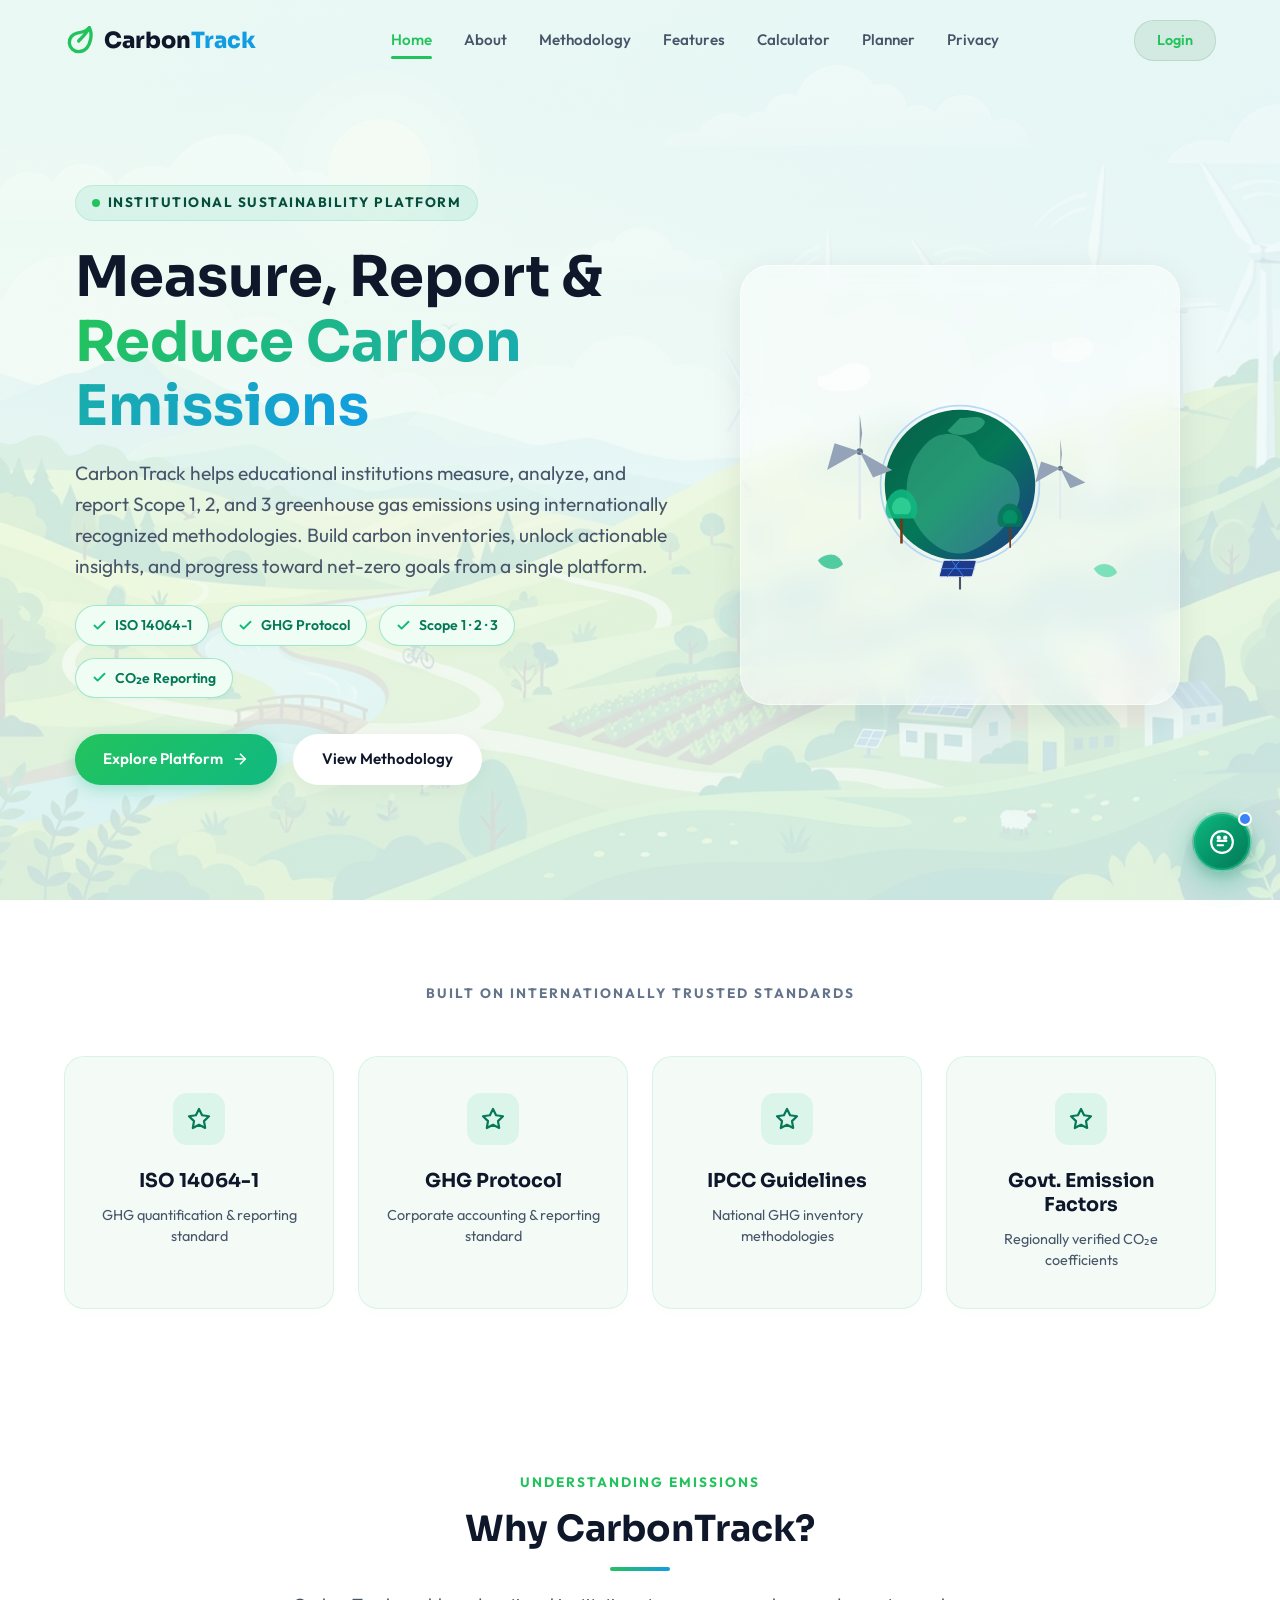
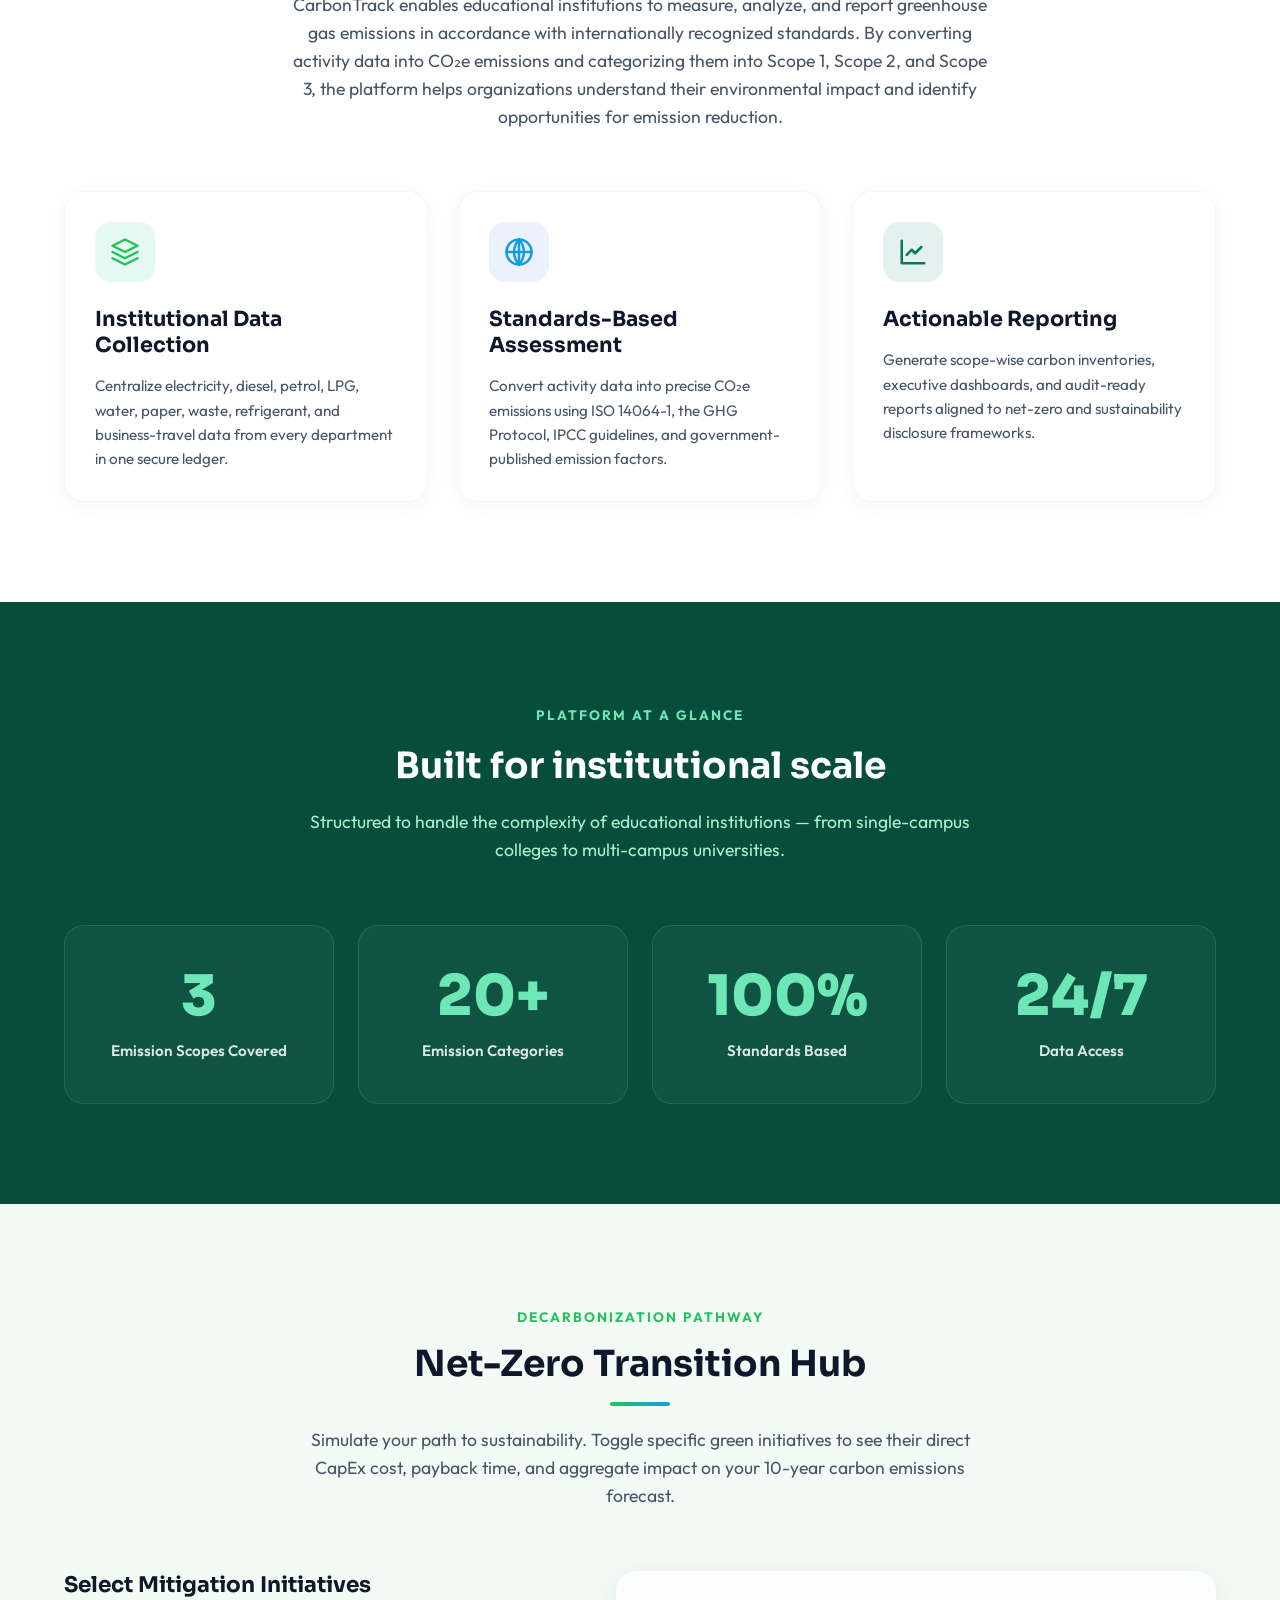
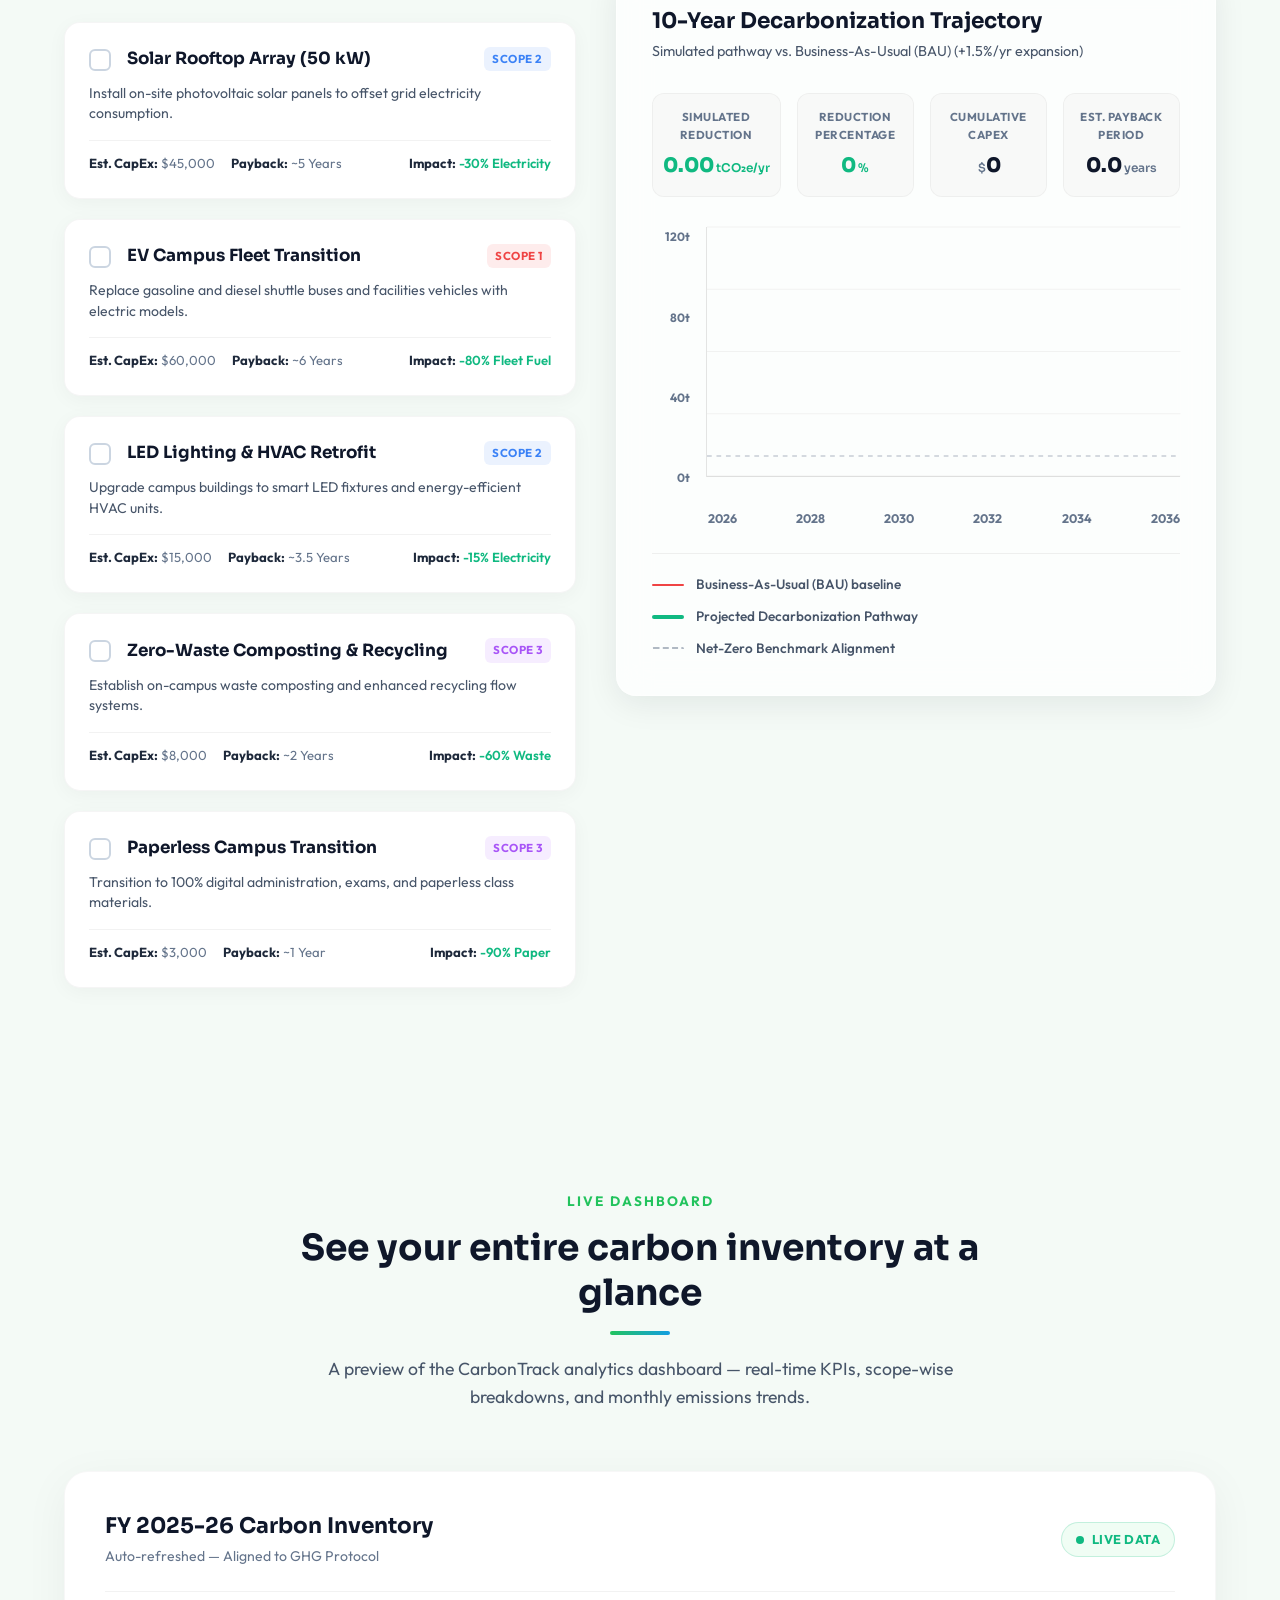
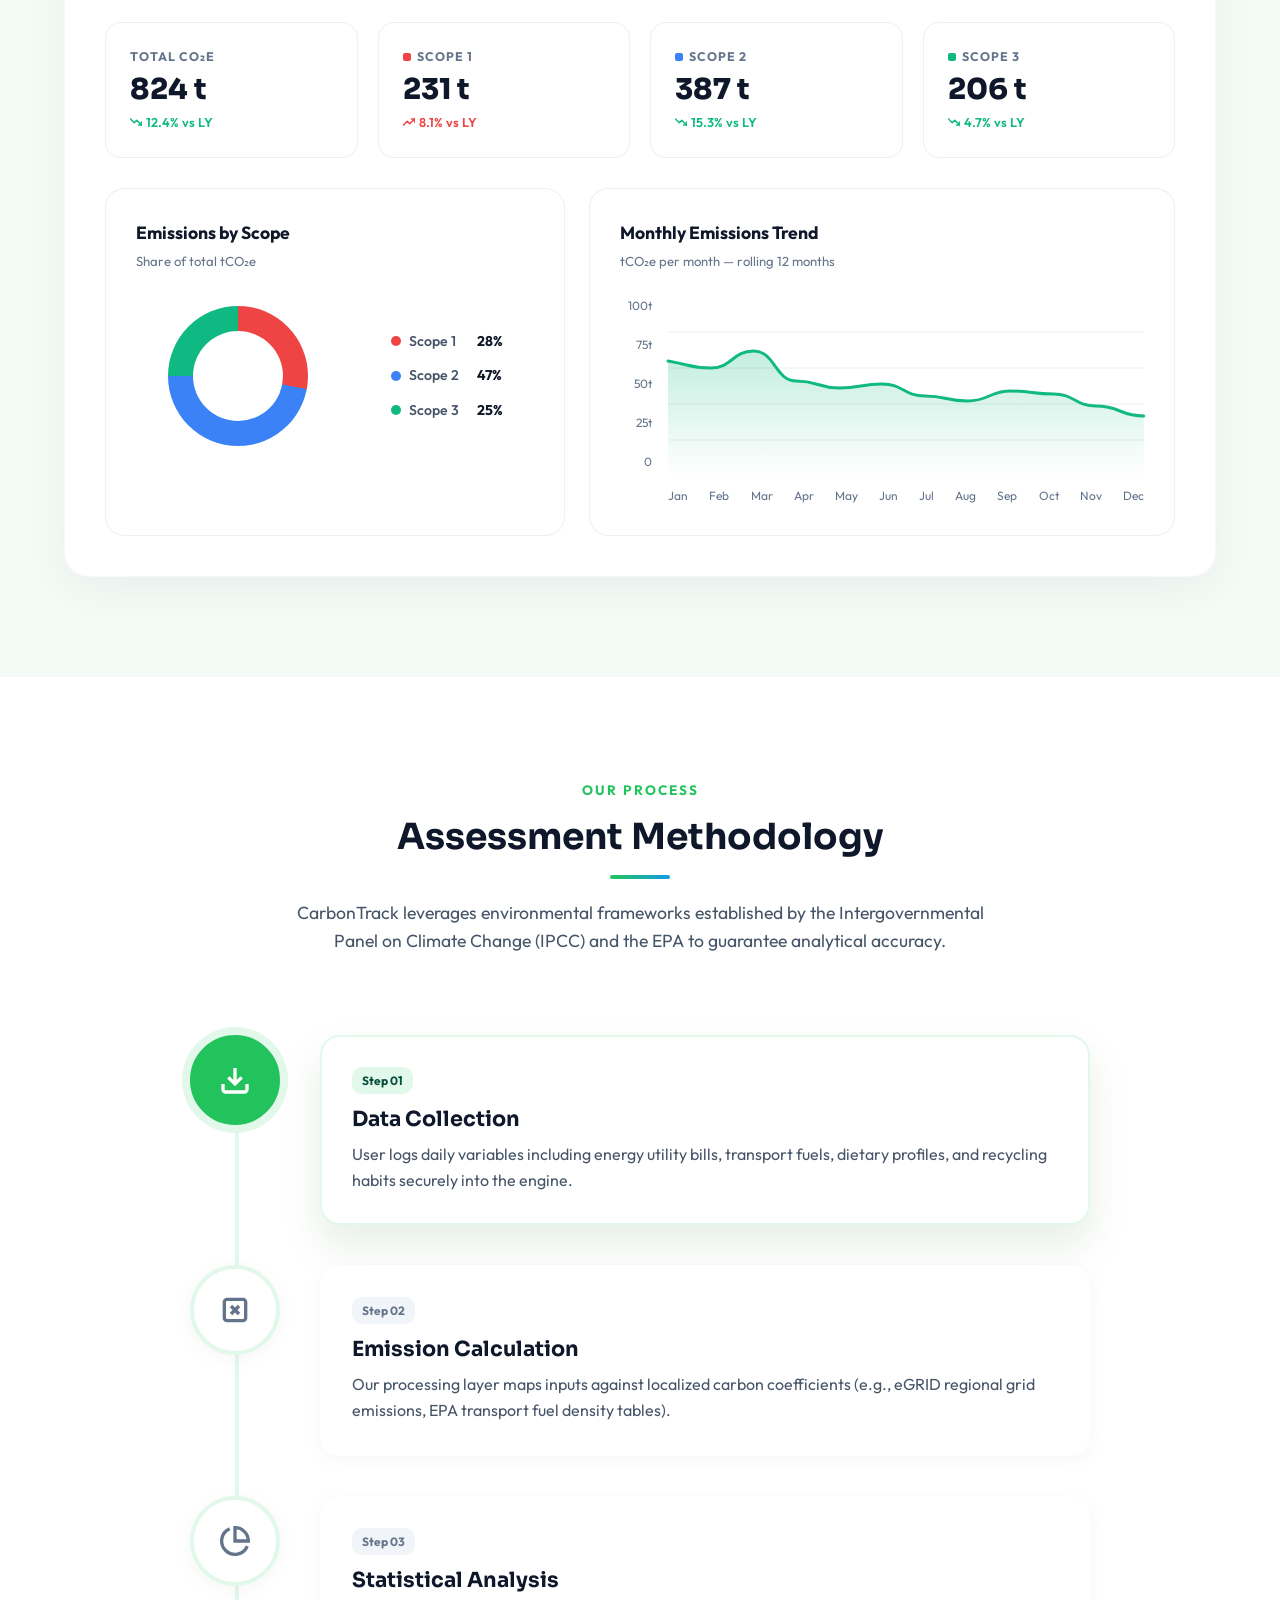
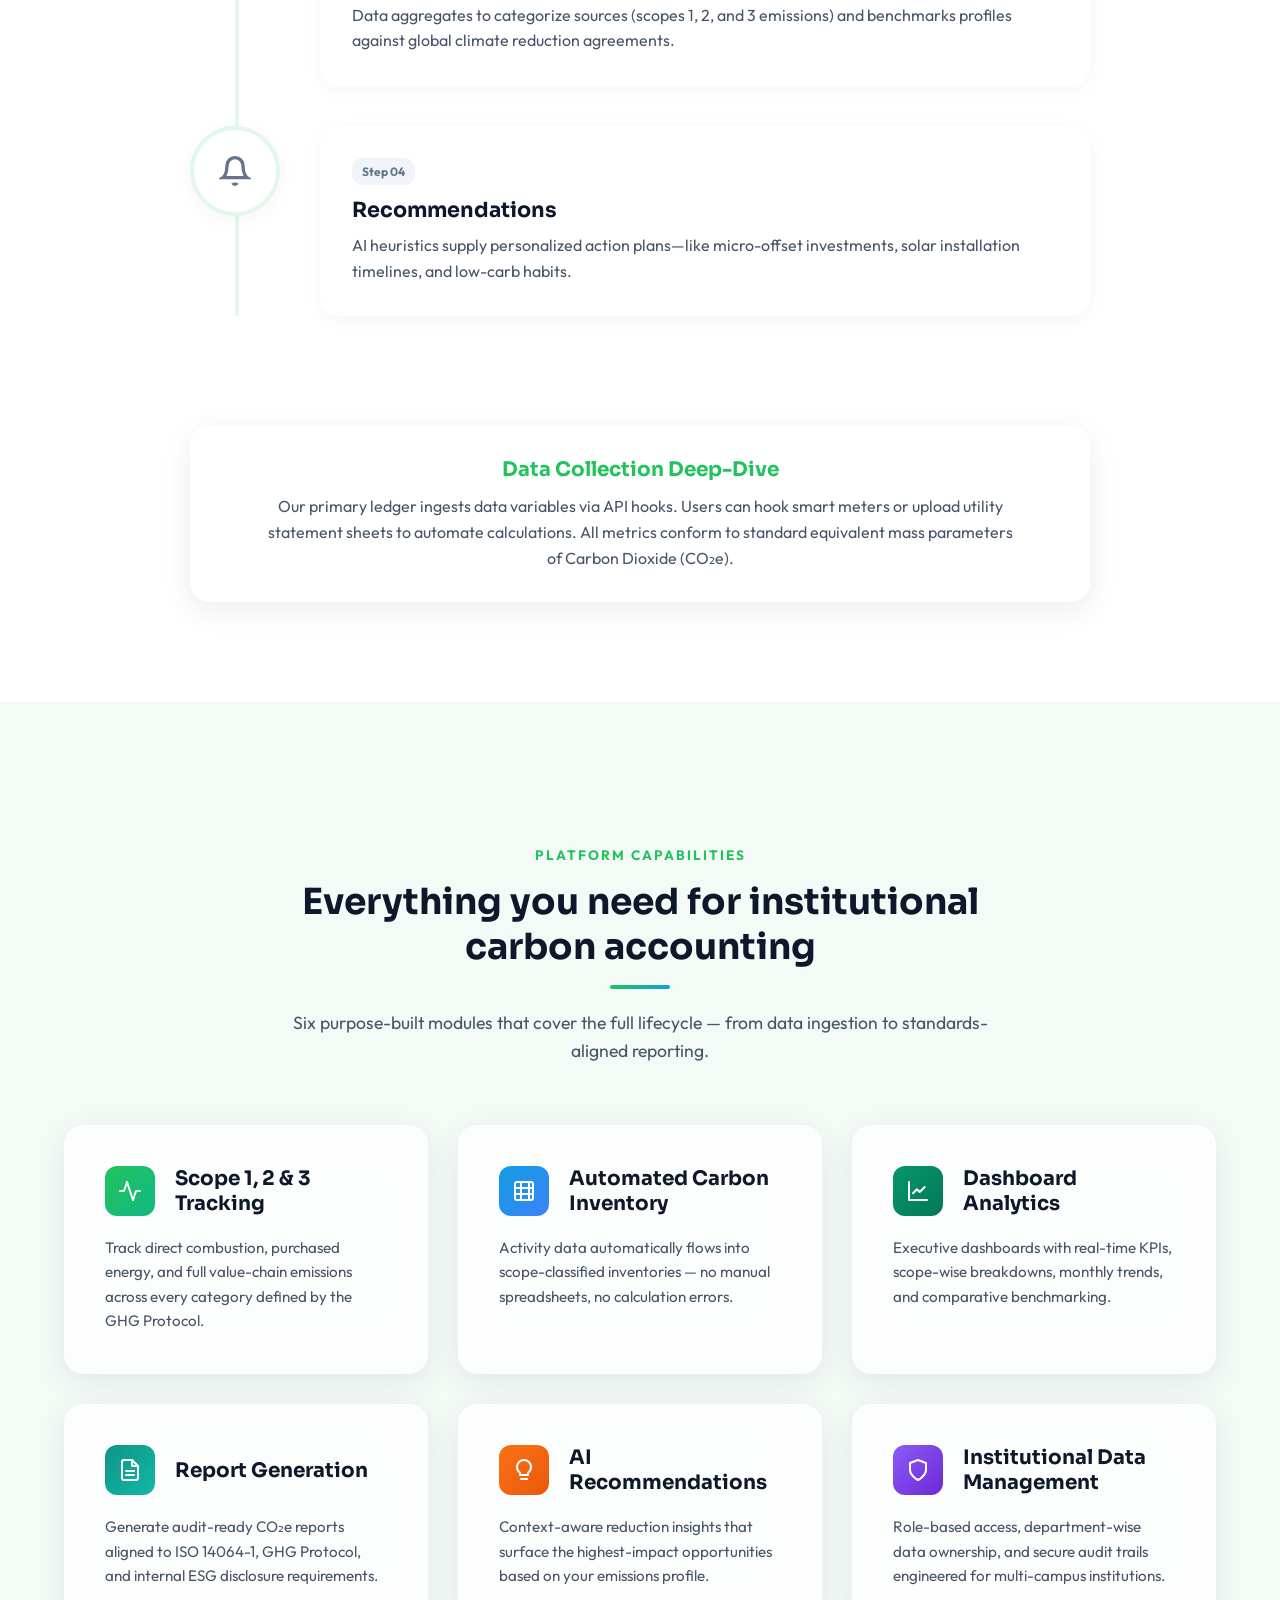
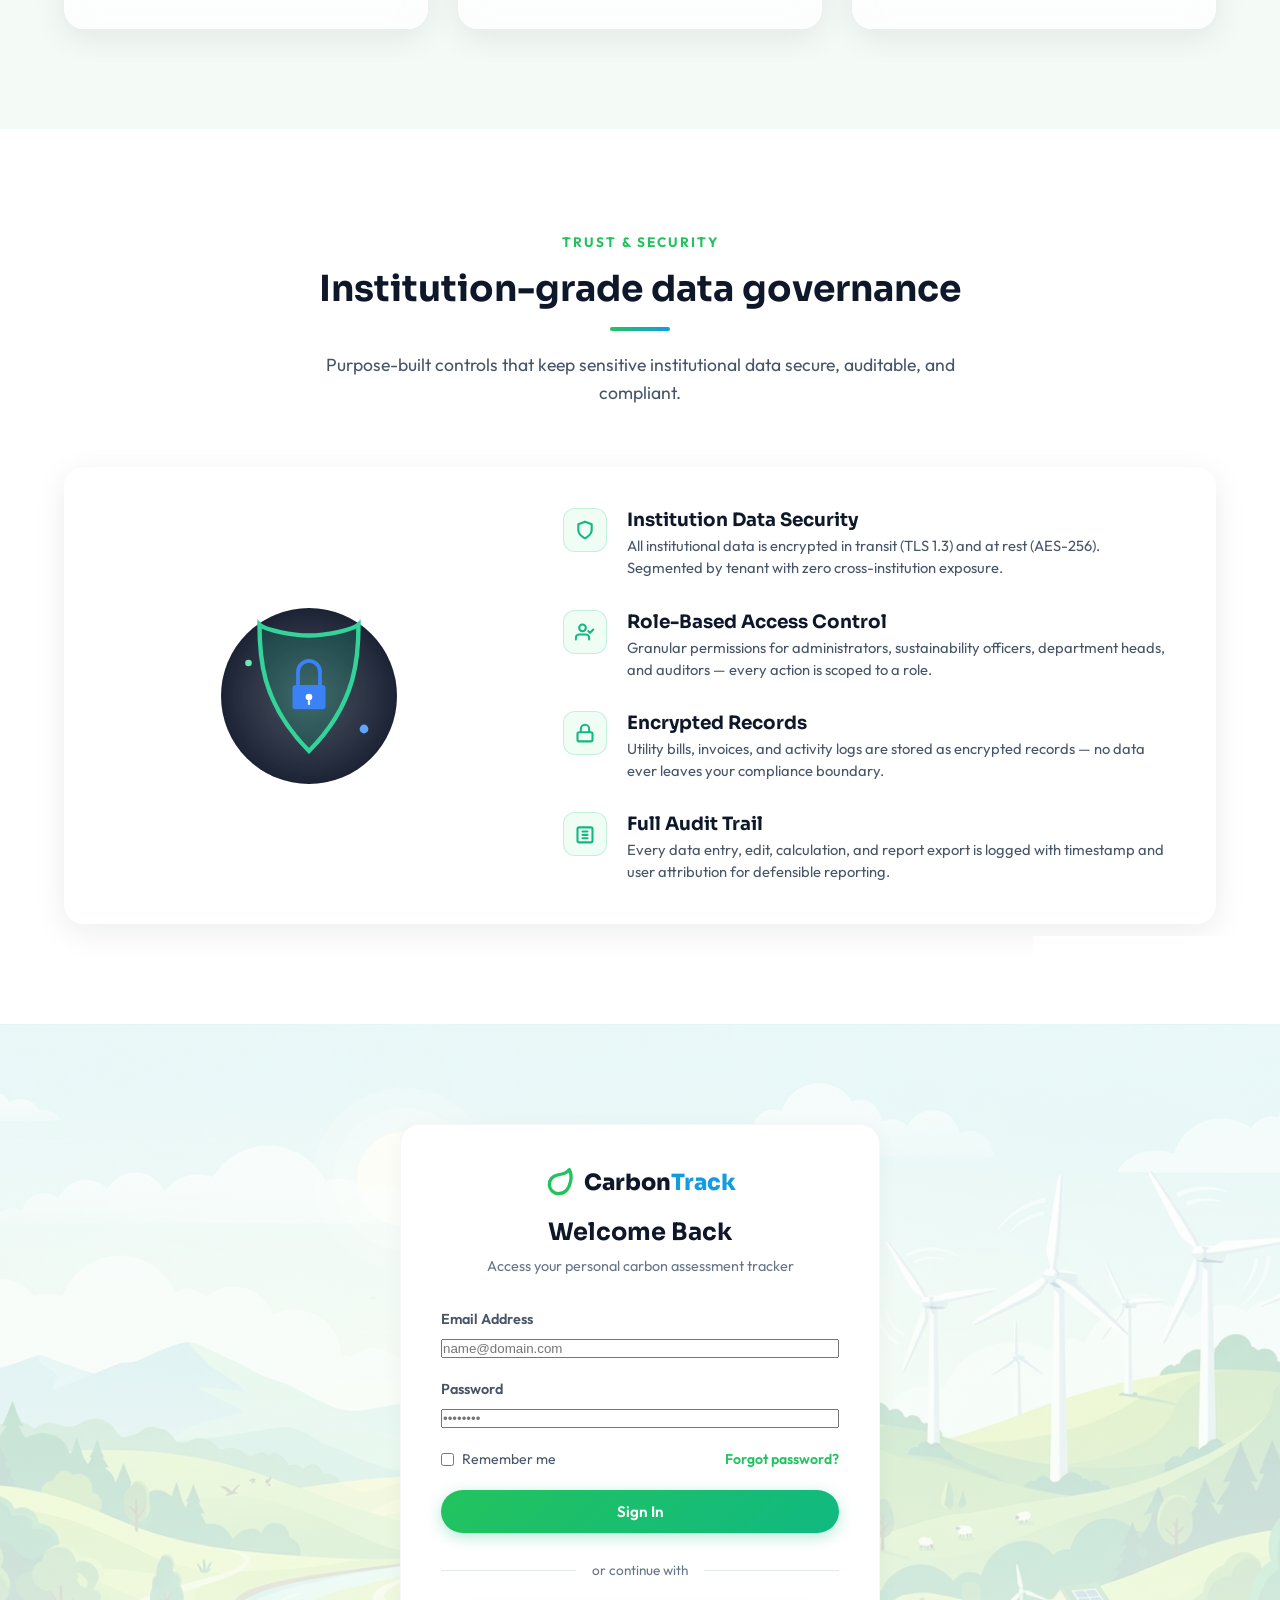
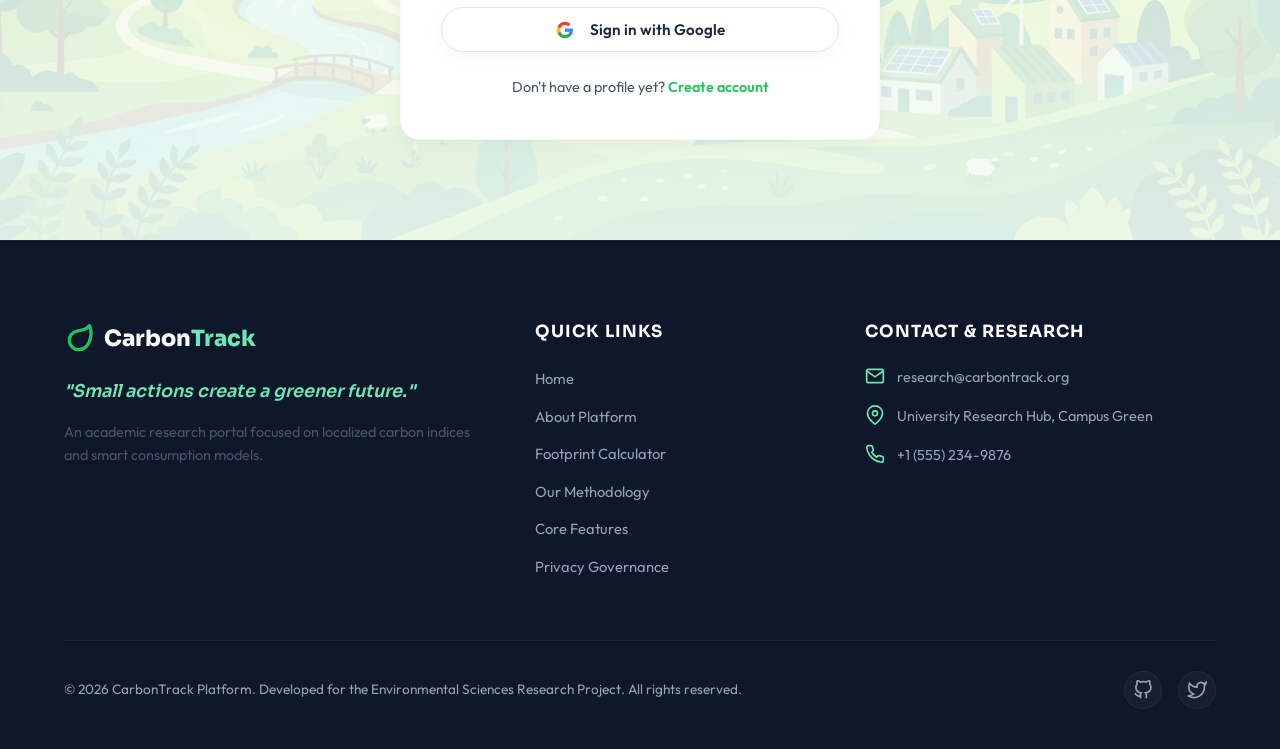
<file: carbontrack/index.html>
<!DOCTYPE html>
<html lang="en">
<head>
    <meta charset="UTF-8">
    <meta name="viewport" content="width=device-width, initial-scale=1.0">
    <title>CarbonTrack — Carbon Footprint Emission Assessment Platform</title>
    <!-- SEO Meta Tags -->
    <meta name="description" content="An advanced data-driven assessment platform to measure, analyze, and optimize carbon footprint emissions. Clean environmental themes, interactive calculator, and sustainability reports.">
    <meta name="keywords" content="carbon footprint, carbon emission, sustainability, greenhouse gases, climate change calculator, eco tracker">
    <!-- Google Fonts -->
    <link rel="preconnect" href="https://fonts.googleapis.com">
    <link rel="preconnect" href="https://fonts.gstatic.com" crossorigin>
    <link href="https://fonts.googleapis.com/css2?family=Outfit:wght@300;400;500;600;700;800&family=Sora:wght@400;600;700;800&display=swap" rel="stylesheet">
    <!-- Stylesheet -->
    <link rel="stylesheet" href="styles.css">
</head>
<body>

    <!-- Header / Navigation Bar -->
    <header class="navbar" id="navbar">
        <div class="nav-container">
            <a href="#home" class="logo" id="nav-logo">
                <svg class="logo-svg" viewBox="0 0 24 24" fill="none" stroke="currentColor" stroke-width="2.5" stroke-linecap="round" stroke-linejoin="round">
                    <path d="M11 20A7 7 0 0 1 9.8 6.1C15.5 5 17 4.48 19 2c1 2 2 3.5 1 8.5C18.4 18 14.5 20 11 20z"></path>
                    <path d="M19 2c-2.26 4.33-5.27 7.14-8 10"></path>
                </svg>
                <span>Carbon<span>Track</span></span>
            </a>
            
            <nav class="nav-menu" id="nav-menu">
                <a href="#home" class="nav-link active">Home</a>
                <a href="#about" class="nav-link">About</a>
                <a href="#methodology" class="nav-link">Methodology</a>
                <a href="#features" class="nav-link">Features</a>
                <a href="calculator.html" class="nav-link">Calculator</a>
                <a href="#planner" class="nav-link">Planner</a>
                <a href="#privacy" class="nav-link">Privacy</a>
                <a href="#login" class="nav-btn-login-mobile">Login</a>
            </nav>

            <div class="nav-actions">
                <a href="#login" class="btn-login-nav" id="login-nav-trigger">Login</a>
                <button class="hamburger-toggle" id="hamburger-toggle" aria-label="Toggle Menu">
                    <span></span>
                    <span></span>
                    <span></span>
                </button>
            </div>
        </div>
    </header>

    <!-- Hero Section -->
    <section class="hero-section" id="home">
        <div class="hero-bg-overlay"></div>
        <div class="hero-container">
            <div class="hero-content">
                <div class="hero-tagline">
                    <span class="pulse-dot"></span> Institutional Sustainability Platform
                </div>
                <h1 class="hero-title">Measure, Report &<br><span class="highlight-text">Reduce Carbon Emissions</span></h1>
                <p class="hero-subtitle">
                    CarbonTrack helps educational institutions measure, analyze, and report Scope 1, 2, and 3 greenhouse gas emissions using internationally recognized methodologies. Build carbon inventories, unlock actionable insights, and progress toward net-zero goals from a single platform.
                </p>
                <div class="hero-badges">
                    <div class="hero-badge-pill">
                        <svg class="badge-check-icon" viewBox="0 0 24 24" fill="none" stroke="currentColor" stroke-width="3" stroke-linecap="round" stroke-linejoin="round">
                            <polyline points="20 6 9 17 4 12"></polyline>
                        </svg>
                        <span>ISO 14064-1</span>
                    </div>
                    <div class="hero-badge-pill">
                        <svg class="badge-check-icon" viewBox="0 0 24 24" fill="none" stroke="currentColor" stroke-width="3" stroke-linecap="round" stroke-linejoin="round">
                            <polyline points="20 6 9 17 4 12"></polyline>
                        </svg>
                        <span>GHG Protocol</span>
                    </div>
                    <div class="hero-badge-pill">
                        <svg class="badge-check-icon" viewBox="0 0 24 24" fill="none" stroke="currentColor" stroke-width="3" stroke-linecap="round" stroke-linejoin="round">
                            <polyline points="20 6 9 17 4 12"></polyline>
                        </svg>
                        <span>Scope 1 · 2 · 3</span>
                    </div>
                    <div class="hero-badge-pill">
                        <svg class="badge-check-icon" viewBox="0 0 24 24" fill="none" stroke="currentColor" stroke-width="3" stroke-linecap="round" stroke-linejoin="round">
                            <polyline points="20 6 9 17 4 12"></polyline>
                        </svg>
                        <span>CO₂e Reporting</span>
                    </div>
                </div>
                <div class="hero-ctas">
                    <a href="calculator.html" class="btn btn-primary">
                        <span>Explore Platform</span>
                        <svg width="18" height="18" viewBox="0 0 24 24" fill="none" stroke="currentColor" stroke-width="2"><line x1="5" y1="12" x2="19" y2="12"></line><polyline points="12 5 19 12 12 19"></polyline></svg>
                    </a>
                    <a href="#methodology" class="btn btn-secondary">View Methodology</a>
                </div>
            </div>
            
            <!-- Graphic Container with Interactive Eco-Scene -->
            <div class="hero-visual">
                <div class="glass-scene-card">
                    <svg class="eco-illustration" viewBox="0 0 500 500" fill="none" xmlns="http://www.w3.org/2000/svg">
                        <!-- Sky Background & Clouds -->
                        <g class="sky-elements">
                            <path class="cloud-1" d="M80 120 C 100 120, 110 100, 130 105 C 145 108, 150 125, 130 135 C 110 140, 90 140, 80 130 Z" fill="white" fill-opacity="0.6"/>
                            <path class="cloud-2" d="M360 80 C 375 80, 385 70, 400 75 C 410 78, 415 90, 400 100 C 385 105, 370 105, 360 95 Z" fill="white" fill-opacity="0.4"/>
                        </g>

                        <!-- Glowing Sun -->
                        <circle cx="250" cy="250" r="160" stroke="url(#sun-glow)" stroke-width="1.5" stroke-dasharray="10 15" class="sun-orbit"/>
                        <circle cx="250" cy="250" r="120" stroke="rgba(255,255,255,0.15)" stroke-width="1"/>
                        
                        <!-- Stylized Earth Core -->
                        <g class="earth-group">
                            <circle cx="250" cy="250" r="90" fill="url(#earth-gradient)" class="earth-core"/>
                            <!-- Landmasses -->
                            <path d="M210 200 C 230 180, 260 190, 270 210 C 280 230, 310 220, 320 250 C 330 280, 290 320, 260 330 C 230 340, 200 310, 190 280 C 180 250, 190 220, 210 200 Z" fill="#6EE7B7" fill-opacity="0.3" class="earth-land"/>
                            <path d="M250 170 C 265 170, 275 165, 280 175 C 275 190, 245 195, 235 185 Z" fill="#6EE7B7" fill-opacity="0.35" class="earth-land"/>
                            <!-- Earth atmosphere ring -->
                            <circle cx="250" cy="250" r="95" stroke="#60A5FA" stroke-width="2" stroke-opacity="0.4" fill="none"/>
                        </g>

                        <!-- Eco-Grid Objects -->
                        <!-- Wind Turbine 1 (Left) -->
                        <g class="turbine" transform="translate(130, 210)">
                            <line x1="0" y1="0" x2="0" y2="80" stroke="#E2E8F0" stroke-width="3" stroke-linecap="round"/>
                            <g class="blades">
                                <circle cx="0" cy="0" r="4" fill="#64748B"/>
                                <path d="M0 0 L0 -45 L3 -22 Z" fill="#94A3B8"/>
                                <path d="M0 0 L39 22 L16 31 Z" fill="#94A3B8"/>
                                <path d="M0 0 L-39 22 L-30 -10 Z" fill="#94A3B8"/>
                            </g>
                        </g>
                        
                        <!-- Wind Turbine 2 (Right) -->
                        <g class="turbine fast" transform="translate(370, 230)">
                            <line x1="0" y1="0" x2="0" y2="60" stroke="#E2E8F0" stroke-width="2" stroke-linecap="round"/>
                            <g class="blades">
                                <circle cx="0" cy="0" r="3" fill="#64748B"/>
                                <path d="M0 0 L0 -35 L2 -17 Z" fill="#94A3B8"/>
                                <path d="M0 0 L30 17 L12 24 Z" fill="#94A3B8"/>
                                <path d="M0 0 L-30 17 L-23 -8 Z" fill="#94A3B8"/>
                            </g>
                        </g>

                        <!-- Swaying Trees -->
                        <g class="tree tree-left" transform="translate(180, 290)">
                            <path d="M0 0 L0 30" stroke="#78350F" stroke-width="3"/>
                            <path d="M-15 0 C -25 -10, -15 -35, 0 -35 C 15 -35, 25 -10, 15 0 Z" fill="#10B981" fill-opacity="0.85"/>
                            <path d="M-8 -5 C -15 -12, -10 -25, 0 -25 C 10 -25, 15 -12, 8 -5 Z" fill="#34D399" fill-opacity="0.8"/>
                        </g>
                        
                        <g class="tree tree-right" transform="translate(310, 300)">
                            <path d="M0 0 L0 25" stroke="#78350F" stroke-width="2"/>
                            <path d="M-12 0 C -20 -8, -12 -28, 0 -28 C 12 -28, 20 -8, 12 0 Z" fill="#047857" fill-opacity="0.85"/>
                            <path d="M-6 -4 C -12 -10, -8 -20, 0 -20 C 8 -20, 12 -10, 6 -4 Z" fill="#059669" fill-opacity="0.8"/>
                        </g>

                        <!-- Solar Panels -->
                        <g class="solar-panel" transform="translate(230, 340)">
                            <rect x="0" y="0" width="40" height="20" rx="2" transform="skewX(-15)" fill="#1E3A8A" stroke="#E2E8F0" stroke-width="1.5"/>
                            <line x1="10" y1="0" x2="30" y2="20" stroke="#3B82F6" stroke-width="1" transform="skewX(-15)"/>
                            <line x1="20" y1="0" x2="10" y2="20" stroke="#3B82F6" stroke-width="1" transform="skewX(-15)"/>
                            <line x1="0" y1="10" x2="40" y2="10" stroke="#3B82F6" stroke-width="1" transform="skewX(-15)"/>
                            <line x1="20" y1="20" x2="20" y2="35" stroke="#475569" stroke-width="2.5"/>
                        </g>

                        <!-- Animated Leaves floating -->
                        <path class="leaf-particle l1" d="M80 340 C90 330, 105 330, 110 345 C100 355, 85 350, 80 340 Z" fill="#10B981" fill-opacity="0.7"/>
                        <path class="leaf-particle l2" d="M410 350 C420 340, 435 345, 438 355 C428 365, 415 360, 410 350 Z" fill="#34D399" fill-opacity="0.6"/>

                        <!-- Gradients definition -->
                        <defs>
                            <radialGradient id="sun-glow" cx="50%" cy="50%" r="50%">
                                <stop offset="0%" stop-color="#34D399" stop-opacity="0.3"/>
                                <stop offset="60%" stop-color="#3B82F6" stop-opacity="0.1"/>
                                <stop offset="100%" stop-color="#FFFFFF" stop-opacity="0"/>
                            </radialGradient>
                            <linearGradient id="earth-gradient" x1="0%" y1="0%" x2="100%" y2="100%">
                                <stop offset="0%" stop-color="#065F46"/>
                                <stop offset="50%" stop-color="#047857"/>
                                <stop offset="100%" stop-color="#1E3A8A"/>
                            </linearGradient>
                        </defs>
                    </svg>
                </div>
            </div>
        </div>
    </section>

    <!-- Standards Section -->
    <section class="standards-section">
        <div class="container">
            <div class="standards-header text-center">
                <span class="standards-label">Built on Internationally Trusted Standards</span>
            </div>
            
            <div class="standards-grid">
                <!-- Standard 1 -->
                <div class="standard-card">
                    <div class="standard-icon-box">
                        <svg viewBox="0 0 24 24" fill="none" stroke="currentColor" stroke-width="2.2" stroke-linecap="round" stroke-linejoin="round" class="standard-icon">
                            <polygon points="12 2 15.09 8.26 22 9.27 17 14.14 18.18 21.02 12 17.77 5.82 21.02 7 14.14 2 9.27 8.91 8.26 12 2"></polygon>
                        </svg>
                    </div>
                    <h3>ISO 14064-1</h3>
                    <p>GHG quantification & reporting standard</p>
                </div>
                
                <!-- Standard 2 -->
                <div class="standard-card">
                    <div class="standard-icon-box">
                        <svg viewBox="0 0 24 24" fill="none" stroke="currentColor" stroke-width="2.2" stroke-linecap="round" stroke-linejoin="round" class="standard-icon">
                            <polygon points="12 2 15.09 8.26 22 9.27 17 14.14 18.18 21.02 12 17.77 5.82 21.02 7 14.14 2 9.27 8.91 8.26 12 2"></polygon>
                        </svg>
                    </div>
                    <h3>GHG Protocol</h3>
                    <p>Corporate accounting & reporting standard</p>
                </div>
                
                <!-- Standard 3 -->
                <div class="standard-card">
                    <div class="standard-icon-box">
                        <svg viewBox="0 0 24 24" fill="none" stroke="currentColor" stroke-width="2.2" stroke-linecap="round" stroke-linejoin="round" class="standard-icon">
                            <polygon points="12 2 15.09 8.26 22 9.27 17 14.14 18.18 21.02 12 17.77 5.82 21.02 7 14.14 2 9.27 8.91 8.26 12 2"></polygon>
                        </svg>
                    </div>
                    <h3>IPCC Guidelines</h3>
                    <p>National GHG inventory methodologies</p>
                </div>
                
                <!-- Standard 4 -->
                <div class="standard-card">
                    <div class="standard-icon-box">
                        <svg viewBox="0 0 24 24" fill="none" stroke="currentColor" stroke-width="2.2" stroke-linecap="round" stroke-linejoin="round" class="standard-icon">
                            <polygon points="12 2 15.09 8.26 22 9.27 17 14.14 18.18 21.02 12 17.77 5.82 21.02 7 14.14 2 9.27 8.91 8.26 12 2"></polygon>
                        </svg>
                    </div>
                    <h3>Govt. Emission Factors</h3>
                    <p>Regionally verified CO₂e coefficients</p>
                </div>
            </div>
        </div>
    </section>

    <!-- About Carbon Footprint Section -->
    <section class="about-section" id="about">
        <div class="container">
            <div class="section-header text-center">
                <span class="section-label">Understanding Emissions</span>
                <h2 class="section-title">Why CarbonTrack?</h2>
                <div class="title-bar"></div>
                <p class="section-desc">
                   CarbonTrack enables educational institutions to measure, analyze, and report greenhouse gas emissions in accordance with internationally recognized standards. By converting activity data into CO₂e emissions and categorizing them into Scope 1, Scope 2, and Scope 3, the platform helps organizations understand their environmental impact and identify opportunities for emission reduction.
                </p>
            </div>

            <div class="grid grid-3">
                <!-- Card 1 -->
                <div class="card about-card scroll-reveal">
                    <div class="card-icon-container">
                        <svg viewBox="0 0 24 24" fill="none" stroke="currentColor" stroke-width="2" stroke-linecap="round" stroke-linejoin="round" class="card-icon green">
                            <polygon points="12 2 2 7 12 12 22 7 12 2"></polygon>
                            <polyline points="2 17 12 22 22 17"></polyline>
                            <polyline points="2 12 12 17 22 12"></polyline>
                        </svg>
                    </div>
                    <h3>Institutional Data Collection</h3>
                    <p>Centralize electricity, diesel, petrol, LPG, water, paper, waste, refrigerant, and business-travel data from every department in one secure ledger.</p>
                </div>
                
                <!-- Card 2 -->
                <div class="card about-card scroll-reveal">
                    <div class="card-icon-container">
                        <svg viewBox="0 0 24 24" fill="none" stroke="currentColor" stroke-width="2" stroke-linecap="round" stroke-linejoin="round" class="card-icon blue">
                            <circle cx="12" cy="12" r="10"></circle>
                            <line x1="2" y1="12" x2="22" y2="12"></line>
                            <line x1="12" y1="2" x2="12" y2="22"></line>
                            <path d="M12 2a15.3 15.3 0 0 1 4 10 15.3 15.3 0 0 1-4 10 15.3 15.3 0 0 1-4-10 15.3 15.3 0 0 1 4-10z"></path>
                        </svg>
                    </div>
                    <h3>Standards-Based Assessment</h3>
                    <p>Convert activity data into precise CO₂e emissions using ISO 14064-1, the GHG Protocol, IPCC guidelines, and government-published emission factors.</p>
                </div>

                <!-- Card 3 -->
                <div class="card about-card scroll-reveal">
                    <div class="card-icon-container">
                        <svg viewBox="0 0 24 24" fill="none" stroke="currentColor" stroke-width="2" stroke-linecap="round" stroke-linejoin="round" class="card-icon emerald">
                            <path d="M3 3v18h18"></path>
                            <polyline points="18.7 8 13.7 13 10.9 10.2 7 14.3"></polyline>
                        </svg>
                    </div>
                    <h3>Actionable Reporting</h3>
                    <p>Generate scope-wise carbon inventories, executive dashboards, and audit-ready reports aligned to net-zero and sustainability disclosure frameworks.</p>
                </div>
            </div>
        </div>
    </section>

    <!-- Stats Section -->
    <section class="stats-section">
        <div class="container">
            <div class="stats-header text-center">
                <span class="stats-label">Platform at a Glance</span>
                <h2 class="stats-title">Built for institutional scale</h2>
                <p class="stats-desc">Structured to handle the complexity of educational institutions — from single-campus colleges to multi-campus universities.</p>
            </div>
            
            <div class="stats-grid">
                <!-- Stat 1 -->
                <div class="stat-card scroll-reveal">
                    <div class="stat-number">3</div>
                    <div class="stat-text">Emission Scopes Covered</div>
                </div>
                
                <!-- Stat 2 -->
                <div class="stat-card scroll-reveal">
                    <div class="stat-number">20+</div>
                    <div class="stat-text">Emission Categories</div>
                </div>
                
                <!-- Stat 3 -->
                <div class="stat-card scroll-reveal">
                    <div class="stat-number">100%</div>
                    <div class="stat-text">Standards Based</div>
                </div>
                
                <!-- Stat 4 -->
                <div class="stat-card scroll-reveal">
                    <div class="stat-number">24/7</div>
                    <div class="stat-text">Data Access</div>
                </div>
            </div>
        </div>
    </section>



    <!-- Net-Zero Transition Planner & Forecast Section -->
    <section class="planner-section" id="planner">
        <div class="container">
            <div class="section-header text-center">
                <span class="section-label">Decarbonization Pathway</span>
                <h2 class="section-title">Net-Zero Transition Hub</h2>
                <div class="title-bar"></div>
                <p class="section-desc">
                    Simulate your path to sustainability. Toggle specific green initiatives to see their direct CapEx cost, payback time, and aggregate impact on your 10-year carbon emissions forecast.
                </p>
            </div>

            <div class="planner-wrapper">
                <!-- Left: Checklist of Initiatives -->
                <div class="planner-initiatives">
                    <h3 class="planner-subtitle">Select Mitigation Initiatives</h3>
                    <div class="initiatives-list">
                        
                        <!-- Initiative 1 -->
                        <label class="initiative-card glass-card" for="init-solar">
                            <div class="initiative-header">
                                <input type="checkbox" id="init-solar">
                                <span class="custom-checkbox"></span>
                                <div class="initiative-title-box">
                                    <h4>Solar Rooftop Array (50 kW)</h4>
                                    <span class="init-scope-badge scope2">Scope 2</span>
                                </div>
                            </div>
                            <p class="initiative-desc">Install on-site photovoltaic solar panels to offset grid electricity consumption.</p>
                            <div class="initiative-meta">
                                <span><strong>Est. CapEx:</strong> $45,000</span>
                                <span><strong>Payback:</strong> ~5 Years</span>
                                <span class="savings-text"><strong>Impact:</strong> -30% Electricity</span>
                            </div>
                        </label>

                        <!-- Initiative 2 -->
                        <label class="initiative-card glass-card" for="init-ev">
                            <div class="initiative-header">
                                <input type="checkbox" id="init-ev">
                                <span class="custom-checkbox"></span>
                                <div class="initiative-title-box">
                                    <h4>EV Campus Fleet Transition</h4>
                                    <span class="init-scope-badge scope1">Scope 1</span>
                                </div>
                            </div>
                            <p class="initiative-desc">Replace gasoline and diesel shuttle buses and facilities vehicles with electric models.</p>
                            <div class="initiative-meta">
                                <span><strong>Est. CapEx:</strong> $60,000</span>
                                <span><strong>Payback:</strong> ~6 Years</span>
                                <span class="savings-text"><strong>Impact:</strong> -80% Fleet Fuel</span>
                            </div>
                        </label>

                        <!-- Initiative 3 -->
                        <label class="initiative-card glass-card" for="init-led">
                            <div class="initiative-header">
                                <input type="checkbox" id="init-led">
                                <span class="custom-checkbox"></span>
                                <div class="initiative-title-box">
                                    <h4>LED Lighting & HVAC Retrofit</h4>
                                    <span class="init-scope-badge scope2">Scope 2</span>
                                </div>
                            </div>
                            <p class="initiative-desc">Upgrade campus buildings to smart LED fixtures and energy-efficient HVAC units.</p>
                            <div class="initiative-meta">
                                <span><strong>Est. CapEx:</strong> $15,000</span>
                                <span><strong>Payback:</strong> ~3.5 Years</span>
                                <span class="savings-text"><strong>Impact:</strong> -15% Electricity</span>
                            </div>
                        </label>

                        <!-- Initiative 4 -->
                        <label class="initiative-card glass-card" for="init-waste">
                            <div class="initiative-header">
                                <input type="checkbox" id="init-waste">
                                <span class="custom-checkbox"></span>
                                <div class="initiative-title-box">
                                    <h4>Zero-Waste Composting & Recycling</h4>
                                    <span class="init-scope-badge scope3">Scope 3</span>
                                </div>
                            </div>
                            <p class="initiative-desc">Establish on-campus waste composting and enhanced recycling flow systems.</p>
                            <div class="initiative-meta">
                                <span><strong>Est. CapEx:</strong> $8,000</span>
                                <span><strong>Payback:</strong> ~2 Years</span>
                                <span class="savings-text"><strong>Impact:</strong> -60% Waste</span>
                            </div>
                        </label>

                        <!-- Initiative 5 -->
                        <label class="initiative-card glass-card" for="init-paper">
                            <div class="initiative-header">
                                <input type="checkbox" id="init-paper">
                                <span class="custom-checkbox"></span>
                                <div class="initiative-title-box">
                                    <h4>Paperless Campus Transition</h4>
                                    <span class="init-scope-badge scope3">Scope 3</span>
                                </div>
                            </div>
                            <p class="initiative-desc">Transition to 100% digital administration, exams, and paperless class materials.</p>
                            <div class="initiative-meta">
                                <span><strong>Est. CapEx:</strong> $3,000</span>
                                <span><strong>Payback:</strong> ~1 Year</span>
                                <span class="savings-text"><strong>Impact:</strong> -90% Paper</span>
                            </div>
                        </label>

                    </div>
                </div>

                <!-- Right: 10-Year Trajectory SVG Chart and Summary KPIs -->
                <div class="planner-chart-card glass-card">
                    <div class="planner-chart-header">
                        <h3>10-Year Decarbonization Trajectory</h3>
                        <p>Simulated pathway vs. Business-As-Usual (BAU) (+1.5%/yr expansion)</p>
                    </div>

                    <!-- Forecast KPI Summary Row -->
                    <div class="planner-kpis">
                        <div class="planner-kpi">
                            <span class="kpi-label">Simulated Reduction</span>
                            <div class="kpi-value-wrapper text-emerald">
                                <span class="kpi-num" id="planner-reduction-tons">0.00</span>
                                <span class="kpi-unit">tCO₂e/yr</span>
                            </div>
                        </div>
                        <div class="planner-kpi">
                            <span class="kpi-label">Reduction Percentage</span>
                            <div class="kpi-value-wrapper text-emerald">
                                <span class="kpi-num" id="planner-reduction-pct">0</span>
                                <span class="kpi-unit">%</span>
                            </div>
                        </div>
                        <div class="planner-kpi">
                            <span class="kpi-label">Cumulative CapEx</span>
                            <div class="kpi-value-wrapper">
                                <span class="kpi-unit">$</span>
                                <span class="kpi-num" id="planner-total-capex">0</span>
                            </div>
                        </div>
                        <div class="planner-kpi">
                            <span class="kpi-label">Est. Payback Period</span>
                            <div class="kpi-value-wrapper">
                                <span class="kpi-num" id="planner-avg-payback">0.0</span>
                                <span class="kpi-unit">years</span>
                            </div>
                        </div>
                    </div>

                    <!-- Forecast SVG Graph -->
                    <div class="forecast-chart-container">
                        <div class="y-axis-labels-forecast">
                            <span class="y-label-max" id="forecast-y-max">120t</span>
                            <span class="y-label-mid2" id="forecast-y-mid2">80t</span>
                            <span class="y-label-mid1" id="forecast-y-mid1">40t</span>
                            <span class="y-label-min" id="forecast-y-min">0t</span>
                        </div>
                        
                        <div class="forecast-chart-wrapper" id="forecast-chart-wrapper">
                            <svg class="forecast-chart-svg" viewBox="0 0 500 250" preserveAspectRatio="none">
                                <defs>
                                    <linearGradient id="forecast-grad-emerald" x1="0" y1="0" x2="0" y2="1">
                                        <stop offset="0%" stop-color="#10B981" stop-opacity="0.35"/>
                                        <stop offset="100%" stop-color="#10B981" stop-opacity="0.0"/>
                                    </linearGradient>
                                    <linearGradient id="forecast-grad-grey" x1="0" y1="0" x2="0" y2="1">
                                        <stop offset="0%" stop-color="#ef4444" stop-opacity="0.1"/>
                                        <stop offset="100%" stop-color="#ef4444" stop-opacity="0.0"/>
                                    </linearGradient>
                                </defs>
                                
                                <!-- Grid Lines -->
                                <line x1="0" y1="0" x2="500" y2="0" class="chart-grid-line-svg" />
                                <line x1="0" y1="62.5" x2="500" y2="62.5" class="chart-grid-line-svg" />
                                <line x1="0" y1="125" x2="500" y2="125" class="chart-grid-line-svg" />
                                <line x1="0" y1="187.5" x2="500" y2="187.5" class="chart-grid-line-svg" />
                                <line x1="0" y1="250" x2="500" y2="250" class="chart-grid-line-svg" />
                                
                                <!-- Target Net-Zero Indicator line -->
                                <line x1="0" y1="230" x2="500" y2="230" class="chart-net-zero-line" stroke-dasharray="5 5" />
                                
                                <!-- Baseline BAU Area and Path -->
                                <path id="chart-path-bau-area" d="" fill="url(#forecast-grad-grey)" />
                                <path id="chart-path-bau" d="" fill="none" stroke="#ef4444" stroke-width="2.5" stroke-dasharray="6 4" />

                                <!-- Decarbonization Area and Path -->
                                <path id="chart-path-decarb-area" d="" fill="url(#forecast-grad-emerald)" />
                                <path id="chart-path-decarb" d="" fill="none" stroke="#10B981" stroke-width="3.5" />
                            </svg>
                        </div>
                    </div>

                    <!-- X Axis Labels -->
                    <div class="forecast-x-axis">
                        <span>2026</span>
                        <span>2028</span>
                        <span>2030</span>
                        <span>2032</span>
                        <span>2034</span>
                        <span>2036</span>
                    </div>

                    <!-- Chart Legend -->
                    <div class="forecast-legend">
                        <div class="legend-item">
                            <span class="legend-line line-bau"></span>
                            <span>Business-As-Usual (BAU) baseline</span>
                        </div>
                        <div class="legend-item">
                            <span class="legend-line line-decarb"></span>
                            <span>Projected Decarbonization Pathway</span>
                        </div>
                        <div class="legend-item">
                            <span class="legend-line line-target"></span>
                            <span>Net-Zero Benchmark Alignment</span>
                        </div>
                    </div>
                </div>
            </div>
        </div>
    </section>

    <!-- Dashboard Section -->
    <section class="dashboard-section" id="dashboard">
        <div class="container">
            <div class="section-header text-center">
                <span class="section-label">Live Dashboard</span>
                <h2 class="section-title">See your entire carbon inventory at a glance</h2>
                <div class="title-bar"></div>
                <p class="section-desc">A preview of the CarbonTrack analytics dashboard — real-time KPIs, scope-wise breakdowns, and monthly emissions trends.</p>
            </div>
            
            <div class="dashboard-frame scroll-reveal">
                <!-- Dashboard Top Header -->
                <div class="dashboard-top">
                    <div class="dashboard-title-box">
                        <h3>FY 2025-26 Carbon Inventory</h3>
                        <p>Auto-refreshed — Aligned to GHG Protocol</p>
                    </div>
                    <div class="dashboard-status">
                        <span class="live-dot"></span>
                        <span>Live Data</span>
                    </div>
                </div>
                
                <!-- KPI Row -->
                <div class="kpi-grid">
                    <!-- KPI 1 -->
                    <div class="kpi-card">
                        <span class="kpi-title">Total CO₂e</span>
                        <h4 class="kpi-value">824 t</h4>
                        <span class="kpi-change decrease">
                            <svg width="12" height="12" viewBox="0 0 24 24" fill="none" stroke="currentColor" stroke-width="3" stroke-linecap="round" stroke-linejoin="round"><polyline points="23 18 13.5 8.5 8.5 13.5 1 6"></polyline><polyline points="17 18 23 18 23 12"></polyline></svg>
                            12.4% vs LY
                        </span>
                    </div>
                    <!-- KPI 2 -->
                    <div class="kpi-card">
                        <span class="kpi-title"><span class="color-indicator scope1"></span>Scope 1</span>
                        <h4 class="kpi-value">231 t</h4>
                        <span class="kpi-change increase">
                            <svg width="12" height="12" viewBox="0 0 24 24" fill="none" stroke="currentColor" stroke-width="3" stroke-linecap="round" stroke-linejoin="round"><polyline points="23 6 13.5 15.5 8.5 10.5 1 18"></polyline><polyline points="17 6 23 6 23 12"></polyline></svg>
                            8.1% vs LY
                        </span>
                    </div>
                    <!-- KPI 3 -->
                    <div class="kpi-card">
                        <span class="kpi-title"><span class="color-indicator scope2"></span>Scope 2</span>
                        <h4 class="kpi-value">387 t</h4>
                        <span class="kpi-change decrease">
                            <svg width="12" height="12" viewBox="0 0 24 24" fill="none" stroke="currentColor" stroke-width="3" stroke-linecap="round" stroke-linejoin="round"><polyline points="23 18 13.5 8.5 8.5 13.5 1 6"></polyline><polyline points="17 18 23 18 23 12"></polyline></svg>
                            15.3% vs LY
                        </span>
                    </div>
                    <!-- KPI 4 -->
                    <div class="kpi-card">
                        <span class="kpi-title"><span class="color-indicator scope3"></span>Scope 3</span>
                        <h4 class="kpi-value">206 t</h4>
                        <span class="kpi-change decrease">
                            <svg width="12" height="12" viewBox="0 0 24 24" fill="none" stroke="currentColor" stroke-width="3" stroke-linecap="round" stroke-linejoin="round"><polyline points="23 18 13.5 8.5 8.5 13.5 1 6"></polyline><polyline points="17 18 23 18 23 12"></polyline></svg>
                            4.7% vs LY
                        </span>
                    </div>
                </div>
                
                <!-- Charts Grid -->
                <div class="charts-grid">
                    <!-- Donut Chart Card -->
                    <div class="chart-card">
                        <div class="chart-header">
                            <h5>Emissions by Scope</h5>
                            <p>Share of total tCO₂e</p>
                        </div>
                        <div class="donut-chart-container">
                            <div class="donut-chart">
                                <div class="donut-center"></div>
                            </div>
                            <div class="donut-legend">
                                <div class="legend-item">
                                    <span class="legend-dot scope1"></span>
                                    <span class="legend-name">Scope 1</span>
                                    <span class="legend-pct">28%</span>
                                </div>
                                <div class="legend-item">
                                    <span class="legend-dot scope2"></span>
                                    <span class="legend-name">Scope 2</span>
                                    <span class="legend-pct">47%</span>
                                </div>
                                <div class="legend-item">
                                    <span class="legend-dot scope3"></span>
                                    <span class="legend-name">Scope 3</span>
                                    <span class="legend-pct">25%</span>
                                </div>
                            </div>
                        </div>
                    </div>
                    
                    <!-- Line/Area Chart Card -->
                    <div class="chart-card">
                        <div class="chart-header">
                            <h5>Monthly Emissions Trend</h5>
                            <p>tCO₂e per month — rolling 12 months</p>
                        </div>
                        <div class="trend-chart-container">
                            <div class="y-axis-labels">
                                <span>100t</span>
                                <span>75t</span>
                                <span>50t</span>
                                <span>25t</span>
                                <span>0</span>
                            </div>
                            <div class="trend-chart-wrapper">
                                <svg class="trend-chart-svg" viewBox="0 0 500 180" preserveAspectRatio="none">
                                    <defs>
                                        <linearGradient id="chart-grad" x1="0" y1="0" x2="0" y2="1">
                                            <stop offset="0%" stop-color="#10b981" stop-opacity="0.25"/>
                                            <stop offset="100%" stop-color="#10b981" stop-opacity="0"/>
                                        </linearGradient>
                                    </defs>
                                    <!-- Horizontal Grid Lines -->
                                    <line x1="0" y1="36" x2="500" y2="36" stroke="#f1f5f9" stroke-width="1.5" />
                                    <line x1="0" y1="72" x2="500" y2="72" stroke="#f1f5f9" stroke-width="1.5" />
                                    <line x1="0" y1="108" x2="500" y2="108" stroke="#f1f5f9" stroke-width="1.5" />
                                    <line x1="0" y1="144" x2="500" y2="144" stroke="#f1f5f9" stroke-width="1.5" />
                                    
                                    <!-- Area Fill Path -->
                                    <path d="M 0 65 C 22.5 68.5, 22.5 72, 45 72 C 67.5 72, 67.5 55, 90 55 C 112.5 55, 112.5 85, 135 85 C 157.5 85, 157.5 92, 180 92 C 202.5 92, 202.5 88, 225 88 C 247.5 88, 247.5 100, 270 100 C 292.5 100, 292.5 105, 315 105 C 337.5 105, 337.5 95, 360 95 C 382.5 95, 382.5 98, 405 98 C 427.5 98, 427.5 110, 450 110 C 475 110, 475 120, 500 120 L 500 180 L 0 180 Z" fill="url(#chart-grad)" />
                                    
                                    <!-- Line Path -->
                                    <path d="M 0 65 C 22.5 68.5, 22.5 72, 45 72 C 67.5 72, 67.5 55, 90 55 C 112.5 55, 112.5 85, 135 85 C 157.5 85, 157.5 92, 180 92 C 202.5 92, 202.5 88, 225 88 C 247.5 88, 247.5 100, 270 100 C 292.5 100, 292.5 105, 315 105 C 337.5 105, 337.5 95, 360 95 C 382.5 95, 382.5 98, 405 98 C 427.5 98, 427.5 110, 450 110 C 475 110, 475 120, 500 120" fill="none" stroke="#10b981" stroke-width="3" stroke-linecap="round" />
                                </svg>
                            </div>
                        </div>
                        <div class="x-axis-labels">
                            <span>Jan</span>
                            <span>Feb</span>
                            <span>Mar</span>
                            <span>Apr</span>
                            <span>May</span>
                            <span>Jun</span>
                            <span>Jul</span>
                            <span>Aug</span>
                            <span>Sep</span>
                            <span>Oct</span>
                            <span>Nov</span>
                            <span>Dec</span>
                        </div>
                    </div>
                </div>
            </div>
        </div>
    </section>

    <!-- Methodology Section -->
    <section class="methodology-section" id="methodology">
        <div class="container">
            <div class="section-header text-center">
                <span class="section-label">Our Process</span>
                <h2 class="section-title">Assessment Methodology</h2>
                <div class="title-bar"></div>
                <p class="section-desc">
                    CarbonTrack leverages environmental frameworks established by the Intergovernmental Panel on Climate Change (IPCC) and the EPA to guarantee analytical accuracy.
                </p>
            </div>

            <!-- Interactive visual timeline -->
            <div class="timeline-container">
                <div class="timeline-line"></div>
                
                <!-- Step 1 -->
                <div class="timeline-step active" data-step="1">
                    <div class="timeline-marker">
                        <svg viewBox="0 0 24 24" fill="none" stroke="currentColor" stroke-width="2.5" class="timeline-icon">
                            <path d="M21 15v4a2 2 0 0 1-2 2H5a2 2 0 0 1-2-2v-4"></path>
                            <polyline points="7 10 12 15 17 10"></polyline>
                            <line x1="12" y1="15" x2="12" y2="3"></line>
                        </svg>
                    </div>
                    <div class="timeline-content card">
                        <span class="step-badge">Step 01</span>
                        <h3>Data Collection</h3>
                        <p>User logs daily variables including energy utility bills, transport fuels, dietary profiles, and recycling habits securely into the engine.</p>
                    </div>
                </div>

                <!-- Step 2 -->
                <div class="timeline-step" data-step="2">
                    <div class="timeline-marker">
                        <svg viewBox="0 0 24 24" fill="none" stroke="currentColor" stroke-width="2.5" class="timeline-icon">
                            <rect x="4" y="4" width="16" height="16" rx="2" ry="2"></rect>
                            <line x1="9" y1="9" x2="15" y2="15"></line>
                            <line x1="15" y1="9" x2="9" y2="15"></line>
                        </svg>
                    </div>
                    <div class="timeline-content card">
                        <span class="step-badge">Step 02</span>
                        <h3>Emission Calculation</h3>
                        <p>Our processing layer maps inputs against localized carbon coefficients (e.g., eGRID regional grid emissions, EPA transport fuel density tables).</p>
                    </div>
                </div>

                <!-- Step 3 -->
                <div class="timeline-step" data-step="3">
                    <div class="timeline-marker">
                        <svg viewBox="0 0 24 24" fill="none" stroke="currentColor" stroke-width="2.5" class="timeline-icon">
                            <path d="M21.21 15.89A10 10 0 1 1 8 2.83"></path>
                            <path d="M22 12A10 10 0 0 0 12 2v10z"></path>
                        </svg>
                    </div>
                    <div class="timeline-content card">
                        <span class="step-badge">Step 03</span>
                        <h3>Statistical Analysis</h3>
                        <p>Data aggregates to categorize sources (scopes 1, 2, and 3 emissions) and benchmarks profiles against global climate reduction agreements.</p>
                    </div>
                </div>

                <!-- Step 4 -->
                <div class="timeline-step" data-step="4">
                    <div class="timeline-marker">
                        <svg viewBox="0 0 24 24" fill="none" stroke="currentColor" stroke-width="2.5" class="timeline-icon">
                            <path d="M18 8A6 6 0 0 0 6 8c0 7-3 9-3 9h18s-3-2-3-9"></path>
                            <path d="M13.73 21a2 2 0 0 1-3.46 0"></path>
                        </svg>
                    </div>
                    <div class="timeline-content card">
                        <span class="step-badge">Step 04</span>
                        <h3>Recommendations</h3>
                        <p>AI heuristics supply personalized action plans—like micro-offset investments, solar installation timelines, and low-carb habits.</p>
                    </div>
                </div>
            </div>

            <!-- Methodology Details Panel (Changes dynamically depending on active step click) -->
            <div class="methodology-details-panel glass-card text-center" id="methodology-details">
                <h4 id="detail-title">Data Collection Deep-Dive</h4>
                <p id="detail-desc">Our primary ledger ingests data variables via API hooks. Users can hook smart meters or upload utility statement sheets to automate calculations. All metrics conform to standard equivalent mass parameters of Carbon Dioxide (CO₂e).</p>
            </div>
        </div>
    </section>

    <!-- Features Section -->
    <section class="features-section" id="features">
        <div class="container">
            <div class="section-header text-center">
                <span class="section-label">Platform Capabilities</span>
                <h2 class="section-title">Everything you need for institutional carbon accounting</h2>
                <div class="title-bar"></div>
                <p class="section-desc">
                    Six purpose-built modules that cover the full lifecycle — from data ingestion to standards-aligned reporting.
                </p>
            </div>

            <div class="grid grid-3">
                <!-- Feature 1 -->
                <div class="feature-card glass-card scroll-reveal">
                    <div class="feature-header">
                        <div class="feature-icon bg-green">
                            <svg viewBox="0 0 24 24" fill="none" stroke="currentColor" stroke-width="2" stroke-linecap="round" stroke-linejoin="round" class="icon">
                                <polyline points="22 12 18 12 15 21 9 3 6 12 2 12"></polyline>
                            </svg>
                        </div>
                        <h3>Scope 1, 2 & 3 Tracking</h3>
                    </div>
                    <p>Track direct combustion, purchased energy, and full value-chain emissions across every category defined by the GHG Protocol.</p>
                    <div class="hover-decoration"></div>
                </div>

                <!-- Feature 2 -->
                <div class="feature-card glass-card scroll-reveal">
                    <div class="feature-header">
                        <div class="feature-icon bg-blue">
                            <svg viewBox="0 0 24 24" fill="none" stroke="currentColor" stroke-width="2" stroke-linecap="round" stroke-linejoin="round" class="icon">
                                <rect x="3" y="3" width="18" height="18" rx="2" ry="2"></rect>
                                <line x1="9" y1="3" x2="9" y2="21"></line>
                                <line x1="17" y1="3" x2="17" y2="21"></line>
                                <line x1="3" y1="9" x2="21" y2="9"></line>
                                <line x1="3" y1="15" x2="21" y2="15"></line>
                            </svg>
                        </div>
                        <h3>Automated Carbon Inventory</h3>
                    </div>
                    <p>Activity data automatically flows into scope-classified inventories — no manual spreadsheets, no calculation errors.</p>
                    <div class="hover-decoration"></div>
                </div>

                <!-- Feature 3 -->
                <div class="feature-card glass-card scroll-reveal">
                    <div class="feature-header">
                        <div class="feature-icon bg-emerald">
                            <svg viewBox="0 0 24 24" fill="none" stroke="currentColor" stroke-width="2" stroke-linecap="round" stroke-linejoin="round" class="icon">
                                <path d="M3 3v18h18"></path>
                                <polyline points="18.7 8 13.7 13 10.9 10.2 7 14.3"></polyline>
                            </svg>
                        </div>
                        <h3>Dashboard Analytics</h3>
                    </div>
                    <p>Executive dashboards with real-time KPIs, scope-wise breakdowns, monthly trends, and comparative benchmarking.</p>
                    <div class="hover-decoration"></div>
                </div>

                <!-- Feature 4 -->
                <div class="feature-card glass-card scroll-reveal">
                    <div class="feature-header">
                        <div class="feature-icon bg-teal">
                            <svg viewBox="0 0 24 24" fill="none" stroke="currentColor" stroke-width="2" stroke-linecap="round" stroke-linejoin="round" class="icon">
                                <path d="M14 2H6a2 2 0 0 0-2 2v16a2 2 0 0 0 2 2h12a2 2 0 0 0 2-2V8z"></path>
                                <polyline points="14 2 14 8 20 8"></polyline>
                                <line x1="16" y1="13" x2="8" y2="13"></line>
                                <line x1="16" y1="17" x2="8" y2="17"></line>
                            </svg>
                        </div>
                        <h3>Report Generation</h3>
                    </div>
                    <p>Generate audit-ready CO₂e reports aligned to ISO 14064-1, GHG Protocol, and internal ESG disclosure requirements.</p>
                    <div class="hover-decoration"></div>
                </div>

                <!-- Feature 5 -->
                <div class="feature-card glass-card scroll-reveal">
                    <div class="feature-header">
                        <div class="feature-icon bg-orange">
                            <svg viewBox="0 0 24 24" fill="none" stroke="currentColor" stroke-width="2" stroke-linecap="round" stroke-linejoin="round" class="icon">
                                <path d="M9 21h6"></path>
                                <path d="M9 17h6"></path>
                                <path d="M12 2a7 7 0 0 0-7 7c0 2.38 1.19 4.47 3 5.74V17h8v-2.26c1.81-1.27 3-3.36 3-5.74a7 7 0 0 0-7-7z"></path>
                            </svg>
                        </div>
                        <h3>AI Recommendations</h3>
                    </div>
                    <p>Context-aware reduction insights that surface the highest-impact opportunities based on your emissions profile.</p>
                    <div class="hover-decoration"></div>
                </div>

                <!-- Feature 6 -->
                <div class="feature-card glass-card scroll-reveal">
                    <div class="feature-header">
                        <div class="feature-icon bg-purple">
                            <svg viewBox="0 0 24 24" fill="none" stroke="currentColor" stroke-width="2" stroke-linecap="round" stroke-linejoin="round" class="icon">
                                <path d="M12 22s8-4 8-10V5l-8-3-8 3v7c0 6 8 10 8 10z"></path>
                            </svg>
                        </div>
                        <h3>Institutional Data Management</h3>
                    </div>
                    <p>Role-based access, department-wise data ownership, and secure audit trails engineered for multi-campus institutions.</p>
                    <div class="hover-decoration"></div>
                </div>
            </div>
        </div>
    </section>

    <!-- Privacy Policy Overview Section -->
    <section class="privacy-section" id="privacy">
        <div class="container">
            <div class="section-header text-center">
                <span class="section-label">Trust & Security</span>
                <h2 class="section-title">Institution-grade data governance</h2>
                <div class="title-bar"></div>
                <p class="section-desc">
                    Purpose-built controls that keep sensitive institutional data secure, auditable, and compliant.
                </p>
            </div>

            <div class="privacy-grid glass-card scroll-reveal">
                <div class="privacy-graphic">
                    <svg viewBox="0 0 200 200" class="shield-illustration" fill="none" xmlns="http://www.w3.org/2000/svg">
                        <circle cx="100" cy="100" r="80" fill="url(#shield-bg-grad)" />
                        <!-- Shield -->
                        <path d="M100 45 C 115 45, 140 40, 145 35 C 145 60, 145 105, 100 150 C 55 105, 55 60, 55 35 C 60 40, 85 45, 100 45 Z" fill="#10B981" fill-opacity="0.2" stroke="#34D399" stroke-width="4"/>
                        <!-- Lock Icon inside Shield -->
                        <rect x="85" y="90" width="30" height="22" rx="3" fill="#3B82F6"/>
                        <path d="M90 90 V 78 A 10 10 0 0 1 110 78 V 90" stroke="#3B82F6" stroke-width="3.5" fill="none"/>
                        <circle cx="100" cy="101" r="3" fill="white"/>
                        <path d="M100 104 V 108" stroke="white" stroke-width="2"/>
                        <!-- Ambient Sparkles -->
                        <circle cx="45" cy="70" r="3" fill="#6EE7B7" class="sparkle"/>
                        <circle cx="150" cy="130" r="4" fill="#60A5FA" class="sparkle fast"/>
                        <defs>
                            <radialGradient id="shield-bg-grad" cx="50%" cy="50%" r="50%">
                                <stop offset="0%" stop-color="#1E293B" stop-opacity="0.8"/>
                                <stop offset="100%" stop-color="#0F172A" stop-opacity="0.95"/>
                            </radialGradient>
                        </defs>
                    </svg>
                </div>
                <div class="privacy-info">
                    <div class="privacy-item">
                        <div class="privacy-icon-box">
                            <svg viewBox="0 0 24 24" fill="none" stroke="currentColor" stroke-width="2.5" stroke-linecap="round" stroke-linejoin="round" class="privacy-item-icon">
                                <path d="M12 22s8-4 8-10V5l-8-3-8 3v7c0 6 8 10 8 10z"></path>
                            </svg>
                        </div>
                        <div class="privacy-text">
                            <h4>Institution Data Security</h4>
                            <p>All institutional data is encrypted in transit (TLS 1.3) and at rest (AES-256). Segmented by tenant with zero cross-institution exposure.</p>
                        </div>
                    </div>
                    <div class="privacy-item">
                        <div class="privacy-icon-box">
                            <svg viewBox="0 0 24 24" fill="none" stroke="currentColor" stroke-width="2.5" stroke-linecap="round" stroke-linejoin="round" class="privacy-item-icon">
                                <path d="M17 21v-2a4 4 0 0 0-4-4H5a4 4 0 0 0-4 4v2"></path>
                                <circle cx="9" cy="7" r="4"></circle>
                                <path d="M16 11l2 2 4-4"></path>
                            </svg>
                        </div>
                        <div class="privacy-text">
                            <h4>Role-Based Access Control</h4>
                            <p>Granular permissions for administrators, sustainability officers, department heads, and auditors — every action is scoped to a role.</p>
                        </div>
                    </div>
                    <div class="privacy-item">
                        <div class="privacy-icon-box">
                            <svg viewBox="0 0 24 24" fill="none" stroke="currentColor" stroke-width="2.5" stroke-linecap="round" stroke-linejoin="round" class="privacy-item-icon">
                                <rect x="3" y="11" width="18" height="11" rx="2" ry="2"></rect>
                                <path d="M7 11V7a5 5 0 0 1 10 0v4"></path>
                            </svg>
                        </div>
                        <div class="privacy-text">
                            <h4>Encrypted Records</h4>
                            <p>Utility bills, invoices, and activity logs are stored as encrypted records — no data ever leaves your compliance boundary.</p>
                        </div>
                    </div>
                    <div class="privacy-item">
                        <div class="privacy-icon-box">
                            <svg viewBox="0 0 24 24" fill="none" stroke="currentColor" stroke-width="2.5" stroke-linecap="round" stroke-linejoin="round" class="privacy-item-icon">
                                <rect x="3" y="4" width="18" height="18" rx="2" ry="2"></rect>
                                <line x1="9" y1="9" x2="15" y2="9"></line>
                                <line x1="9" y1="13" x2="15" y2="13"></line>
                                <line x1="9" y1="17" x2="15" y2="17"></line>
                            </svg>
                        </div>
                        <div class="privacy-text">
                            <h4>Full Audit Trail</h4>
                            <p>Every data entry, edit, calculation, and report export is logged with timestamp and user attribution for defensible reporting.</p>
                        </div>
                    </div>
                </div>
            </div>
        </div>
    </section>

    <!-- Login Section -->
    <section class="login-section" id="login">
        <div class="container">
            <div class="login-wrapper">
                <div class="card login-card glass-card scroll-reveal">
                    <div class="login-header">
                        <div class="logo">
                            <svg class="logo-svg" viewBox="0 0 24 24" fill="none" stroke="currentColor" stroke-width="2.5" stroke-linecap="round" stroke-linejoin="round">
                                <path d="M11 20A7 7 0 0 1 9.8 6.1C15.5 5 17 4.48 19 2c1 2 2 3.5 1 8.5C18.4 18 14.5 20 11 20z"></path>
                            </svg>
                            <span>Carbon<span>Track</span></span>
                        </div>
                        <h3>Welcome Back</h3>
                        <p>Access your personal carbon assessment tracker</p>
                    </div>

                    <form class="login-form" id="login-form">
                        <div class="form-control">
                            <label for="login-email">Email Address</label>
                            <input type="email" id="login-email" required placeholder="name@domain.com">
                        </div>
                        <div class="form-control">
                            <label for="login-password">Password</label>
                            <input type="password" id="login-password" required placeholder="••••••••">
                        </div>
                        
                        <div class="login-actions-row">
                            <label class="checkbox-label">
                                <input type="checkbox" id="remember-me">
                                <span>Remember me</span>
                            </label>
                            <a href="#" class="forgot-pass">Forgot password?</a>
                        </div>

                        <button type="submit" class="btn btn-primary btn-block">Sign In</button>
                    </form>

                    <div class="divider">
                        <span>or continue with</span>
                    </div>

                    <button class="btn btn-google btn-block" id="btn-google-login">
                        <svg class="google-icon" viewBox="0 0 24 24" width="18" height="18" xmlns="http://www.w3.org/2000/svg">
                            <path d="M22.56 12.25c0-.78-.07-1.53-.2-2.25H12v4.26h5.92c-.26 1.37-1.04 2.53-2.21 3.31v2.77h3.57c2.08-1.92 3.28-4.74 3.28-8.09z" fill="#4285F4"/>
                            <path d="M12 23c2.97 0 5.46-.98 7.28-2.66l-3.57-2.77c-.98.66-2.23 1.06-3.71 1.06-2.86 0-5.29-1.93-6.16-4.53H2.18v2.84C3.99 20.53 7.7 23 12 23z" fill="#34A853"/>
                            <path d="M5.84 14.09c-.22-.66-.35-1.36-.35-2.09s.13-1.43.35-2.09V7.06H2.18C1.43 8.55 1 10.22 1 12s.43 3.45 1.18 4.94l2.85-2.22.81-.63z" fill="#FBBC05"/>
                            <path d="M12 5.38c1.62 0 3.06.56 4.21 1.64l3.15-3.15C17.45 2.09 14.97 1 12 1 7.7 1 3.99 3.47 2.18 7.06l3.66 2.84c.87-2.6 3.3-4.52 6.16-4.52z" fill="#EA4335"/>
                        </svg>
                        Sign in with Google
                    </button>
                    
                    <div class="login-footer-text">
                        Don't have a profile yet? <a href="#">Create account</a>
                    </div>
                </div>
            </div>
        </div>
    </section>

    <!-- Toast Notification System -->
    <div class="toast-container" id="toast-container"></div>

    <!-- Modal Success Popup -->
    <div class="modal-overlay" id="modal-overlay">
        <div class="modal-card glass-card">
            <div class="modal-icon bg-green">
                <svg viewBox="0 0 24 24" fill="none" stroke="currentColor" stroke-width="3">
                    <polyline points="20 6 9 17 4 12"></polyline>
                </svg>
            </div>
            <h3 id="modal-title">Success</h3>
            <p id="modal-message">Your operations executed correctly.</p>
            <button class="btn btn-primary" id="modal-close-btn">Dismiss</button>
        </div>
    </div>

    <!-- Footer -->
    <footer class="footer">
        <div class="container">
            <div class="footer-grid">
                <!-- Info Column -->
                <div class="footer-col brand-col">
                    <a href="#home" class="logo">
                        <svg class="logo-svg" viewBox="0 0 24 24" fill="none" stroke="currentColor" stroke-width="2.5" stroke-linecap="round" stroke-linejoin="round">
                            <path d="M11 20A7 7 0 0 1 9.8 6.1C15.5 5 17 4.48 19 2c1 2 2 3.5 1 8.5C18.4 18 14.5 20 11 20z"></path>
                        </svg>
                        <span>Carbon<span>Track</span></span>
                    </a>
                    <p class="quote">"Small actions create a greener future."</p>
                    <p class="footer-about">An academic research portal focused on localized carbon indices and smart consumption models.</p>
                </div>

                <!-- Navigation Column -->
                <div class="footer-col">
                    <h4>Quick Links</h4>
                    <ul class="footer-links">
                        <li><a href="#home">Home</a></li>
                        <li><a href="#about">About Platform</a></li>
                        <li><a href="calculator.html">Footprint Calculator</a></li>
                        <li><a href="#methodology">Our Methodology</a></li>
                        <li><a href="#features">Core Features</a></li>
                        <li><a href="#privacy">Privacy Governance</a></li>
                    </ul>
                </div>

                <!-- Contacts Column -->
                <div class="footer-col">
                    <h4>Contact & Research</h4>
                    <ul class="footer-contact">
                        <li>
                            <svg viewBox="0 0 24 24" fill="none" stroke="currentColor" stroke-width="2" class="footer-icon">
                                <path d="M4 4h16c1.1 0 2 .9 2 2v12c0 1.1-.9 2-2 2H4c-1.1 0-2-.9-2-2V6c0-1.1.9-2 2-2z"></path>
                                <polyline points="22,6 12,13 2,6"></polyline>
                            </svg>
                            <span>research@carbontrack.org</span>
                        </li>
                        <li>
                            <svg viewBox="0 0 24 24" fill="none" stroke="currentColor" stroke-width="2" class="footer-icon">
                                <path d="M21 10c0 7-9 13-9 13s-9-6-9-13a9 9 0 0 1 18 0z"></path>
                                <circle cx="12" cy="10" r="3"></circle>
                            </svg>
                            <span>University Research Hub, Campus Green</span>
                        </li>
                        <li>
                            <svg viewBox="0 0 24 24" fill="none" stroke="currentColor" stroke-width="2" class="footer-icon">
                                <path d="M22 16.92v3a2 2 0 0 1-2.18 2 19.79 19.79 0 0 1-8.63-3.07 19.5 19.5 0 0 1-6-6 19.79 19.79 0 0 1-3.07-8.67A2 2 0 0 1 4.11 2h3a2 2 0 0 1 2 1.72 12.84 12.84 0 0 0 .7 2.81 2 2 0 0 1-.45 2.11L8.09 9.91a16 16 0 0 0 6 6l1.27-1.27a2 2 0 0 1 2.11-.45 12.84 12.84 0 0 0 2.81.7A2 2 0 0 1 22 16.92z"></path>
                            </svg>
                            <span>+1 (555) 234-9876</span>
                        </li>
                    </ul>
                </div>
            </div>

            <!-- Copyright area -->
            <div class="footer-bottom">
                <div>&copy; 2026 CarbonTrack Platform. Developed for the Environmental Sciences Research Project. All rights reserved.</div>
                <div class="footer-socials">
                    <a href="#" aria-label="Github Link">
                        <svg width="20" height="20" viewBox="0 0 24 24" fill="none" stroke="currentColor" stroke-width="2"><path d="M9 19c-5 1.5-5-2.5-7-3m14 6v-3.87a3.37 3.37 0 0 0-.94-2.61c3.14-.35 6.44-1.54 6.44-7A5.44 5.44 0 0 0 20 4.77 5.07 5.07 0 0 0 19.91 1S18.73.65 16 2.48a13.38 13.38 0 0 0-7 0C6.27.65 5.09 1 5.09 1A5.07 5.07 0 0 0 5 4.77a5.44 5.44 0 0 0-1.5 3.78c0 5.42 3.3 6.61 6.44 7A3.37 3.37 0 0 0 9 18.13V22"></path></svg>
                    </a>
                    <a href="#" aria-label="Twitter Link">
                        <svg width="20" height="20" viewBox="0 0 24 24" fill="none" stroke="currentColor" stroke-width="2"><path d="M23 3a10.9 10.9 0 0 1-3.14 1.53 4.48 4.48 0 0 0-7.86 3v1A10.66 10.66 0 0 1 3 4s-4 9 5 13a11.64 11.64 0 0 1-7 2c9 5 20 0 20-11.5a4.5 4.5 0 0 0-.08-.83A7.72 7.72 0 0 0 23 3z"></path></svg>
                    </a>
                </div>
            </div>
        </div>
    </footer>

    <!-- ESG Audit Export Modal -->
    <div class="audit-modal-overlay" id="audit-modal-overlay" style="display: none; position: fixed; top: 0; left: 0; width: 100%; height: 100%; background: rgba(15, 23, 42, 0.75); z-index: 9999; align-items: center; justify-content: center; backdrop-filter: blur(8px); transition: opacity 0.3s ease;">
        <div class="audit-modal glass-card" style="background: var(--white); max-width: 500px; width: 90%; border-radius: 24px; padding: 36px; text-align: center; box-shadow: 0 20px 50px rgba(0,0,0,0.15); border: 1px solid rgba(0,0,0,0.08); transform: translateY(20px); transition: transform 0.3s ease;">
            <div class="audit-loader" id="audit-loader">
                <div class="spinner" style="width: 60px; height: 60px; border: 4px solid rgba(16, 185, 129, 0.1); border-top-color: #10b981; border-radius: 50%; animation: spin 1s linear infinite; margin: 0 auto 24px;"></div>
                <h3 style="font-size: 1.4rem; color: var(--dark); margin-bottom: 12px; font-weight: 700;">Simulating Audit Reporting Ledger</h3>
                <p class="loader-status" id="loader-status" style="font-size: 0.9rem; color: var(--text-secondary); margin-bottom: 0;">Connecting to GHG Protocol factors API...</p>
            </div>
            
            <div class="audit-success-layout" id="audit-success-layout" style="display: none;">
                <div class="success-icon-box" style="width: 64px; height: 64px; background: #f0fdf4; color: #10b981; border-radius: 50%; display: flex; align-items: center; justify-content: center; margin: 0 auto 20px; border: 2px solid rgba(16, 185, 129, 0.25);">
                    <svg width="32" height="32" viewBox="0 0 24 24" fill="none" stroke="currentColor" stroke-width="3" stroke-linecap="round" stroke-linejoin="round"><polyline points="20 6 9 17 4 12"></polyline></svg>
                </div>
                <h3 style="font-size: 1.4rem; color: var(--dark); margin-bottom: 8px; font-weight: 700;">Audit Report Prepared!</h3>
                <p style="font-size: 0.9rem; color: var(--text-secondary); margin-bottom: 24px;">All scope activity ledgers successfully mapped and verified against ISO 14064-1 standards.</p>
                <div class="audit-details-card" style="background: var(--light-bg); border-radius: 12px; padding: 16px; margin-bottom: 24px; text-align: left; font-size: 0.85rem; border: 1px solid rgba(0,0,0,0.04); color: var(--dark);">
                    <div style="display: flex; justify-content: space-between; margin-bottom: 8px;">
                        <span style="color: var(--text-secondary);">Total Carbon Footprint:</span>
                        <strong id="audit-modal-total">29.07 tCO₂e</strong>
                    </div>
                    <div style="display: flex; justify-content: space-between; margin-bottom: 8px;">
                        <span style="color: var(--text-secondary);">Sector Profile Benchmark:</span>
                        <strong id="audit-modal-benchmark">Tech Office (35.00 t)</strong>
                    </div>
                    <div style="display: flex; justify-content: space-between; margin-bottom: 8px;">
                        <span style="color: var(--text-secondary);">Performance Index:</span>
                        <strong id="audit-modal-index" style="color: #10b981;">17% below standard</strong>
                    </div>
                    <div style="display: flex; justify-content: space-between;">
                        <span style="color: var(--text-secondary);">Verification Status:</span>
                        <strong style="color: #10b981; display: flex; align-items: center; gap: 4px;">
                            <span class="live-dot" style="width: 6px; height: 6px; position: static; animation: pulse 1.8s infinite; background-color: #10b981; border-radius: 50%;"></span> GHG Verified
                        </strong>
                    </div>
                </div>
                <div style="display: flex; gap: 12px; justify-content: center;">
                    <button class="btn btn-primary" id="btn-modal-print" style="padding: 10px 20px; font-size: 0.9rem;">Print Report</button>
                    <button class="btn btn-secondary" id="btn-modal-close" style="padding: 10px 20px; font-size: 0.9rem; background: transparent; border: 1px solid rgba(0,0,0,0.15); color: var(--text-secondary);">Close</button>
                </div>
            </div>
        </div>
    </div>

    <!-- Scripts -->
    <script src="script.js"></script>
    <script src="chatbot.js" defer></script>
</body>
</html>
</file>
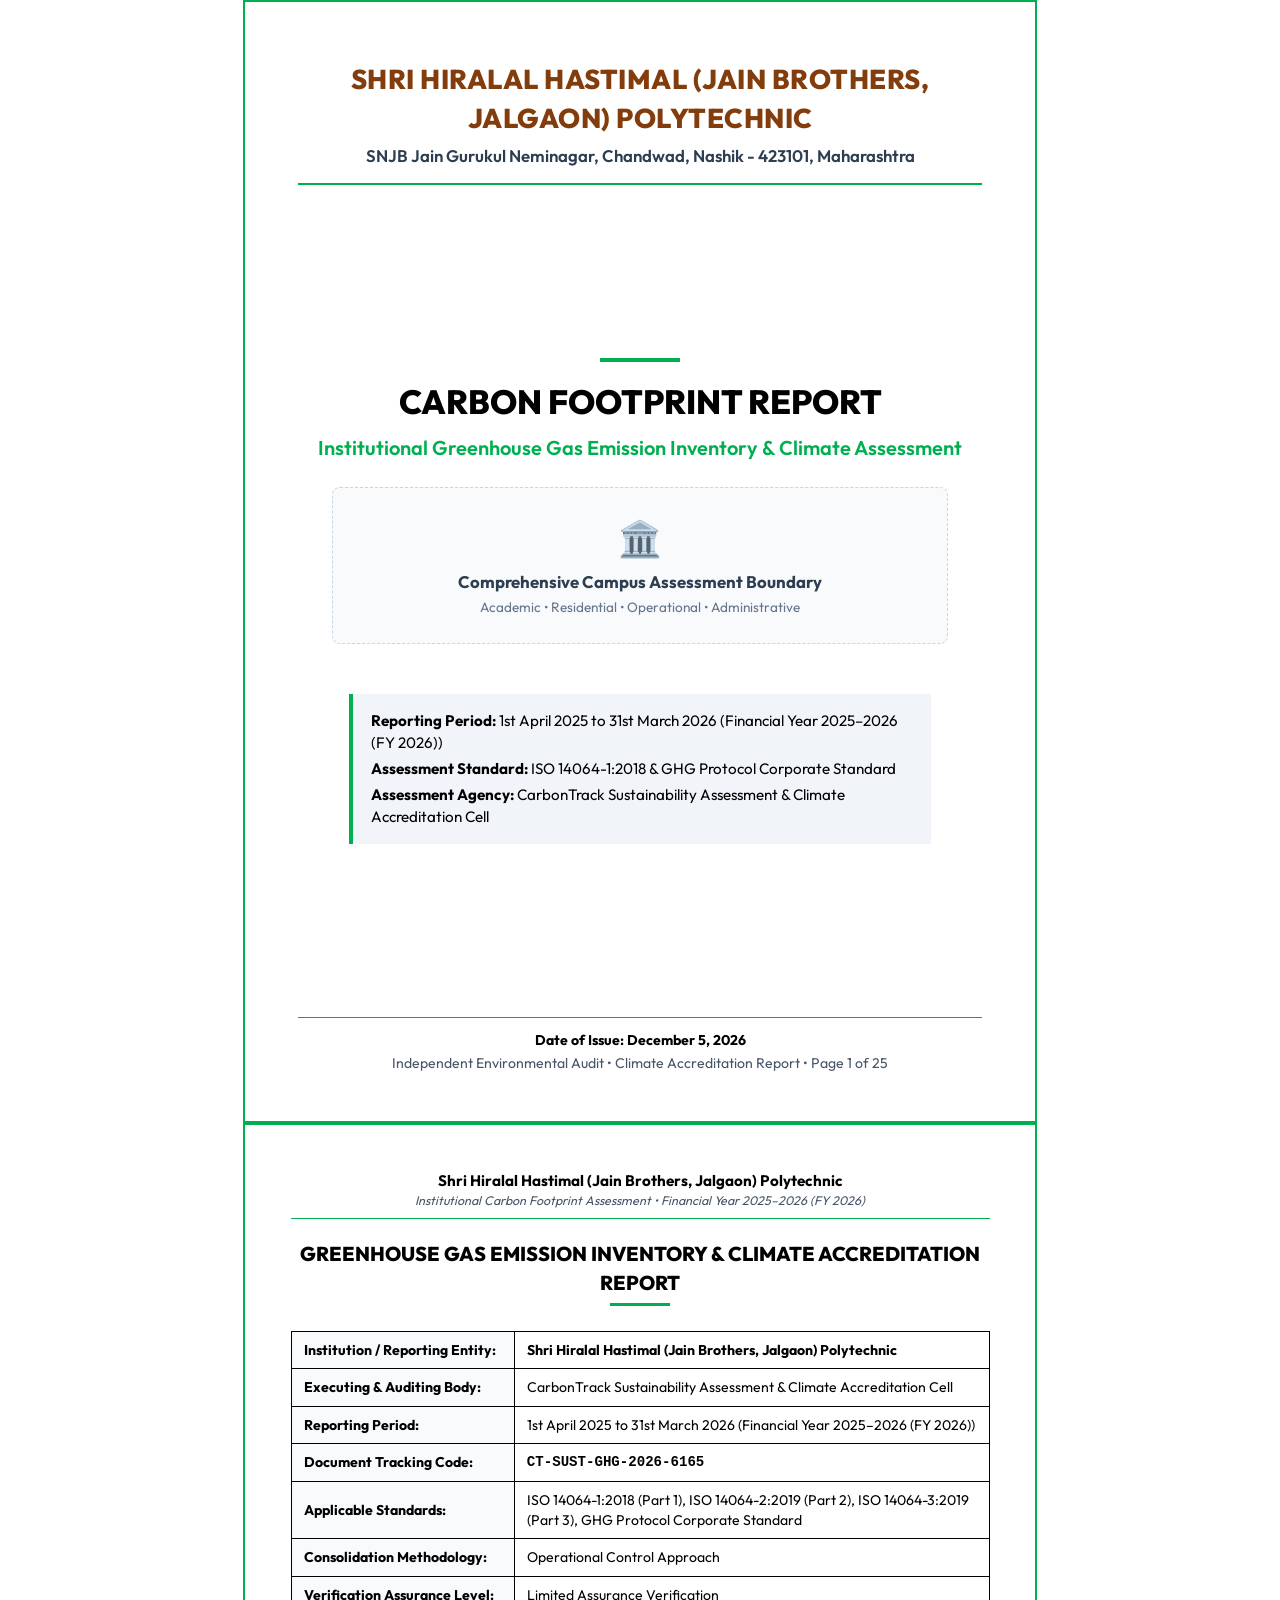
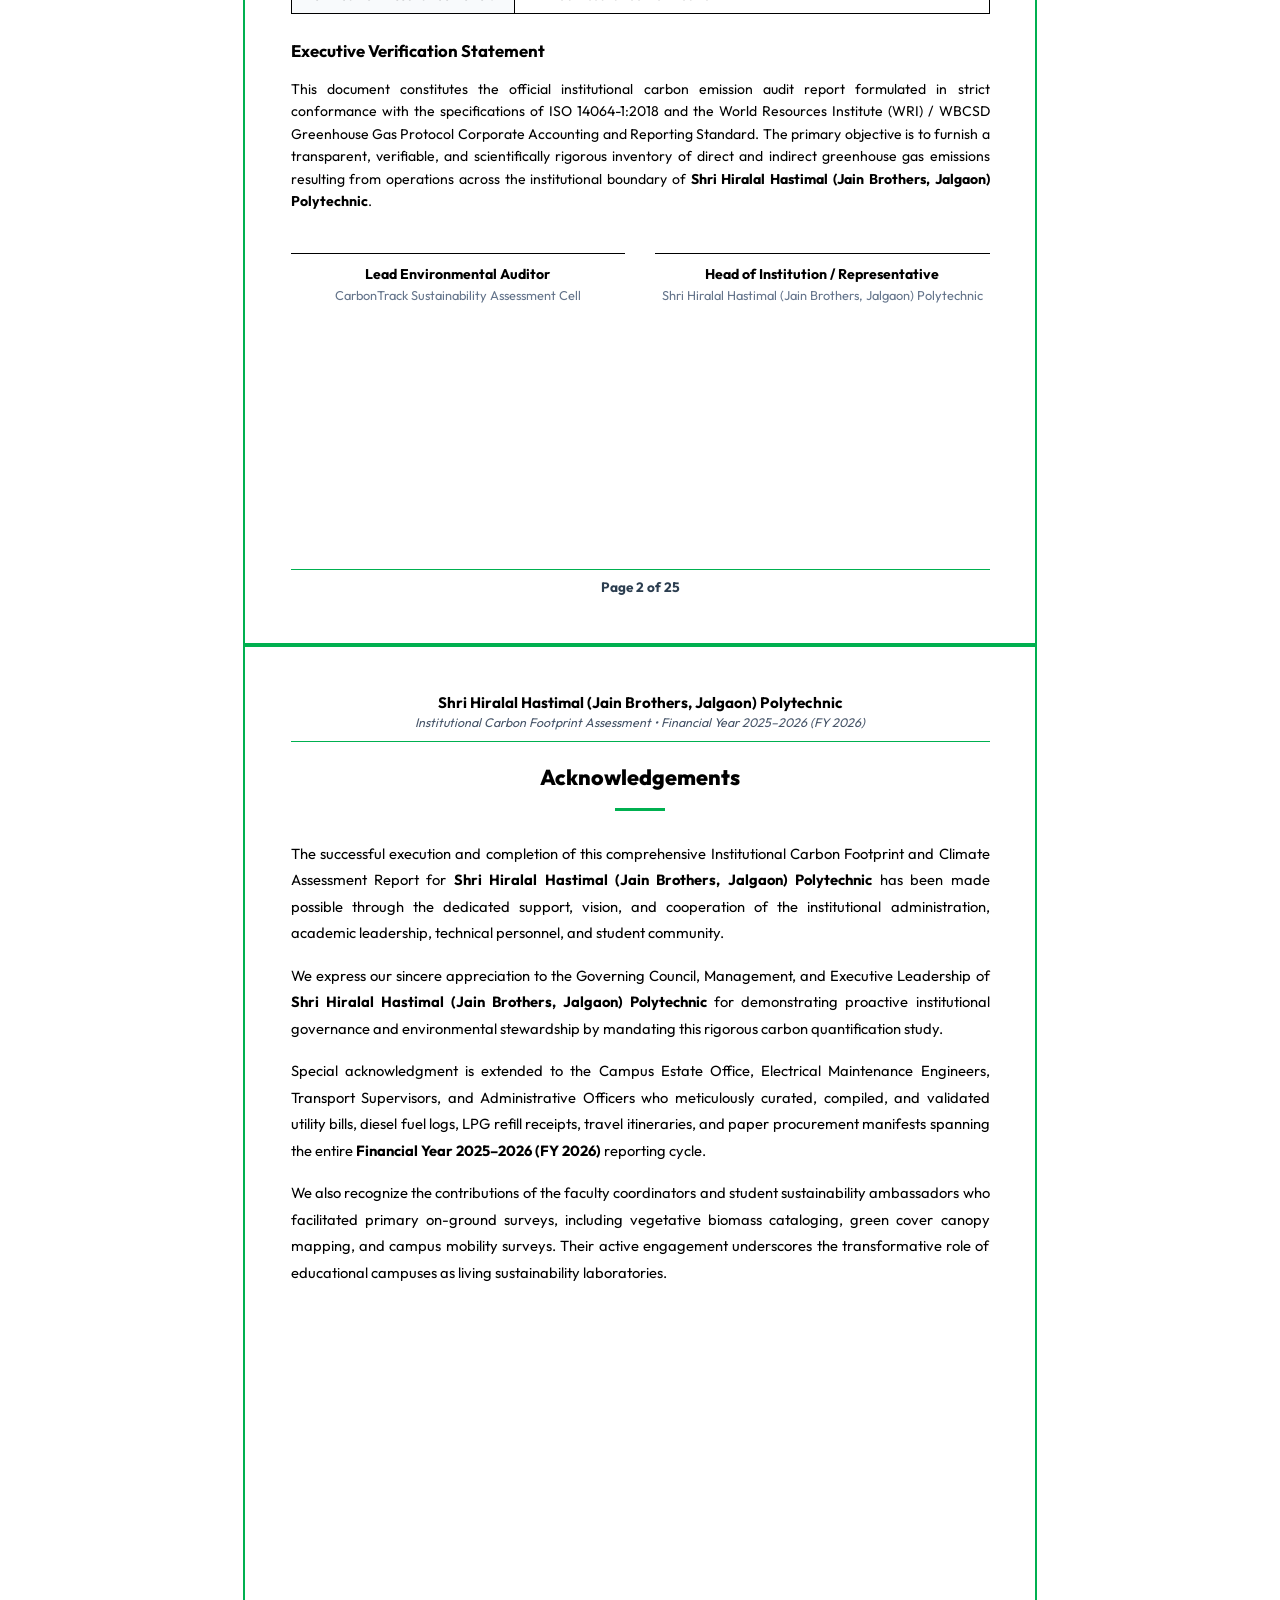
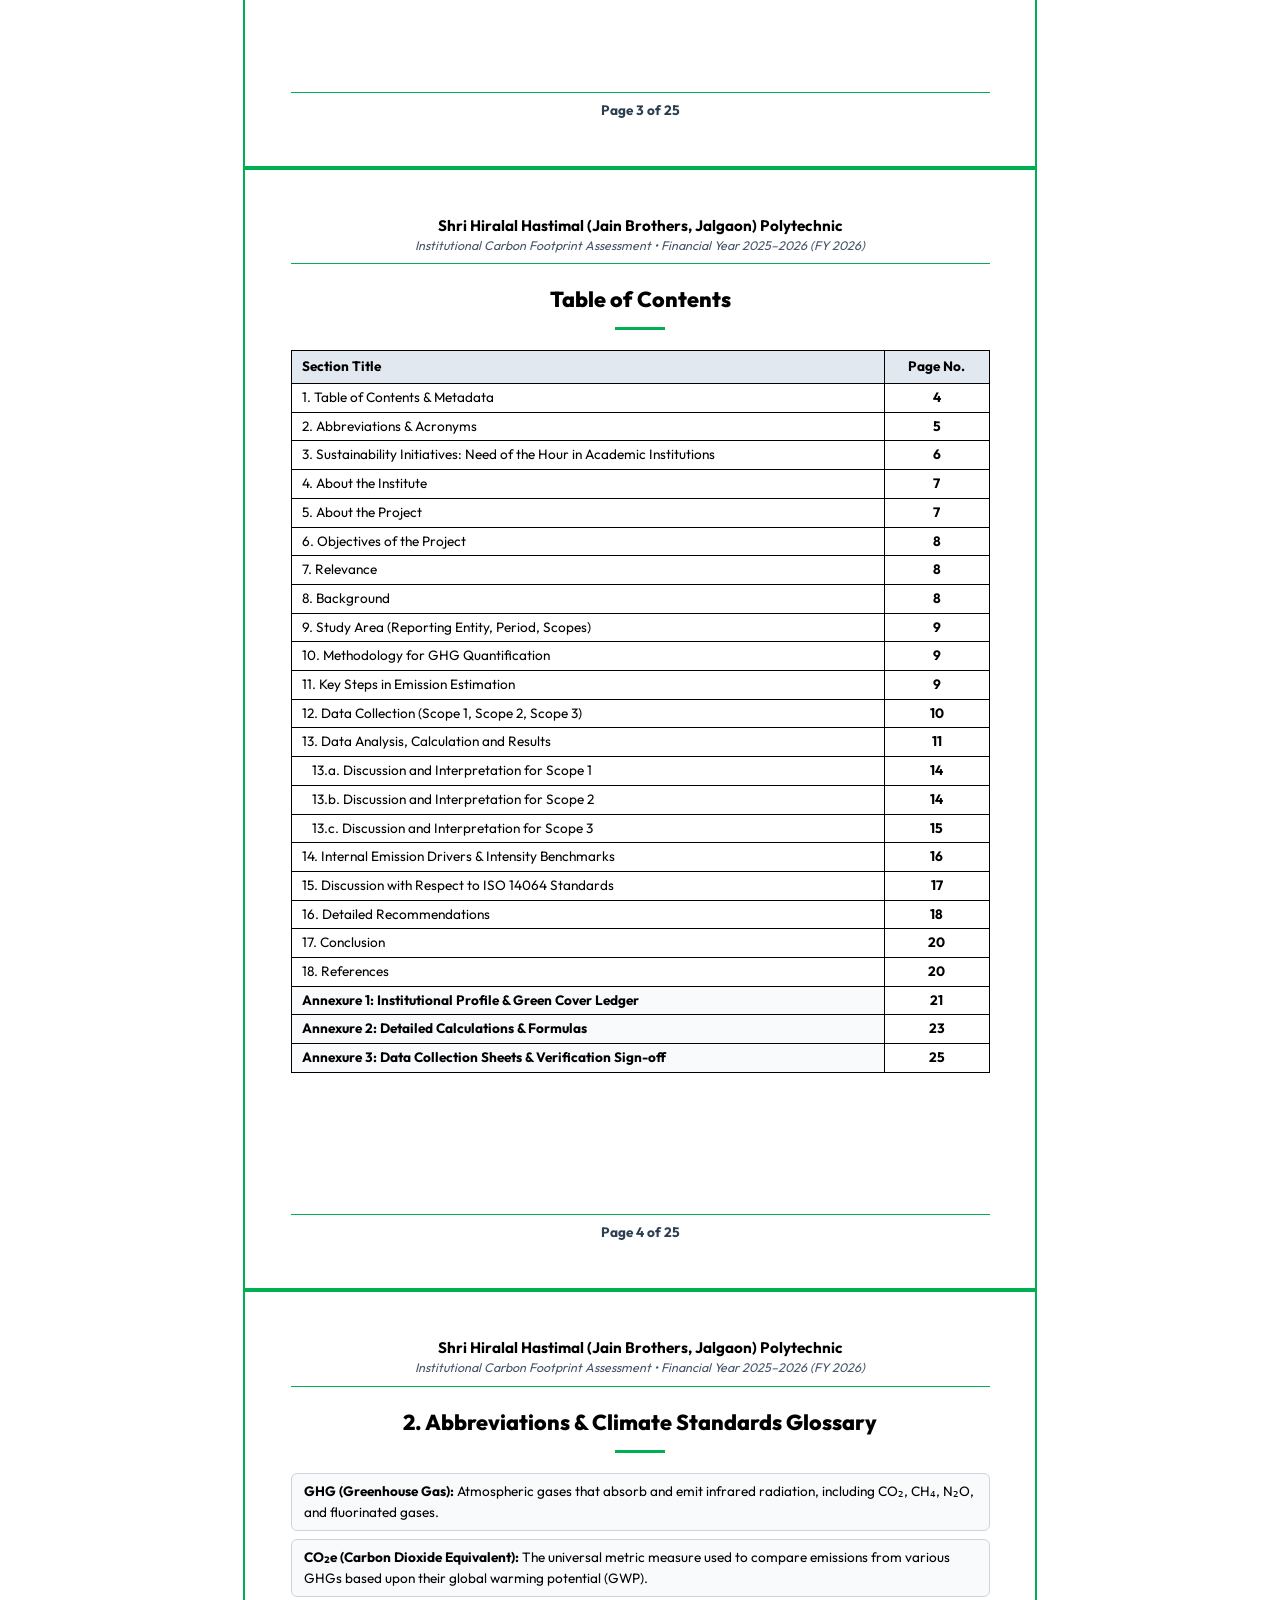
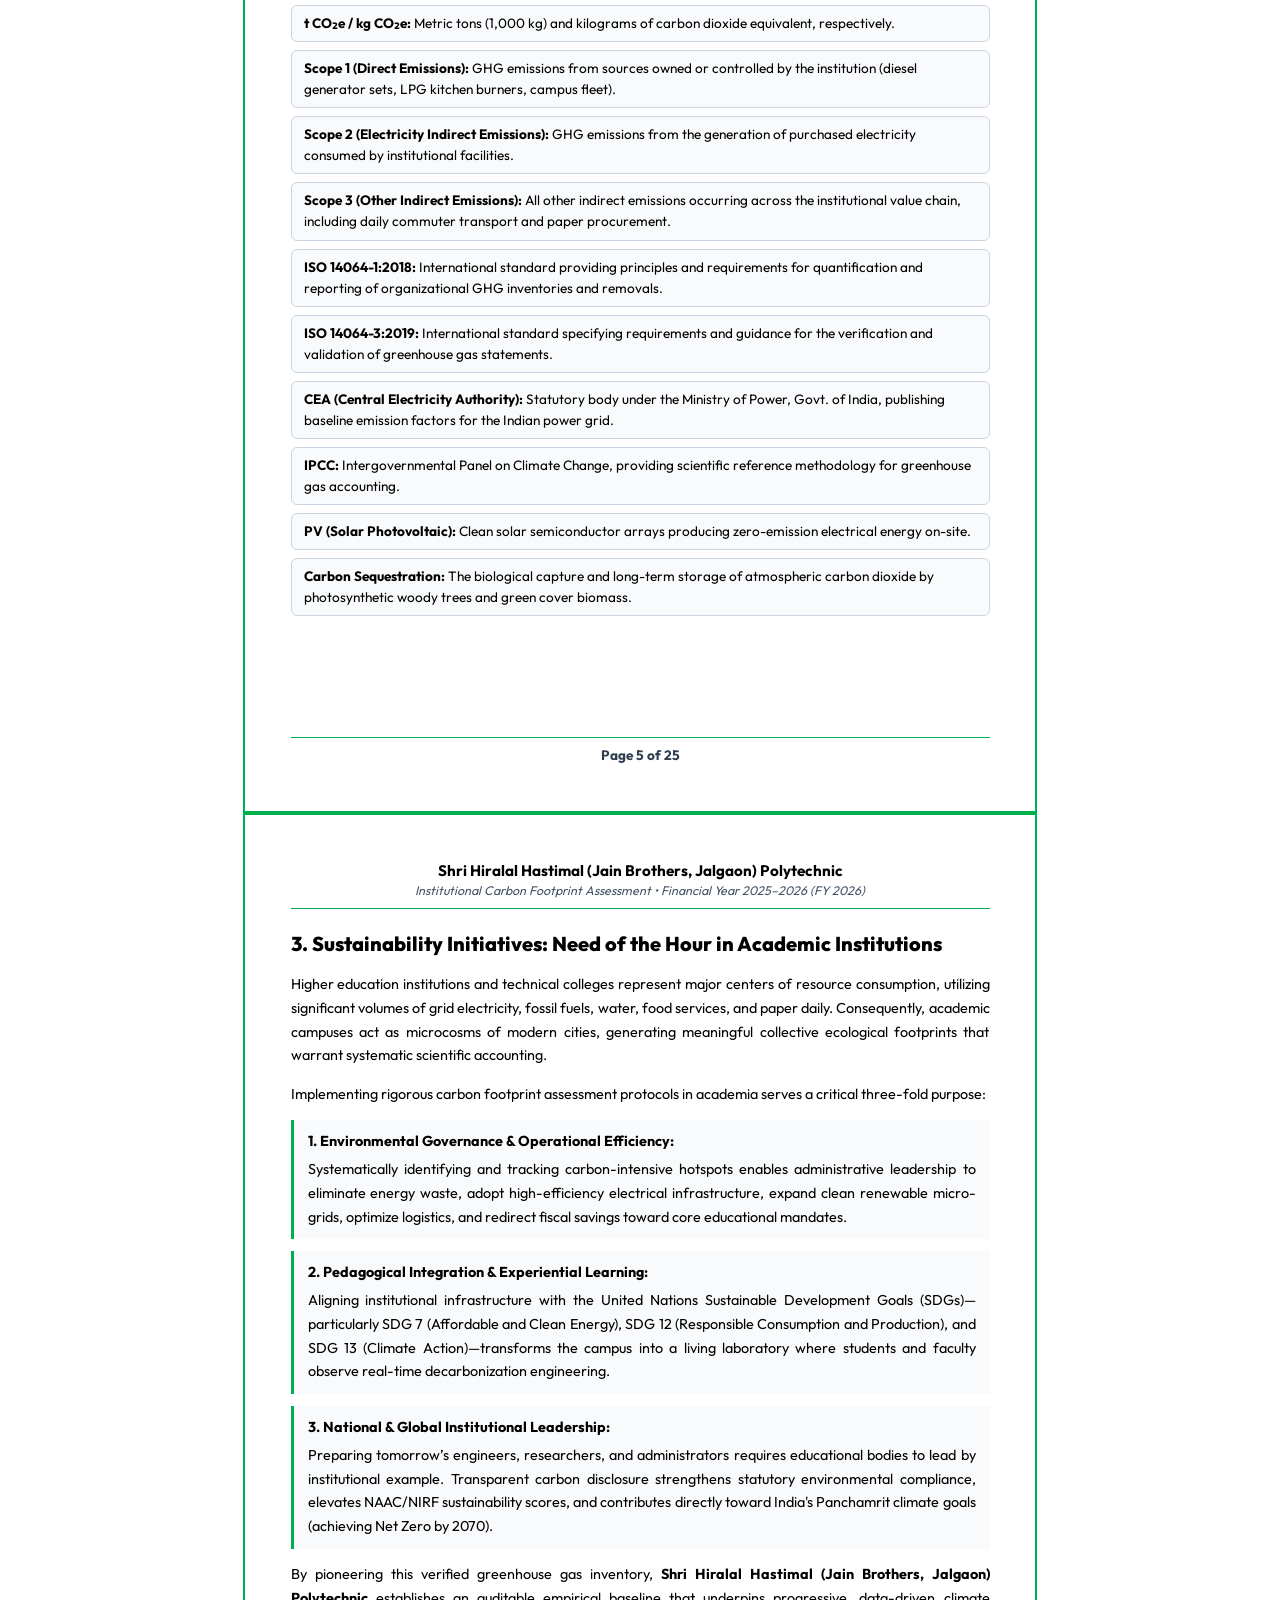
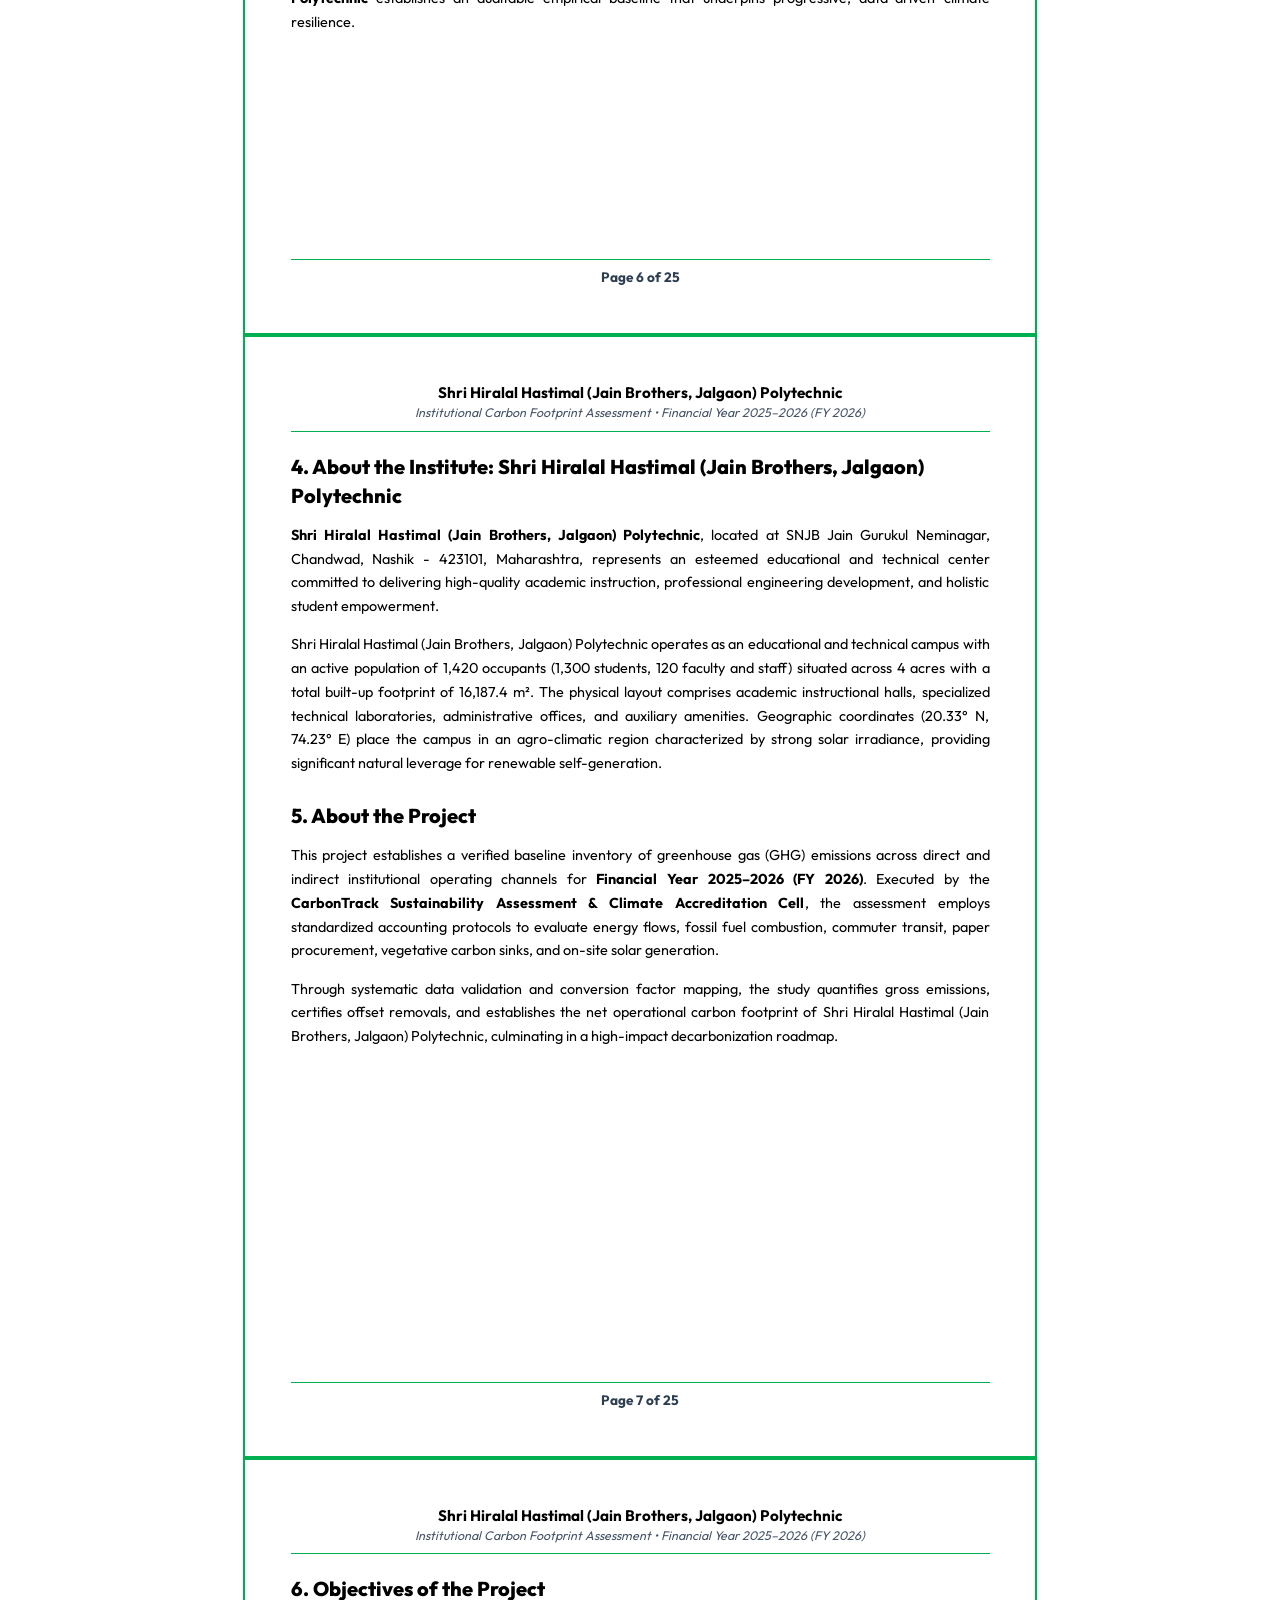
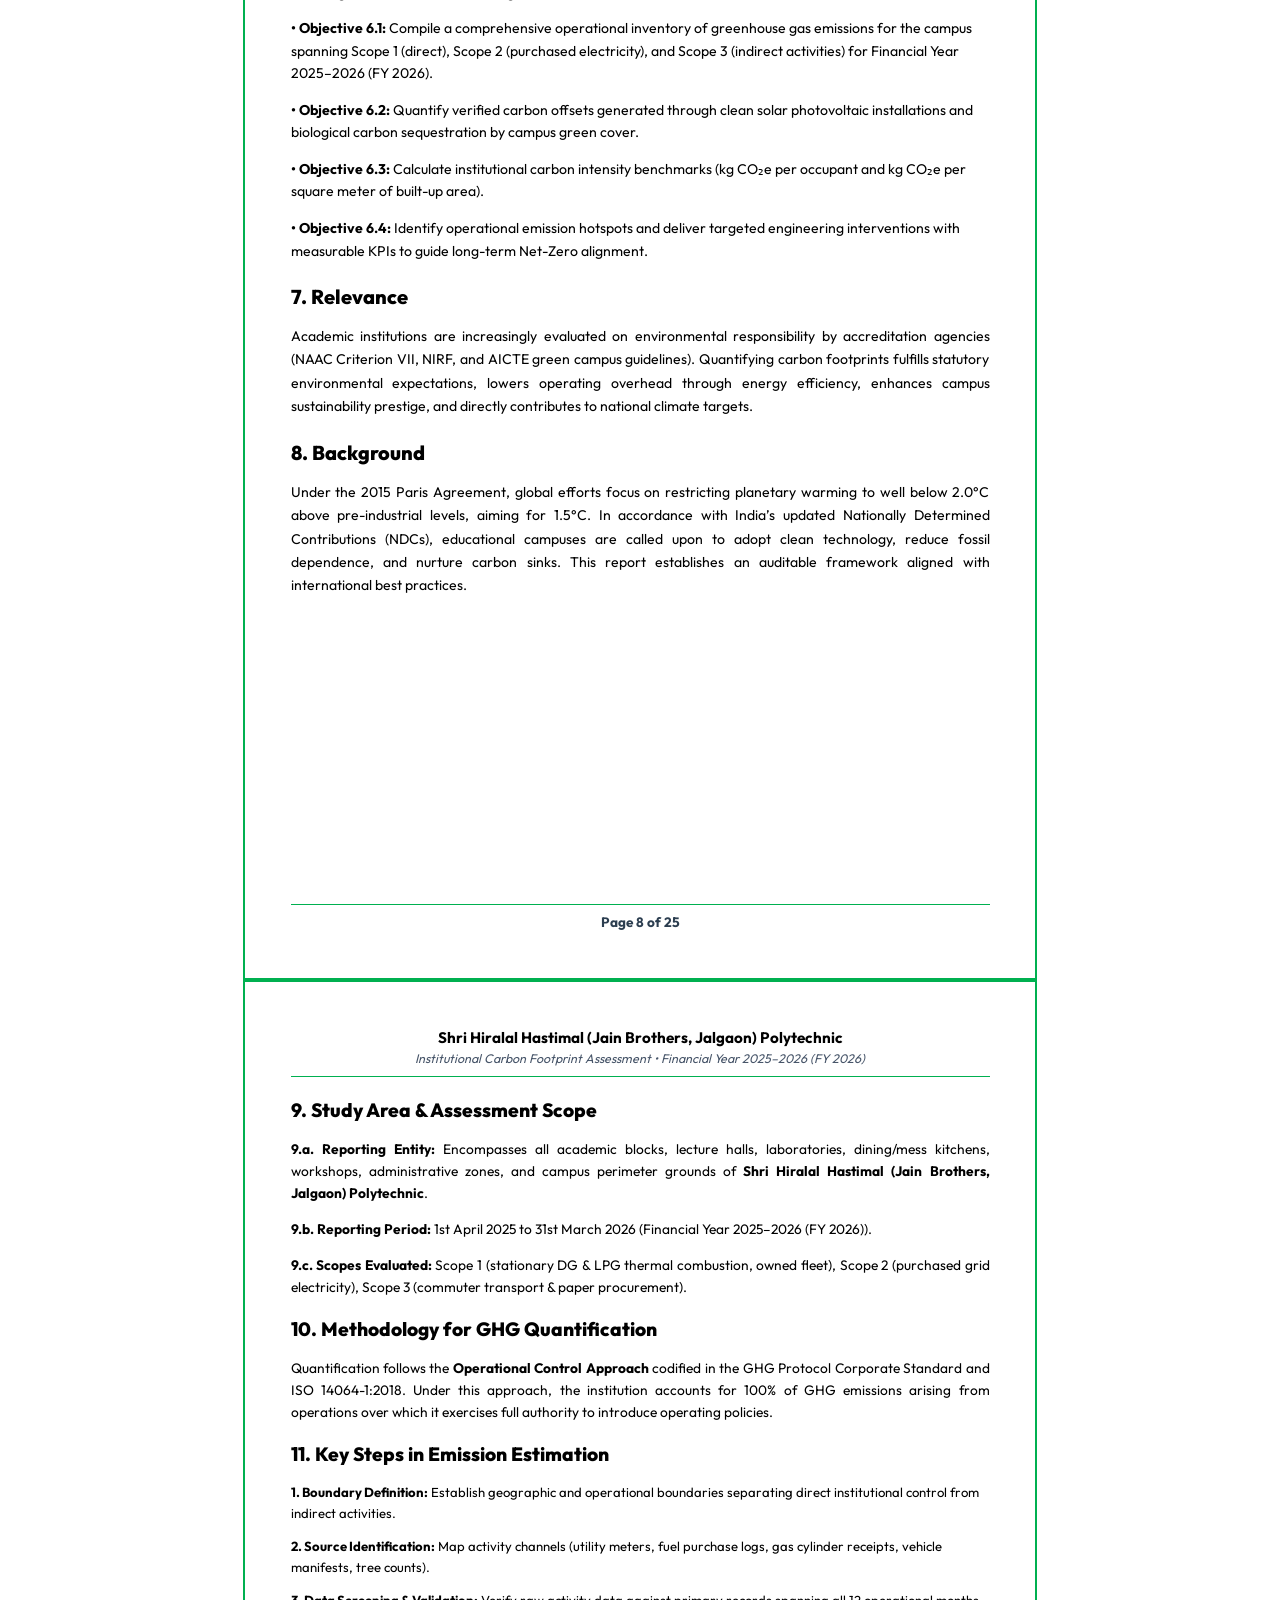
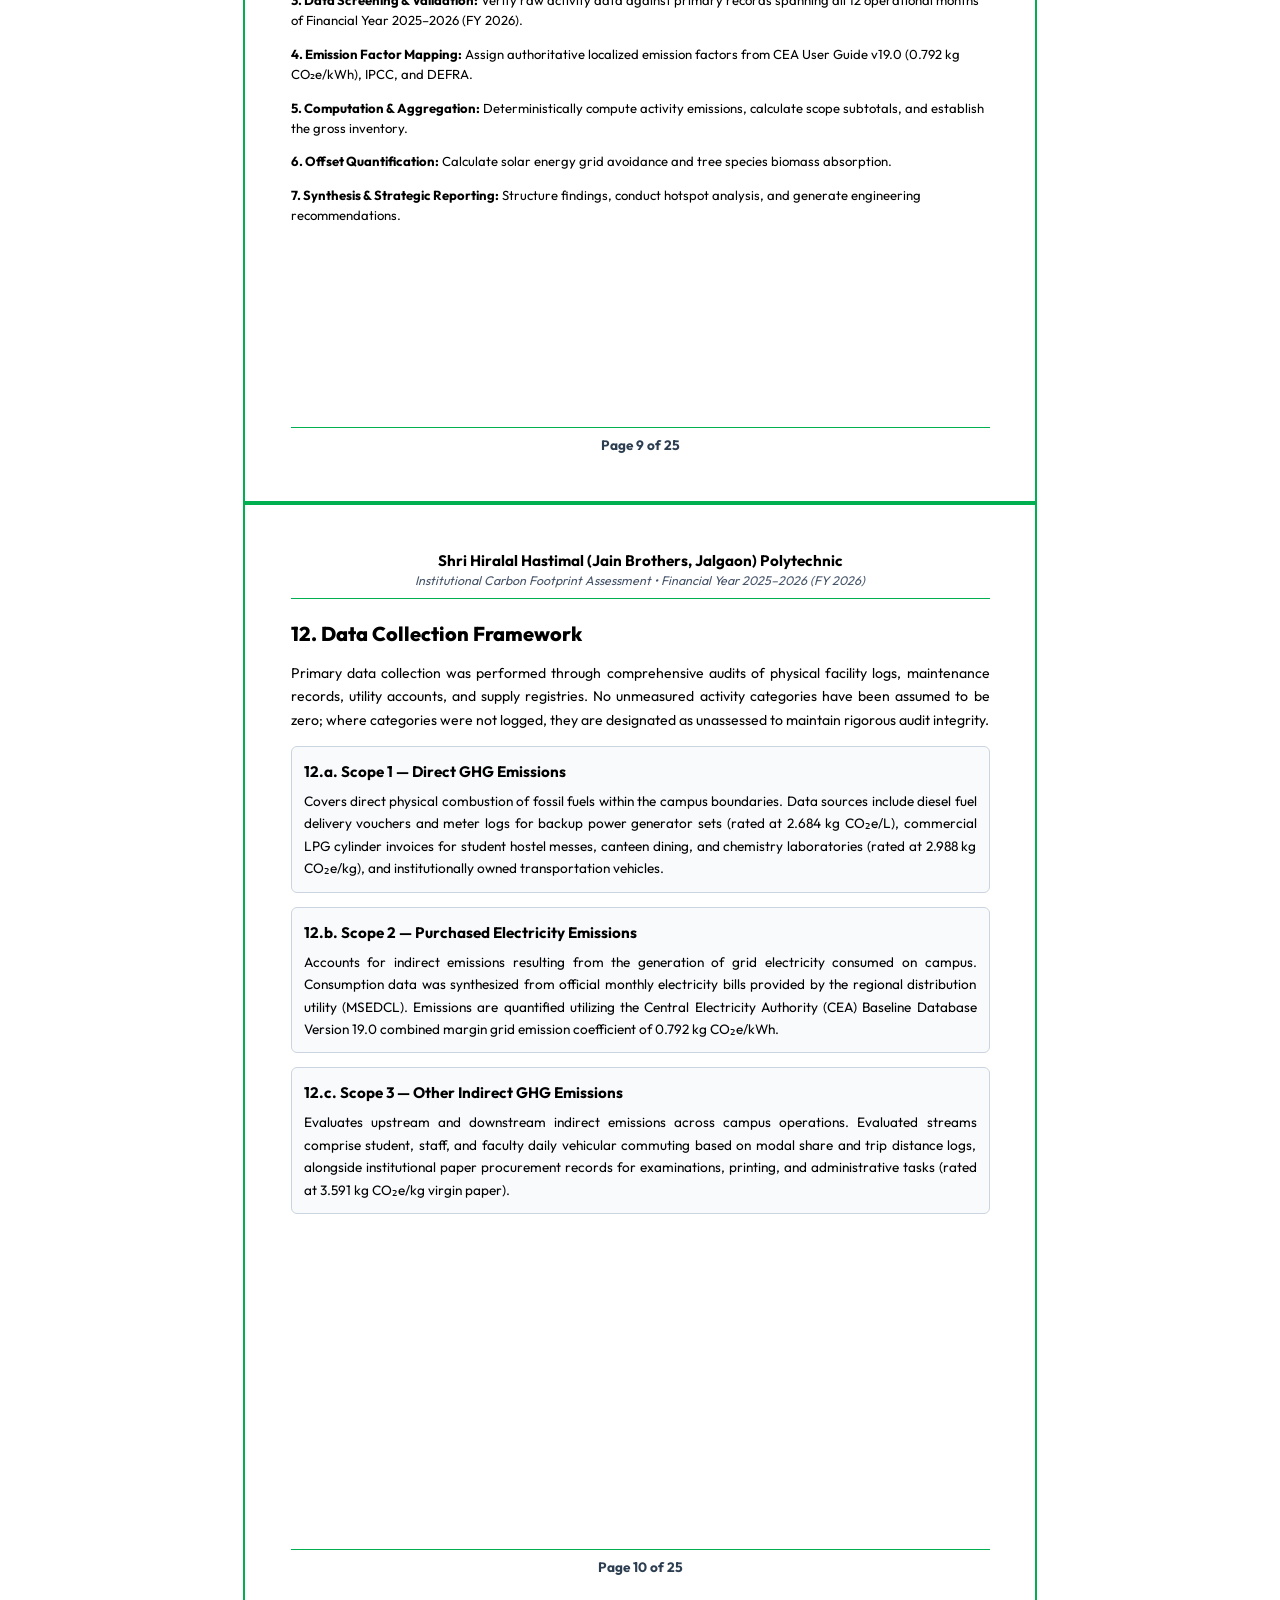
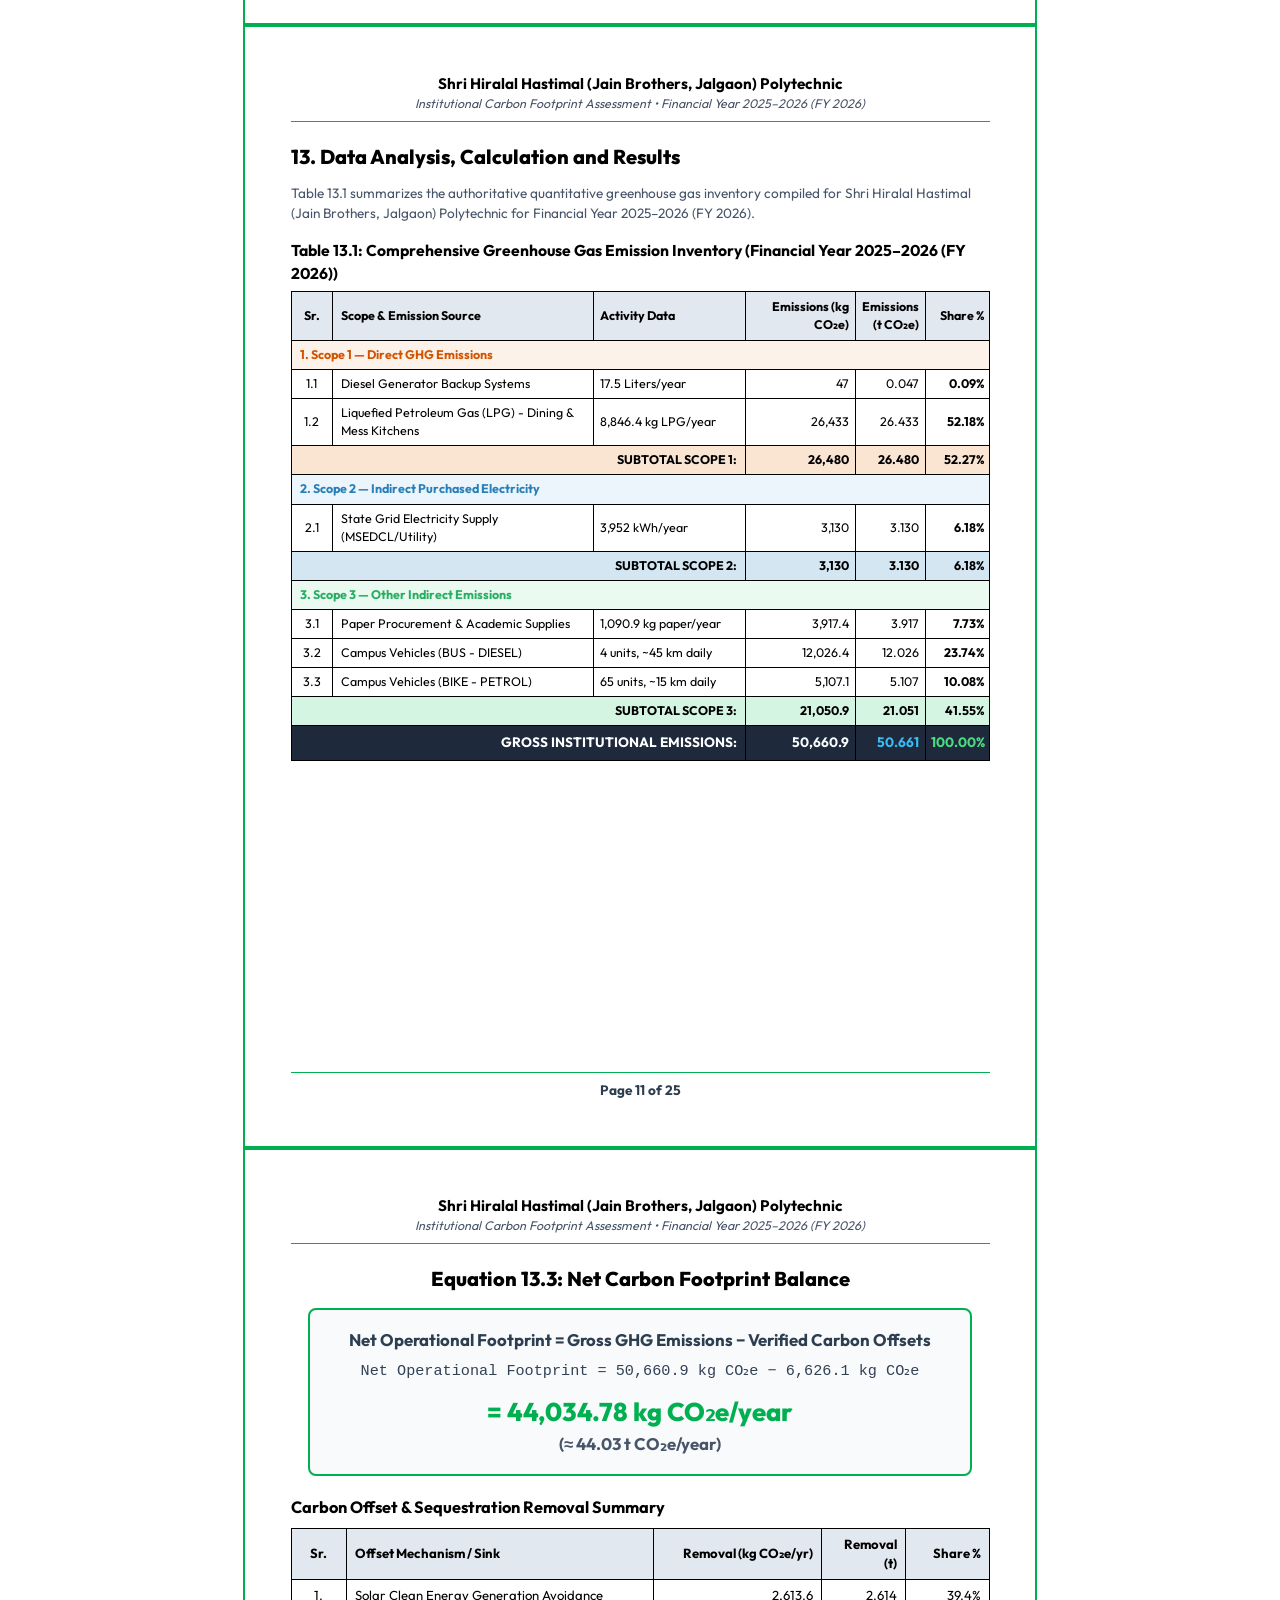
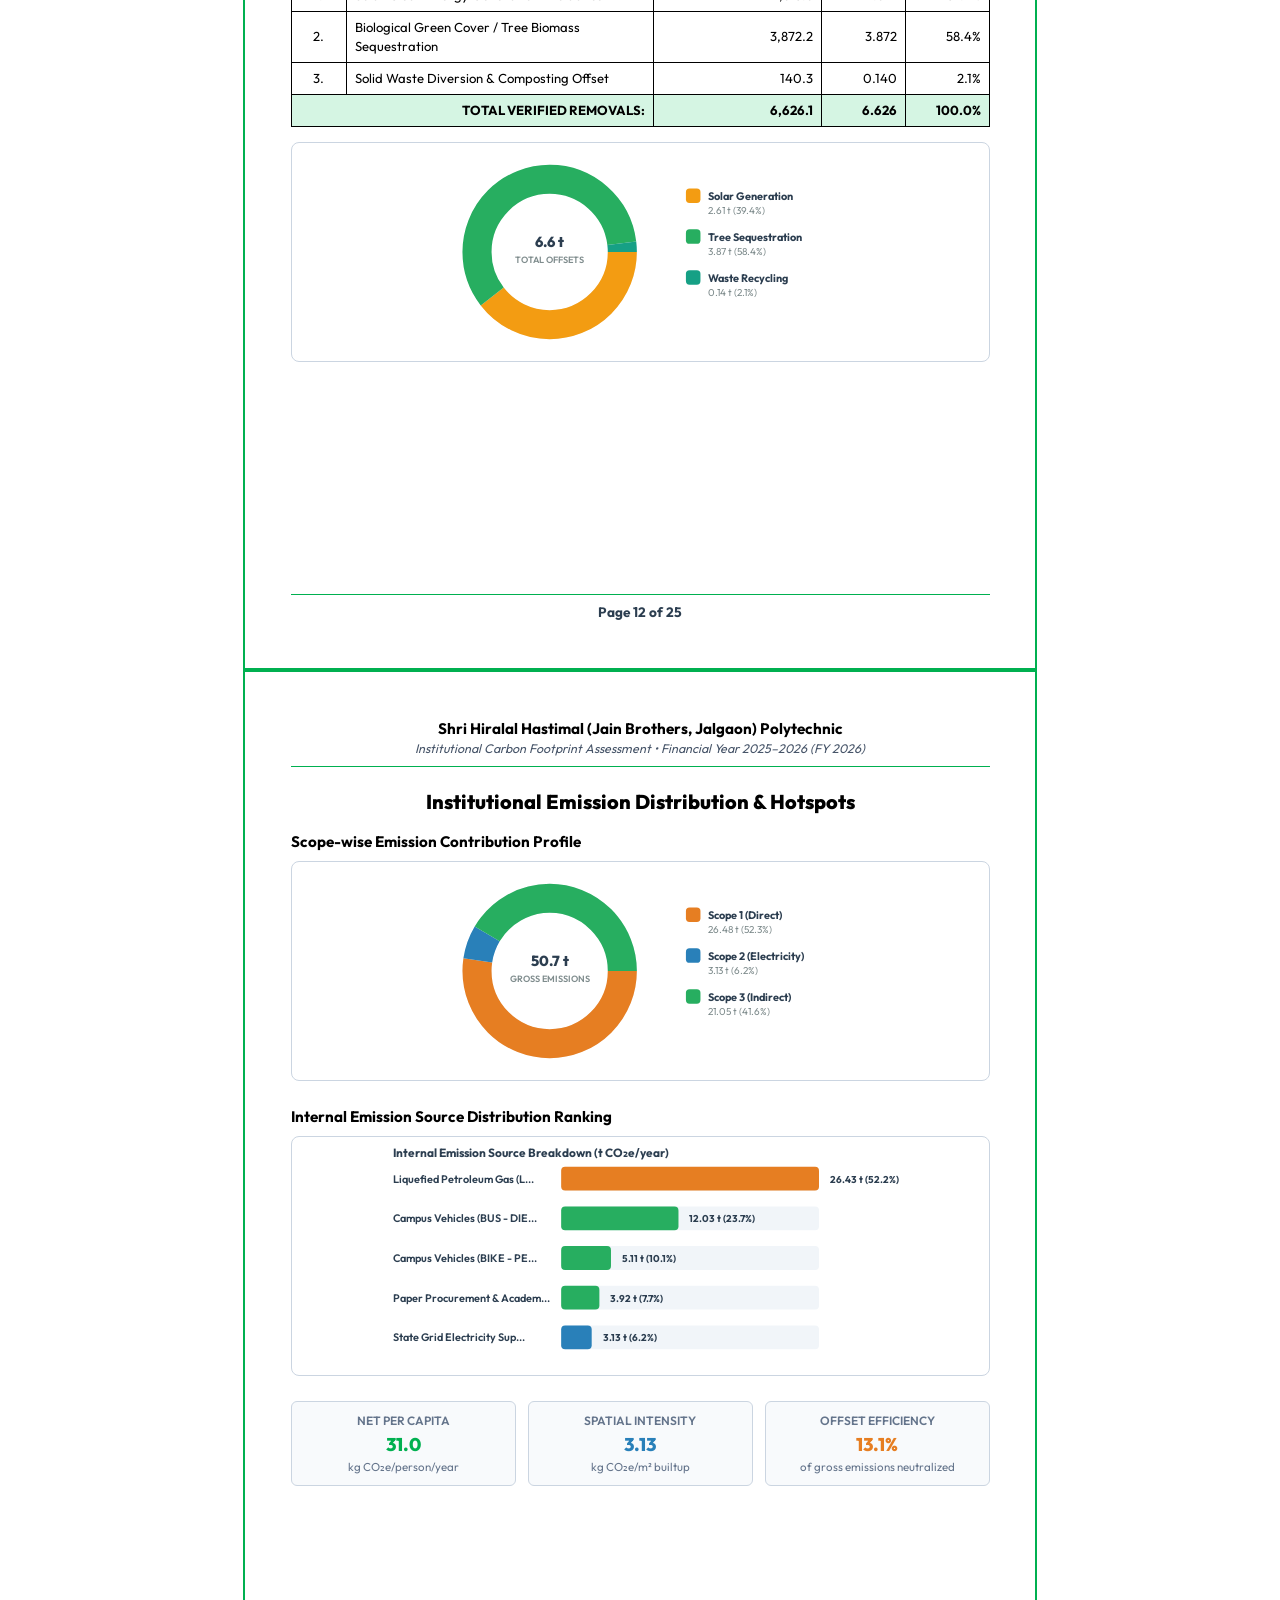
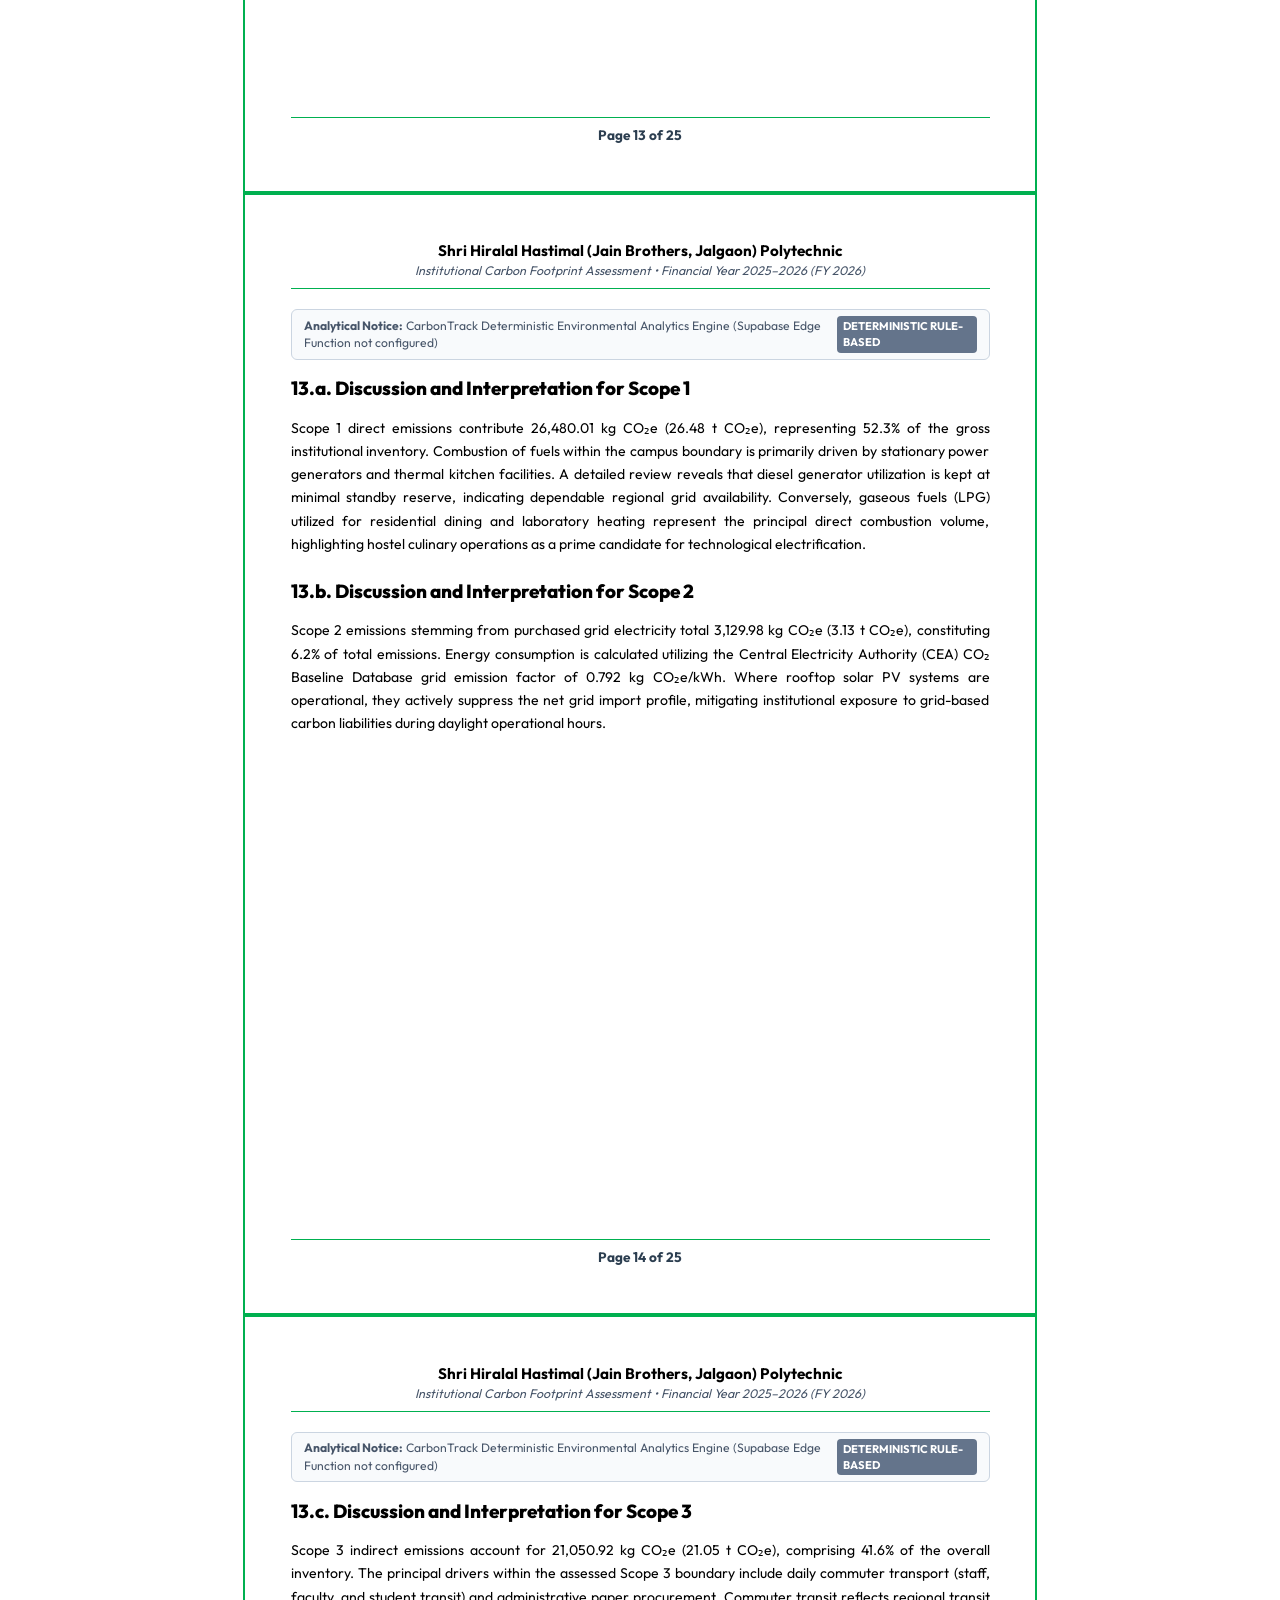
<file: carbontrack/test_runner.html>
<!DOCTYPE html>
<html lang="en">
<head>
    <meta charset="UTF-8">
    <meta name="viewport" content="width=device-width, initial-scale=1.0">
    <title>CarbonTrack Report Generator Test Runner</title>
    <link href="https://fonts.googleapis.com/css2?family=Outfit:wght@300;400;500;600;700;800&family=Sora:wght@400;600;700;800&display=swap" rel="stylesheet">
    <style>
        * { box-sizing: border-box; }
        body {
            background: #ffffff;
            margin: 0;
            padding: 0;
            font-family: Calibri, 'Outfit', Arial, sans-serif;
        }
        @page {
            size: A4 portrait;
            margin: 0;
        }
        .report-page {
            page-break-after: always;
            break-after: page;
        }
    </style>
</head>
<body>

    <!-- Mock DOM Inputs for Testing matching SNJB profile -->
    <div id="mock-form" style="display: none;">
        <input id="org-name" value="Shri Hiralal Hastimal (Jain Brothers, Jalgaon) Polytechnic">
        <input id="org-address" value="SNJB Jain Gurukul Neminagar, Chandwad, Nashik - 423101, Maharashtra">
        <input id="org-contact" value="+91 2556-252127">
        <input id="org-email" value="principalpoly@snjb.org">
        <input id="org-website" value="https://www.snjb.org">
        <input id="org-total-area" value="4.0">
        <input id="org-builtup-area" value="16187.40">
        <input id="org-population" value="1420">
        <input id="inst-num-students" value="1300">
        <input id="inst-num-faculty-staff" value="120">
        <input id="org-lat" value="20.33° N">
        <input id="org-lng" value="74.23° E">
        <input id="org-elevation" value="585">

        <!-- Generator rows -->
        <table id="generator-rows-container">
            <tr>
                <td><input class="generator-liters" value="17.5"></td>
                <td><input class="generator-factor" value="2.684"></td>
            </tr>
        </table>

        <!-- LPG rows -->
        <table id="lpg-rows-container">
            <tr>
                <td><input class="lpg-cylinders" value="38.8"></td>
                <td><input class="lpg-weight" value="19"></td>
                <td><input class="lpg-factor" value="2.988"></td>
            </tr>
        </table>

        <!-- Energy rows -->
        <table id="energy-rows-container">
            <tr>
                <td><input class="energy-consumption" value="3952"></td>
                <td><input class="energy-factor" value="0.792"></td>
                <td><input class="energy-type" value="purchased-grid"></td>
            </tr>
        </table>

        <!-- Paper rows -->
        <table id="paper-rows-container">
            <tr>
                <td><input class="paper-kg" value="1090.9"></td>
            </tr>
        </table>

        <!-- Vehicle rows -->
        <table id="vehicle-rows-container">
            <tr>
                <td><input class="vehicle-type" value="bus"></td>
                <td><input class="fuel-type" value="diesel"></td>
                <td><input class="vehicle-ownership" value="student-owned"></td>
                <td><input class="vehicle-count" value="4"></td>
                <td><input class="vehicle-distance" value="45"></td>
                <td><input class="vehicle-factor" value="5.74"></td>
            </tr>
            <tr>
                <td><input class="vehicle-type" value="bike"></td>
                <td><input class="fuel-type" value="petrol"></td>
                <td><input class="vehicle-ownership" value="student-owned"></td>
                <td><input class="vehicle-count" value="65"></td>
                <td><input class="vehicle-distance" value="15"></td>
                <td><input class="vehicle-factor" value="0.45"></td>
            </tr>
        </table>

        <!-- Solar rows -->
        <table id="solar-rows-container">
            <tr>
                <td><input class="solar-capacity" value="3300"></td>
                <td><input class="solar-factor" value="0.792"></td>
                <td><span class="solar-offset">2613.6</span></td>
            </tr>
        </table>

        <!-- Tree rows -->
        <table id="trees-rows-container">
            <tr>
                <td><input class="tree-species" value="neem"></td>
                <td><input class="tree-count" value="110"></td>
                <td><input class="tree-factor" value="21.77"></td>
                <td><span class="tree-absorption">2394.7</span></td>
            </tr>
            <tr>
                <td><input class="tree-species" value="peepal"></td>
                <td><input class="tree-count" value="35"></td>
                <td><input class="tree-factor" value="28.50"></td>
                <td><span class="tree-absorption">997.5</span></td>
            </tr>
            <tr>
                <td><input class="tree-species" value="banyan"></td>
                <td><input class="tree-count" value="15"></td>
                <td><input class="tree-factor" value="32.00"></td>
                <td><span class="tree-absorption">480.0</span></td>
            </tr>
        </table>

        <!-- Waste rows -->
        <table id="waste-rows-container">
            <tr>
                <td><span class="waste-offset">140.34</span></td>
            </tr>
        </table>
    </div>

    <!-- Container where the generated report will be rendered -->
    <div id="report-output"></div>

    <!-- Load report generator -->
    <script src="report-generator.js"></script>
    <script>
        // Trigger report generation and pagination immediately for headless print
        window.addEventListener('DOMContentLoaded', () => {
            const model = window.buildReportDataModel();
            console.log("Model built successfully:", model);

            const aiResponse = {
                isAIGenerated: false,
                source: "CarbonTrack Deterministic Environmental Analytics Engine (Supabase Edge Function not configured)",
                insights: window.generateDeterministicInsights(model)
            };

            const target = document.getElementById('report-output');
            const reportHtml = window.buildAccreditedReportHTML(model, aiResponse);
            target.innerHTML = reportHtml;

            // Run post-render dynamic pagination & TOC mapping
            window.paginateReport(target);
            console.log("Report generated and paginated successfully. Total pages:", target.querySelectorAll('.report-page').length);
            document.title = "READY_FOR_PRINT";
        });
    </script>
</body>
</html>
</file>
<file: carbontrack/styles.css>
/* ==========================================================================
   CarbonTrack Design System & Stylesheet
   ========================================================================== */

/* 1. Global Custom Variables */
:root {
    /* Color Palette */
    --primary: hsl(142, 70%, 45%);        /* Emerald Green */
    --primary-rgb: 46, 125, 50;
    --primary-light: hsl(142, 60%, 93%);
    --primary-hover: hsl(142, 72%, 38%);
    
    --secondary: hsl(200, 85%, 48%);      /* Deep Sky Blue */
    --secondary-hover: hsl(200, 85%, 40%);
    --secondary-light: hsl(200, 60%, 93%);
    
    --dark: #0f172a;                      /* Deep Forest Slate */
    --dark-green: #064e3b;                /* Dark Forest Green */
    --text-primary: #1e293b;
    --text-secondary: #475569;
    --text-muted: #64748b;
    
    --light-bg: hsl(140, 40%, 97%);       /* Soft Mint */
    --white: #ffffff;
    
    /* Glassmorphism Styles */
    --glass-bg: rgba(255, 255, 255, 0.75);
    --glass-border: rgba(255, 255, 255, 0.4);
    --glass-shadow: 0 8px 32px 0 rgba(15, 23, 42, 0.08);
    --card-shadow: 0 4px 20px 0 rgba(0, 0, 0, 0.04);
    --hover-shadow: 0 20px 40px 0 rgba(46, 125, 50, 0.12);
    
    /* Typography */
    --font-display: 'Sora', sans-serif;
    --font-sans: 'Outfit', sans-serif;
    
    /* Layout & Animation values */
    --max-width: 1200px;
    --transition: all 0.4s cubic-bezier(0.16, 1, 0.3, 1);
}

/* 2. Document Resets */
*, *::before, *::after {
    box-sizing: border-box;
    margin: 0;
    padding: 0;
}

html {
    scroll-behavior: smooth;
    font-size: 16px;
    background-color: var(--light-bg);
    color: var(--text-primary);
    font-family: var(--font-sans);
}

body {
    min-height: 100vh;
    overflow-x: hidden;
    line-height: 1.6;
}

/* 3. Base Typography & Text Utilities */
h1, h2, h3, h4 {
    font-family: var(--font-display);
    color: var(--dark);
    font-weight: 700;
    line-height: 1.25;
}

p {
    font-weight: 400;
    color: var(--text-secondary);
}

a {
    text-decoration: none;
    color: inherit;
    transition: var(--transition);
}

ul {
    list-style: none;
}

/* 4. Layout Elements & Grid Systems */
.container {
    width: 100%;
    max-width: var(--max-width);
    margin: 0 auto;
    padding: 0 24px;
}

.grid {
    display: grid;
    gap: 30px;
}

.grid-2 {
    grid-template-columns: repeat(2, 1fr);
}

.grid-3 {
    grid-template-columns: repeat(3, 1fr);
}

.text-center {
    text-align: center;
}

/* 5. Section Headers */
section {
    padding: 100px 0;
    position: relative;
}

.section-header {
    max-width: 700px;
    margin: 0 auto 60px;
}

.section-label {
    text-transform: uppercase;
    font-size: 0.85rem;
    font-weight: 700;
    letter-spacing: 2px;
    color: var(--primary);
    display: inline-block;
    margin-bottom: 12px;
}

.section-title {
    font-size: 2.25rem;
    color: var(--dark);
    margin-bottom: 16px;
}

.title-bar {
    width: 60px;
    height: 4px;
    background: linear-gradient(90deg, var(--primary), var(--secondary));
    border-radius: 2px;
    margin: 0 auto 20px;
}

.section-desc {
    font-size: 1.1rem;
    color: var(--text-secondary);
}

/* 6. Buttons Styling */
.btn {
    display: inline-flex;
    align-items: center;
    justify-content: center;
    gap: 8px;
    padding: 12px 28px;
    border-radius: 30px;
    font-size: 0.95rem;
    font-weight: 600;
    cursor: pointer;
    border: none;
    transition: var(--transition);
    font-family: var(--font-sans);
}

.btn-primary {
    background: linear-gradient(135deg, var(--primary), #10B981);
    color: var(--white);
    box-shadow: 0 4px 15px rgba(16, 185, 129, 0.3);
}

.btn-primary:hover {
    transform: translateY(-2px);
    box-shadow: 0 8px 25px rgba(16, 185, 129, 0.45);
}

.btn-secondary {
    background: var(--white);
    color: var(--dark);
    border: 1px solid var(--glass-border);
    box-shadow: var(--card-shadow);
}

.btn-secondary:hover {
    background: var(--light-bg);
    transform: translateY(-2px);
}

.btn-block {
    display: flex;
    width: 100%;
}

.btn-google {
    background: var(--white);
    color: var(--text-primary);
    border: 1px solid #e2e8f0;
    box-shadow: var(--card-shadow);
}

.btn-google:hover {
    background: #f8fafc;
    border-color: #cbd5e1;
}

.google-icon {
    margin-right: 8px;
}

/* 7. Card Styling (Glassmorphism) */
.glass-card {
    background: var(--glass-bg);
    backdrop-filter: blur(16px);
    -webkit-backdrop-filter: blur(16px);
    border: 1px solid var(--glass-border);
    box-shadow: var(--glass-shadow);
    border-radius: 20px;
    padding: 40px;
    transition: var(--transition);
}

.card {
    background: var(--white);
    border-radius: 20px;
    padding: 30px;
    box-shadow: var(--card-shadow);
    border: 1px solid rgba(0, 0, 0, 0.03);
    transition: var(--transition);
}

.card:hover {
    transform: translateY(-8px);
    box-shadow: var(--hover-shadow);
}

/* 8. Navigation Bar */
.navbar {
    position: fixed;
    top: 0;
    left: 0;
    width: 100%;
    z-index: 1000;
    transition: var(--transition);
    padding: 20px 0;
}

.navbar.scrolled {
    background: rgba(255, 255, 255, 0.85);
    backdrop-filter: blur(20px);
    -webkit-backdrop-filter: blur(20px);
    border-bottom: 1px solid var(--glass-border);
    box-shadow: var(--glass-shadow);
    padding: 12px 0;
}

.nav-container {
    max-width: var(--max-width);
    margin: 0 auto;
    padding: 0 24px;
    display: flex;
    justify-content: space-between;
    align-items: center;
}

.logo {
    display: flex;
    align-items: center;
    gap: 8px;
    font-family: var(--font-display);
    font-size: 1.4rem;
    font-weight: 800;
    color: var(--dark);
}

.logo-svg {
    width: 32px;
    height: 32px;
    color: var(--primary);
}

.logo span span {
    color: var(--secondary);
}

.nav-menu {
    display: flex;
    align-items: center;
    gap: 32px;
}

.nav-link {
    font-size: 0.95rem;
    font-weight: 550;
    color: var(--text-secondary);
    position: relative;
    padding: 6px 0;
}

.nav-link::after {
    content: '';
    position: absolute;
    bottom: 0;
    left: 0;
    width: 0;
    height: 2.5px;
    background: var(--primary);
    transition: var(--transition);
    border-radius: 2px;
}

.nav-link:hover, .nav-link.active {
    color: var(--primary);
}

.nav-link:hover::after, .nav-link.active::after {
    width: 100%;
}

.btn-login-nav {
    background: rgba(46, 125, 50, 0.1);
    color: var(--primary);
    padding: 8px 22px;
    border-radius: 20px;
    font-size: 0.9rem;
    font-weight: 600;
    border: 1px solid rgba(46, 125, 50, 0.15);
}

.btn-login-nav:hover {
    background: var(--primary);
    color: var(--white);
    border-color: var(--primary);
    transform: translateY(-1px);
}

.nav-actions {
    display: flex;
    align-items: center;
    gap: 16px;
}

.nav-btn-login-mobile {
    display: none;
}

/* Hamburger toggle menu */
.hamburger-toggle {
    display: none;
    background: none;
    border: none;
    cursor: pointer;
    flex-direction: column;
    gap: 6px;
    padding: 4px;
}

.hamburger-toggle span {
    display: block;
    width: 24px;
    height: 2.5px;
    background-color: var(--dark);
    border-radius: 2px;
    transition: var(--transition);
}

/* 9. Hero Section Styling */
.hero-section {
    min-height: 100vh;
    padding-top: 150px;
    padding-bottom: 80px;
    display: flex;
    align-items: center;
    background-image: url('assets/hero_background.jpg');
    background-size: cover;
    background-position: center;
    background-repeat: no-repeat;
    overflow: hidden;
}

.hero-bg-overlay {
    position: absolute;
    top: 0;
    left: 0;
    width: 100%;
    height: 100%;
    background: linear-gradient(135deg, rgba(244, 252, 246, 0.85) 0%, rgba(235, 248, 250, 0.85) 100%);
    z-index: 1;
}

.hero-container {
    position: relative;
    z-index: 2;
    max-width: var(--max-width);
    margin: 0 auto;
    padding: 0 24px;
    display: grid;
    grid-template-columns: 1.1fr 0.9fr;
    gap: 40px;
    align-items: center;
}

.hero-content {
    max-width: 600px;
}

.hero-tagline {
    display: inline-flex;
    align-items: center;
    gap: 8px;
    background: rgba(16, 185, 129, 0.1);
    color: var(--dark-green);
    font-size: 0.85rem;
    font-weight: 700;
    text-transform: uppercase;
    letter-spacing: 1.5px;
    padding: 6px 16px;
    border-radius: 20px;
    margin-bottom: 24px;
    border: 1px solid rgba(16, 185, 129, 0.15);
}

.pulse-dot {
    width: 8px;
    height: 8px;
    background-color: var(--primary);
    border-radius: 50%;
    display: inline-block;
    animation: pulse 1.8s infinite;
}

.hero-title {
    font-size: 3.5rem;
    line-height: 1.15;
    margin-bottom: 20px;
    color: var(--dark);
}

.highlight-text {
    background: linear-gradient(120deg, var(--primary), var(--secondary));
    -webkit-background-clip: text;
    -webkit-text-fill-color: transparent;
}

.hero-subtitle {
    font-size: 1.2rem;
    line-height: 1.6;
    color: var(--text-secondary);
    margin-bottom: 24px;
}

.hero-badges {
    display: flex;
    flex-wrap: wrap;
    gap: 12px;
    margin-bottom: 36px;
}

.hero-badge-pill {
    display: inline-flex;
    align-items: center;
    gap: 8px;
    background: #f0fdf4;
    border: 1px solid rgba(16, 185, 129, 0.35);
    color: #047857;
    padding: 8px 16px;
    border-radius: 50px;
    font-size: 0.88rem;
    font-weight: 600;
    transition: var(--transition);
    box-shadow: 0 2px 6px rgba(16, 185, 129, 0.04);
}

.hero-badge-pill:hover {
    transform: translateY(-1px);
    border-color: rgba(16, 185, 129, 0.6);
    box-shadow: 0 4px 12px rgba(16, 185, 129, 0.08);
}

.badge-check-icon {
    width: 15px;
    height: 15px;
    color: #10B981;
}

.hero-ctas {
    display: flex;
    gap: 16px;
}

/* Glass card scene animation on hero section */
.hero-visual {
    display: flex;
    justify-content: center;
    align-items: center;
}

.glass-scene-card {
    background: rgba(255, 255, 255, 0.45);
    backdrop-filter: blur(12px);
    -webkit-backdrop-filter: blur(12px);
    border: 1px solid rgba(255, 255, 255, 0.5);
    border-radius: 30px;
    padding: 10px;
    box-shadow: var(--glass-shadow);
    width: 100%;
    max-width: 440px;
    aspect-ratio: 1;
    display: flex;
    justify-content: center;
    align-items: center;
}

.eco-illustration {
    width: 100%;
    height: auto;
}

/* SVGs Animations inside Hero */
.sun-orbit {
    transform-origin: 250px 250px;
    animation: rotate 60s linear infinite;
}

.earth-land {
    animation: earth-float 8s ease-in-out infinite alternate;
    transform-origin: 250px 250px;
}

.turbine .blades {
    transform-origin: 0px 0px;
    animation: rotate 6s linear infinite;
}

.turbine.fast .blades {
    transform-origin: 0px 0px;
    animation: rotate 3s linear infinite;
}

.tree-left {
    transform-origin: 180px 320px;
    animation: sway 6s ease-in-out infinite alternate;
}

.tree-right {
    transform-origin: 310px 325px;
    animation: sway 5s ease-in-out infinite alternate;
}

.leaf-particle {
    animation: float 4s ease-in-out infinite alternate;
}

.leaf-particle.l2 {
    animation-delay: 1.5s;
    animation-duration: 5s;
}

/* Standards Section Styling */
.standards-section {
    padding: 80px 0 60px;
    background-color: var(--white);
    position: relative;
}

.standards-header {
    margin-bottom: 50px;
}

.standards-label {
    text-transform: uppercase;
    font-size: 0.85rem;
    font-weight: 700;
    letter-spacing: 2px;
    color: var(--text-muted);
    display: inline-block;
}

.standards-grid {
    display: grid;
    grid-template-columns: repeat(4, 1fr);
    gap: 24px;
}

.standard-card {
    background: #f4fbf7;
    border: 1.5px solid rgba(16, 185, 129, 0.12);
    border-radius: 20px;
    padding: 36px 24px;
    display: flex;
    flex-direction: column;
    align-items: center;
    text-align: center;
    transition: var(--transition);
    box-shadow: 0 4px 15px rgba(0, 0, 0, 0.01);
}

.standard-card:hover {
    transform: translateY(-5px);
    border-color: rgba(16, 185, 129, 0.35);
    box-shadow: 0 12px 30px rgba(16, 185, 129, 0.08);
}

.standard-icon-box {
    width: 52px;
    height: 52px;
    border-radius: 14px;
    background: rgba(16, 185, 129, 0.1);
    display: flex;
    align-items: center;
    justify-content: center;
    color: #047857;
    margin-bottom: 24px;
    transition: var(--transition);
}

.standard-card:hover .standard-icon-box {
    background: var(--primary);
    color: var(--white);
}

.standard-icon {
    width: 24px;
    height: 24px;
}

.standard-card h3 {
    font-size: 1.2rem;
    color: var(--dark);
    margin-bottom: 12px;
    font-weight: 700;
}

.standard-card p {
    font-size: 0.9rem;
    color: var(--text-secondary);
    line-height: 1.5;
}

/* 10. About Section Styling */
.about-section {
    background: var(--white);
}

.card-icon-container {
    width: 60px;
    height: 60px;
    border-radius: 16px;
    display: flex;
    align-items: center;
    justify-content: center;
    margin-bottom: 24px;
}

.card-icon-container:has(.green) {
    background: rgba(16, 185, 129, 0.1);
}

.card-icon-container:has(.blue) {
    background: rgba(59, 130, 246, 0.1);
}

.card-icon-container:has(.emerald) {
    background: rgba(4, 120, 87, 0.1);
}

.card-icon {
    width: 30px;
    height: 30px;
}

.card-icon.green { color: var(--primary); }
.card-icon.blue { color: var(--secondary); }
.card-icon.emerald { color: #047857; }

.about-card h3 {
    font-size: 1.3rem;
    margin-bottom: 16px;
    color: var(--dark);
}

.about-card p {
    font-size: 0.95rem;
    line-height: 1.6;
}

/* Stats Section Styling */
.stats-section {
    padding: 100px 0;
    background-color: var(--dark-green);
    color: var(--white);
    position: relative;
    overflow: hidden;
}

.stats-header {
    max-width: 700px;
    margin: 0 auto 60px;
}

.stats-label {
    text-transform: uppercase;
    font-size: 0.85rem;
    font-weight: 700;
    letter-spacing: 2px;
    color: #6ee7b7;
    display: inline-block;
    margin-bottom: 16px;
}

.stats-title {
    font-size: 2.25rem;
    color: var(--white);
    margin-bottom: 20px;
}

.stats-desc {
    font-size: 1.1rem;
    color: #a7f3d0;
    line-height: 1.6;
}

.stats-grid {
    display: grid;
    grid-template-columns: repeat(4, 1fr);
    gap: 24px;
}

.stat-card {
    background: rgba(255, 255, 255, 0.04);
    border: 1px solid rgba(110, 231, 183, 0.15);
    border-radius: 20px;
    padding: 40px 20px;
    text-align: center;
    transition: var(--transition);
}

.stat-card:hover {
    transform: translateY(-5px);
    background: rgba(255, 255, 255, 0.08);
    border-color: rgba(110, 231, 183, 0.35);
    box-shadow: 0 10px 25px rgba(6, 78, 59, 0.3);
}

.stat-number {
    font-family: var(--font-display);
    font-size: 3.5rem;
    font-weight: 800;
    color: #6ee7b7;
    line-height: 1.1;
    margin-bottom: 12px;
}

.stat-text {
    font-size: 0.95rem;
    font-weight: 600;
    color: rgba(255, 255, 255, 0.85);
}

/* 11. Carbon Calculator Widget */
.calculator-section {
    background: linear-gradient(180deg, var(--white) 0%, var(--light-bg) 100%);
}

.calculator-wrapper {
    display: grid;
    grid-template-columns: 1.2fr 0.8fr;
    gap: 40px;
    padding: 40px;
    border-radius: 24px;
}

.calculator-form {
    display: flex;
    flex-direction: column;
    gap: 32px;
}

.form-group-wrapper {
    border-bottom: 1px solid rgba(0, 0, 0, 0.05);
    padding-bottom: 24px;
}

.form-group-wrapper:last-child {
    border-bottom: none;
    padding-bottom: 0;
}

.form-section-title {
    font-size: 1.15rem;
    color: var(--dark-green);
    margin-bottom: 20px;
    display: flex;
    align-items: center;
    justify-content: space-between;
    width: 100%;
}

.title-left {
    display: flex;
    align-items: center;
    gap: 12px;
}

.scope-badge {
    text-transform: uppercase;
    font-size: 0.72rem;
    font-weight: 700;
    letter-spacing: 1px;
    padding: 4px 10px;
    border-radius: 8px;
}

.scope-badge.scope1 {
    background: rgba(239, 68, 68, 0.1);
    color: #ef4444;
}

.scope-badge.scope2 {
    background: rgba(59, 130, 246, 0.1);
    color: #3b82f6;
}

.scope-badge.scope3 {
    background: rgba(16, 185, 129, 0.1);
    color: #10b981;
}

.step-num {
    width: 28px;
    height: 28px;
    border-radius: 50%;
    background: var(--primary);
    color: var(--white);
    display: flex;
    align-items: center;
    justify-content: center;
    font-size: 0.9rem;
    font-weight: 700;
}

.form-grid {
    display: grid;
    grid-template-columns: repeat(2, 1fr);
    gap: 20px;
}

.form-control {
    display: flex;
    flex-direction: column;
    gap: 8px;
}

.form-control label {
    font-size: 0.9rem;
    font-weight: 600;
    color: var(--text-secondary);
}

.form-control input[type="number"],
.form-control select {
    padding: 12px 16px;
    border-radius: 12px;
    border: 1px solid rgba(0, 0, 0, 0.1);
    outline: none;
    font-family: var(--font-sans);
    font-size: 0.95rem;
    transition: var(--transition);
    background-color: var(--white);
}

.form-control input:focus,
.form-control select:focus {
    border-color: var(--primary);
    box-shadow: 0 0 0 3px rgba(46, 125, 50, 0.15);
}

/* Slider Custom design */
.slider {
    -webkit-appearance: none;
    width: 100%;
    height: 6px;
    border-radius: 5px;
    background: #cbd5e1;
    outline: none;
    margin: 12px 0 6px;
}

.slider::-webkit-slider-thumb {
    -webkit-appearance: none;
    appearance: none;
    width: 20px;
    height: 20px;
    border-radius: 50%;
    background: var(--primary);
    cursor: pointer;
    border: 2px solid var(--white);
    box-shadow: 0 2px 6px rgba(0,0,0,0.15);
    transition: var(--transition);
}

.slider::-webkit-slider-thumb:hover {
    transform: scale(1.15);
}

.range-val {
    font-size: 0.85rem;
    font-weight: 700;
    color: var(--primary);
}

/* Calculator outputs panel */
.calculator-results {
    background: var(--dark-green);
    border-radius: 20px;
    padding: 30px;
    color: var(--white);
    display: flex;
    flex-direction: column;
    justify-content: space-between;
    box-shadow: 0 10px 30px rgba(6, 78, 59, 0.25);
    min-height: 480px;
}

.results-header h3 {
    color: var(--white);
    font-size: 1.4rem;
    margin-bottom: 6px;
}

.results-header p {
    color: rgba(255, 255, 255, 0.75);
    font-size: 0.9rem;
}

.emissions-score-box {
    text-align: center;
    padding: 24px 0;
}

.score-number {
    font-family: var(--font-display);
    font-size: 4rem;
    font-weight: 800;
    line-height: 1;
    color: #6EE7B7;
    margin-bottom: 5px;
    transition: var(--transition);
}

.score-unit {
    font-size: 0.85rem;
    text-transform: uppercase;
    letter-spacing: 1.5px;
    color: rgba(255, 255, 255, 0.85);
}

/* Scope Breakdown Styling */
.scopes-breakdown {
    margin: 20px 0;
    display: flex;
    flex-direction: column;
    gap: 14px;
}

.scope-row {
    display: flex;
    flex-direction: column;
    gap: 6px;
}

.scope-info {
    display: flex;
    justify-content: space-between;
    font-size: 0.88rem;
    color: rgba(255, 255, 255, 0.9);
    font-weight: 600;
}

.scope-bar-track {
    width: 100%;
    height: 7px;
    background: rgba(255, 255, 255, 0.12);
    border-radius: 4px;
    position: relative;
    overflow: hidden;
}

.scope-bar-fill {
    height: 100%;
    border-radius: 4px;
    transition: width 0.6s cubic-bezier(0.16, 1, 0.3, 1);
}

.scope1-fill {
    background: #ef4444;
}

.scope2-fill {
    background: #3b82f6;
}

.scope3-fill {
    background: #10b981;
}

/* Target & Insight boxes */
.target-box {
    background: rgba(255, 255, 255, 0.05);
    border: 1.5px solid rgba(110, 231, 183, 0.15);
    border-radius: 12px;
    padding: 16px;
    margin-bottom: 16px;
    text-align: left;
}

.target-header {
    display: flex;
    align-items: center;
    gap: 8px;
    font-weight: 700;
    color: #6ee7b7;
    font-size: 0.9rem;
    margin-bottom: 6px;
}

.target-icon {
    width: 16px;
    height: 16px;
    color: #6ee7b7;
}

.target-text {
    font-size: 0.85rem;
    color: rgba(255, 255, 255, 0.85);
    line-height: 1.4;
}

.insight-box {
    background: rgba(59, 130, 246, 0.1);
    border: 1.5px solid rgba(59, 130, 246, 0.2);
    border-radius: 12px;
    padding: 16px;
    text-align: left;
}

.insight-header {
    display: flex;
    align-items: center;
    gap: 8px;
    font-weight: 700;
    color: #93c5fd;
    font-size: 0.9rem;
    margin-bottom: 6px;
}

.insight-icon {
    width: 16px;
    height: 16px;
    color: #93c5fd;
    fill: rgba(147, 197, 253, 0.1);
}

.insight-text {
    font-size: 0.85rem;
    color: #e0f2fe;
    line-height: 1.4;
}

/* Dashboard Section Styling */
.dashboard-section {
    padding: 100px 0;
    background-color: var(--light-bg);
    position: relative;
}

.dashboard-frame {
    background: var(--white);
    border-radius: 24px;
    padding: 40px;
    box-shadow: 0 10px 45px rgba(15, 23, 42, 0.05);
    border: 1px solid rgba(0, 0, 0, 0.03);
}

.dashboard-top {
    display: flex;
    justify-content: space-between;
    align-items: center;
    margin-bottom: 30px;
    border-bottom: 1px solid rgba(0, 0, 0, 0.05);
    padding-bottom: 24px;
}

.dashboard-title-box h3 {
    font-size: 1.35rem;
    color: var(--dark);
    margin-bottom: 6px;
    font-weight: 700;
}

.dashboard-title-box p {
    font-size: 0.88rem;
    color: var(--text-muted);
}

.dashboard-status {
    display: flex;
    align-items: center;
    gap: 8px;
    background: #f0fdf4;
    border: 1px solid rgba(16, 185, 129, 0.2);
    padding: 6px 14px;
    border-radius: 20px;
    font-size: 0.8rem;
    font-weight: 700;
    color: #10b981;
    text-transform: uppercase;
    letter-spacing: 0.5px;
}

.live-dot {
    width: 8px;
    height: 8px;
    background-color: #10b981;
    border-radius: 50%;
    display: inline-block;
    animation: pulse 1.8s infinite;
}

.kpi-grid {
    display: grid;
    grid-template-columns: repeat(4, 1fr);
    gap: 20px;
    margin-bottom: 30px;
}

.kpi-card {
    background: var(--white);
    border: 1px solid rgba(0, 0, 0, 0.06);
    border-radius: 16px;
    padding: 24px;
    display: flex;
    flex-direction: column;
    gap: 8px;
    transition: var(--transition);
}

.kpi-card:hover {
    transform: translateY(-2px);
    box-shadow: 0 8px 20px rgba(0, 0, 0, 0.04);
    border-color: rgba(16, 185, 129, 0.15);
}

.kpi-title {
    font-size: 0.78rem;
    font-weight: 700;
    text-transform: uppercase;
    color: var(--text-muted);
    letter-spacing: 1px;
    display: flex;
    align-items: center;
    gap: 6px;
}

.color-indicator {
    width: 8px;
    height: 8px;
    border-radius: 2px;
    display: inline-block;
}

.color-indicator.scope1 {
    background: #ef4444;
}

.color-indicator.scope2 {
    background: #3b82f6;
}

.color-indicator.scope3 {
    background: #10b981;
}

.kpi-value {
    font-size: 1.8rem;
    font-weight: 800;
    color: var(--dark);
    line-height: 1;
}

.kpi-change {
    font-size: 0.8rem;
    font-weight: 600;
    display: flex;
    align-items: center;
    gap: 4px;
}

.kpi-change.decrease {
    color: #10b981;
}

.kpi-change.increase {
    color: #ef4444;
}

.charts-grid {
    display: grid;
    grid-template-columns: 1.1fr 1.4fr;
    gap: 24px;
}

.chart-card {
    background: var(--white);
    border: 1px solid rgba(0, 0, 0, 0.06);
    border-radius: 20px;
    padding: 30px;
}

.chart-header {
    margin-bottom: 24px;
}

.chart-header h5 {
    font-size: 1.1rem;
    color: var(--dark);
    margin-bottom: 4px;
    font-weight: 700;
}

.chart-header p {
    font-size: 0.82rem;
    color: var(--text-muted);
}

.donut-chart-container {
    display: flex;
    align-items: center;
    justify-content: space-around;
    gap: 20px;
    padding: 10px 0;
}

.donut-chart {
    width: 140px;
    height: 140px;
    border-radius: 50%;
    background: conic-gradient(#ef4444 0% 28%, #3b82f6 28% 75%, #10b981 75% 100%);
    position: relative;
}

.donut-center {
    position: absolute;
    top: 25px;
    left: 25px;
    width: 90px;
    height: 90px;
    background: var(--white);
    border-radius: 50%;
}

.donut-legend {
    display: flex;
    flex-direction: column;
    gap: 12px;
}

.legend-item {
    display: flex;
    align-items: center;
    gap: 8px;
    font-size: 0.88rem;
}

.legend-dot {
    width: 10px;
    height: 10px;
    border-radius: 50%;
    display: inline-block;
}

.legend-dot.scope1 {
    background-color: #ef4444;
}

.legend-dot.scope2 {
    background-color: #3b82f6;
}

.legend-dot.scope3 {
    background-color: #10b981;
}

.legend-name {
    color: var(--text-secondary);
    font-weight: 550;
    min-width: 60px;
}

.legend-pct {
    font-weight: 700;
    color: var(--dark);
}

.trend-chart-container {
    display: flex;
    gap: 16px;
}

.y-axis-labels {
    display: flex;
    flex-direction: column;
    justify-content: space-between;
    font-size: 0.75rem;
    color: var(--text-muted);
    height: 180px;
    padding-bottom: 4px;
    text-align: right;
    min-width: 32px;
}

.trend-chart-wrapper {
    flex-grow: 1;
    height: 180px;
    position: relative;
}

.trend-chart-svg {
    width: 100%;
    height: 100%;
    overflow: visible;
}

.x-axis-labels {
    display: flex;
    justify-content: space-between;
    font-size: 0.75rem;
    color: var(--text-muted);
    margin-top: 10px;
    margin-left: 48px;
}

/* 12. Methodology Timeline Styling */
.methodology-section {
    background: var(--white);
}

.timeline-container {
    position: relative;
    max-width: 900px;
    margin: 80px auto 40px;
    display: flex;
    flex-direction: column;
    gap: 40px;
}

.timeline-line {
    position: absolute;
    top: 0;
    left: 45px;
    width: 4px;
    height: 100%;
    background: var(--primary-light);
    z-index: 1;
}

.timeline-step {
    position: relative;
    display: flex;
    gap: 40px;
    z-index: 2;
    cursor: pointer;
}

.timeline-marker {
    width: 90px;
    height: 90px;
    border-radius: 50%;
    background: var(--white);
    border: 4px solid var(--primary-light);
    display: flex;
    align-items: center;
    justify-content: center;
    color: var(--text-muted);
    box-shadow: var(--card-shadow);
    transition: var(--transition);
    flex-shrink: 0;
}

.timeline-icon {
    width: 32px;
    height: 32px;
    transition: var(--transition);
}

.timeline-content {
    flex-grow: 1;
    border: 2px solid transparent;
}

.step-badge {
    display: inline-block;
    padding: 4px 10px;
    background: #f1f5f9;
    border-radius: 10px;
    font-size: 0.75rem;
    font-weight: 700;
    color: var(--text-muted);
    margin-bottom: 12px;
    transition: var(--transition);
}

.timeline-content h3 {
    font-size: 1.3rem;
    margin-bottom: 10px;
}

.timeline-step:hover .timeline-marker {
    border-color: var(--secondary);
    color: var(--secondary);
}

/* Active timeline styles */
.timeline-step.active .timeline-marker {
    border-color: var(--primary);
    background: var(--primary);
    color: var(--white);
    box-shadow: 0 0 0 8px var(--primary-light);
}

.timeline-step.active .timeline-content {
    border-color: var(--primary-light);
    box-shadow: var(--hover-shadow);
}

.timeline-step.active .step-badge {
    background: var(--primary-light);
    color: var(--dark-green);
}

.methodology-details-panel {
    max-width: 900px;
    margin: 110px auto 0;
    padding: 30px;
}

.methodology-details-panel h4 {
    font-size: 1.25rem;
    color: var(--primary);
    margin-bottom: 12px;
}

.methodology-details-panel p {
    font-size: 1rem;
    max-width: 750px;
    margin: 0 auto;
}

/* 13. Features Section Styling */
.features-section {
    background-color: var(--light-bg);
    padding-top: 140px; /* Increased top padding to separate it from the methodology details panel */
}

.feature-card {
    position: relative;
    overflow: hidden;
    height: 100%;
}

.feature-header {
    display: flex;
    align-items: center;
    gap: 20px;
    margin-bottom: 20px;
}

.feature-icon {
    width: 50px;
    height: 50px;
    border-radius: 12px;
    display: flex;
    align-items: center;
    justify-content: center;
    flex-shrink: 0;
}

.feature-icon .icon {
    width: 24px;
    height: 24px;
    color: var(--white);
}

.bg-green { background: linear-gradient(135deg, var(--primary), #10b981); }
.bg-blue { background: linear-gradient(135deg, var(--secondary), #3b82f6); }
.bg-emerald { background: linear-gradient(135deg, #059669, #047857); }
.bg-teal { background: linear-gradient(135deg, #0d9488, #14b8a6); }
.bg-orange { background: linear-gradient(135deg, #f97316, #ea580c); }
.bg-purple { background: linear-gradient(135deg, #8b5cf6, #6d28d9); }

.feature-card h3 {
    font-size: 1.25rem;
}

.feature-card p {
    font-size: 0.95rem;
    line-height: 1.6;
}

/* Card hover glow accent */
.hover-decoration {
    position: absolute;
    bottom: 0;
    left: 0;
    width: 100%;
    height: 4px;
    background: linear-gradient(90deg, var(--primary), var(--secondary));
    transform: scaleX(0);
    transform-origin: left;
    transition: var(--transition);
}

.feature-card:hover .hover-decoration {
    transform: scaleX(1);
}

/* 14. Privacy Section Styling */
.privacy-section {
    background-color: var(--white);
}

.privacy-grid {
    display: grid;
    grid-template-columns: 0.8fr 1.2fr;
    gap: 50px;
    align-items: center;
}

.privacy-graphic {
    display: flex;
    justify-content: center;
}

.shield-illustration {
    width: 100%;
    max-width: 220px;
    height: auto;
}

.privacy-info {
    display: flex;
    flex-direction: column;
    gap: 30px;
}

.privacy-item {
    display: flex;
    gap: 20px;
    align-items: flex-start;
}

.privacy-icon-box {
    width: 44px;
    height: 44px;
    background: #f0fdf4;
    border: 1.5px solid rgba(16, 185, 129, 0.2);
    border-radius: 12px;
    display: flex;
    align-items: center;
    justify-content: center;
    color: #10b981;
    flex-shrink: 0;
}

.privacy-item-icon {
    width: 20px;
    height: 20px;
}

.privacy-text {
    display: flex;
    flex-direction: column;
    gap: 4px;
}

.privacy-item h4 {
    font-size: 1.15rem;
    color: var(--dark);
    margin-bottom: 0;
    font-weight: 700;
}

.privacy-item p {
    font-size: 0.92rem;
    line-height: 1.5;
    color: var(--text-secondary);
}

/* Sparkles animation for privacy shield */
.sparkle {
    transform-origin: center;
    animation: rotate 8s linear infinite;
}

.sparkle.fast {
    animation-duration: 4s;
}

/* 15. Login Section Styling */
.login-section {
    background-image: url('assets/hero_background.jpg');
    background-size: cover;
    background-position: center;
    position: relative;
}

.login-section::before {
    content: '';
    position: absolute;
    top:0; left:0; width:100%; height:100%;
    background: linear-gradient(180deg, rgba(255,255,255,0.7) 0%, rgba(244, 252, 246, 0.9) 100%);
}

.login-wrapper {
    position: relative;
    z-index: 2;
    display: flex;
    justify-content: center;
    align-items: center;
}

.login-card {
    width: 100%;
    max-width: 480px;
    padding: 40px;
}

.login-header {
    text-align: center;
    margin-bottom: 30px;
}

.login-header .logo {
    justify-content: center;
    margin-bottom: 16px;
}

.login-header h3 {
    font-size: 1.5rem;
    margin-bottom: 8px;
}

.login-header p {
    font-size: 0.9rem;
    color: var(--text-muted);
}

.login-form {
    display: flex;
    flex-direction: column;
    gap: 20px;
}

.login-actions-row {
    display: flex;
    justify-content: space-between;
    align-items: center;
    font-size: 0.88rem;
}

.checkbox-label {
    display: flex;
    align-items: center;
    gap: 8px;
    cursor: pointer;
    color: var(--text-secondary);
}

.forgot-pass {
    color: var(--primary);
    font-weight: 600;
}

.forgot-pass:hover {
    color: var(--primary-hover);
}

.divider {
    text-align: center;
    margin: 24px 0;
    position: relative;
}

.divider::before {
    content: '';
    position: absolute;
    top: 50%;
    left: 0;
    width: 100%;
    height: 1px;
    background: #e2e8f0;
    z-index: 1;
}

.divider span {
    background: var(--white);
    padding: 0 16px;
    font-size: 0.85rem;
    color: var(--text-muted);
    position: relative;
    z-index: 2;
}

.login-footer-text {
    text-align: center;
    margin-top: 24px;
    font-size: 0.9rem;
    color: var(--text-secondary);
}

.login-footer-text a {
    color: var(--primary);
    font-weight: 600;
}

.login-footer-text a:hover {
    color: var(--primary-hover);
}

/* 16. Toast alert system */
.toast-container {
    position: fixed;
    bottom: 24px;
    right: 24px;
    z-index: 9999;
    display: flex;
    flex-direction: column;
    gap: 12px;
}

.toast {
    background: var(--dark);
    color: var(--white);
    padding: 16px 24px;
    border-radius: 12px;
    box-shadow: 0 10px 30px rgba(0,0,0,0.15);
    display: flex;
    align-items: center;
    gap: 12px;
    min-width: 280px;
    transform: translateY(100px);
    opacity: 0;
    transition: all 0.4s cubic-bezier(0.16, 1, 0.3, 1);
}

.toast.show {
    transform: translateY(0);
    opacity: 1;
}

.toast-success {
    border-left: 4px solid var(--primary);
}

/* 17. Modal popup overlay */
.modal-overlay {
    position: fixed;
    top: 0;
    left: 0;
    width: 100%;
    height: 100%;
    background: rgba(15, 23, 42, 0.6);
    backdrop-filter: blur(8px);
    -webkit-backdrop-filter: blur(8px);
    z-index: 99999;
    display: flex;
    justify-content: center;
    align-items: center;
    opacity: 0;
    pointer-events: none;
    transition: var(--transition);
}

.modal-overlay.active {
    opacity: 1;
    pointer-events: auto;
}

.modal-card {
    max-width: 400px;
    width: 90%;
    text-align: center;
    padding: 40px 30px;
    transform: scale(0.9);
    transition: var(--transition);
}

.modal-overlay.active .modal-card {
    transform: scale(1);
}

.modal-icon {
    width: 60px;
    height: 60px;
    border-radius: 50%;
    display: flex;
    align-items: center;
    justify-content: center;
    color: var(--white);
    margin: 0 auto 24px;
}

.modal-card h3 {
    font-size: 1.4rem;
    margin-bottom: 12px;
}

.modal-card p {
    font-size: 0.95rem;
    color: var(--text-secondary);
    margin-bottom: 24px;
}

/* 18. Footer Styling */
.footer {
    background-color: var(--dark);
    color: #94a3b8;
    padding: 80px 0 40px;
    border-top: 1px solid rgba(255,255,255,0.05);
}

.footer-grid {
    display: grid;
    grid-template-columns: 1.2fr 0.8fr 1fr;
    gap: 50px;
    margin-bottom: 60px;
}

.brand-col .logo {
    color: var(--white);
    margin-bottom: 20px;
}

.brand-col .logo span span {
    color: #6ee7b7;
}

.quote {
    font-family: var(--font-display);
    font-style: italic;
    font-weight: 600;
    color: #6ee7b7;
    font-size: 1.1rem;
    margin-bottom: 16px;
}

.footer-about {
    font-size: 0.9rem;
    line-height: 1.6;
}

.footer-col h4 {
    color: var(--white);
    font-size: 1.05rem;
    margin-bottom: 24px;
    text-transform: uppercase;
    letter-spacing: 1px;
}

.footer-links {
    display: flex;
    flex-direction: column;
    gap: 12px;
}

.footer-links a {
    font-size: 0.92rem;
}

.footer-links a:hover {
    color: var(--white);
    padding-left: 5px;
}

.footer-contact {
    display: flex;
    flex-direction: column;
    gap: 16px;
}

.footer-contact li {
    display: flex;
    align-items: flex-start;
    gap: 12px;
    font-size: 0.9rem;
}

.footer-icon {
    width: 20px;
    height: 20px;
    color: #6ee7b7;
    flex-shrink: 0;
}

.footer-bottom {
    border-top: 1px solid rgba(255,255,255,0.05);
    padding-top: 30px;
    display: flex;
    justify-content: space-between;
    align-items: center;
    font-size: 0.85rem;
}

.footer-socials {
    display: flex;
    gap: 16px;
}

.footer-socials a {
    width: 38px;
    height: 38px;
    border-radius: 50%;
    background: rgba(255,255,255,0.03);
    display: flex;
    align-items: center;
    justify-content: center;
    color: #94a3b8;
    border: 1px solid rgba(255,255,255,0.05);
}

.footer-socials a:hover {
    background: var(--primary);
    color: var(--white);
    border-color: var(--primary);
    transform: translateY(-2px);
}

/* 19. Intersection Scroll-reveal animations */
.scroll-reveal {
    opacity: 0;
    transform: translateY(30px);
    transition: opacity 0.8s cubic-bezier(0.16, 1, 0.3, 1), 
                transform 0.8s cubic-bezier(0.16, 1, 0.3, 1);
}

.scroll-reveal.revealed {
    opacity: 1;
    transform: translateY(0);
}

/* 20. Keyframe Animations definition */
@keyframes pulse {
    0% {
        transform: scale(0.9);
        box-shadow: 0 0 0 0 rgba(16, 185, 129, 0.7);
    }
    70% {
        transform: scale(1);
        box-shadow: 0 0 0 6px rgba(16, 185, 129, 0);
    }
    100% {
        transform: scale(0.9);
        box-shadow: 0 0 0 0 rgba(16, 185, 129, 0);
    }
}

@keyframes rotate {
    0% { transform: rotate(0deg); }
    100% { transform: rotate(360deg); }
}

@keyframes sway {
    0% { transform: rotate(-3deg); }
    100% { transform: rotate(3deg); }
}

@keyframes earth-float {
    0% { transform: translateY(-4px) rotate(0deg); }
    100% { transform: translateY(4px) rotate(2deg); }
}

@keyframes float {
    0% { transform: translateY(0px) rotate(0deg); }
    100% { transform: translateY(-10px) rotate(15deg); }
}

/* ==========================================================================
   21. Responsive Media Queries
   ========================================================================== */

/* Tablet Layout (under 1024px) */
@media (max-width: 1024px) {
    section {
        padding: 80px 0;
    }
    
    .hero-container {
        grid-template-columns: 1fr;
        text-align: center;
        gap: 50px;
    }
    
    .hero-content {
        margin: 0 auto;
    }
    
    .hero-ctas {
        justify-content: center;
    }
    
    .hero-title {
        font-size: 3rem;
    }
    
    .grid-3, .standards-grid, .stats-grid {
        grid-template-columns: 1fr 1fr;
    }

    .kpi-grid {
        grid-template-columns: repeat(2, 1fr);
    }

    .charts-grid {
        grid-template-columns: 1fr;
    }
    
    .calculator-wrapper {
        grid-template-columns: 1fr;
    }
    
    .calculator-results {
        min-height: auto;
    }
    
    .privacy-grid {
        grid-template-columns: 1fr;
        gap: 30px;
    }
    
    .privacy-graphic {
        order: -1;
    }
    
    .footer-grid {
        grid-template-columns: 1fr 1fr;
    }
    
    .brand-col {
        grid-column: span 2;
    }
}

/* Phone Layout (under 768px) */
@media (max-width: 768px) {
    .hamburger-toggle {
        display: flex;
    }
    
    .nav-menu {
        position: absolute;
        top: 100%;
        left: 24px;
        right: 24px;
        background: rgba(255, 255, 255, 0.95);
        backdrop-filter: blur(20px);
        -webkit-backdrop-filter: blur(20px);
        border: 1px solid var(--glass-border);
        box-shadow: var(--glass-shadow);
        border-radius: 20px;
        flex-direction: column;
        padding: 30px;
        gap: 20px;
        transform: translateY(-20px);
        opacity: 0;
        pointer-events: none;
        transition: var(--transition);
    }
    
    .nav-menu.active {
        transform: translateY(10px);
        opacity: 1;
        pointer-events: auto;
    }
    
    .btn-login-nav {
        display: none;
    }
    
    .nav-btn-login-mobile {
        display: inline-block;
        width: 100%;
        text-align: center;
        background: var(--primary);
        color: var(--white);
        padding: 10px;
        border-radius: 12px;
        font-weight: 600;
    }
    
    /* Hamburger Active states */
    .hamburger-toggle.active span:nth-child(1) {
        transform: translateY(8.5px) rotate(45deg);
    }
    
    .hamburger-toggle.active span:nth-child(2) {
        opacity: 0;
    }
    
    .hamburger-toggle.active span:nth-child(3) {
        transform: translateY(-8.5px) rotate(-45deg);
    }
    
    .hero-title {
        font-size: 2.25rem;
    }
    
    .hero-subtitle {
        font-size: 1.05rem;
    }
    
    .grid-3, .grid-2, .standards-grid, .stats-grid, .kpi-grid {
        grid-template-columns: 1fr;
    }
    
    .timeline-line {
        left: 20px;
    }
    
    .timeline-step {
        gap: 20px;
    }
    
    .timeline-marker {
        width: 44px;
        height: 44px;
        border-width: 2.5px;
    }
    
    .timeline-icon {
        width: 20px;
        height: 20px;
    }
    
    .timeline-content {
        padding: 20px;
    }
    
    .timeline-step.active .timeline-marker {
        box-shadow: 0 0 0 4px var(--primary-light);
    }
    
    .form-grid {
        grid-template-columns: 1fr;
    }
    
    .calculator-wrapper {
        padding: 20px;
    }
    
    .footer-grid {
        grid-template-columns: 1fr;
        gap: 30px;
    }
    
    .brand-col {
        grid-column: span 1;
    }
    
    .footer-bottom {
        flex-direction: column;
        gap: 20px;
        text-align: center;
    }
}

/* ==========================================================================
   22. Extended Premium Functional Styling
   ========================================================================== */

/* Theme Toggle Button */
.theme-toggle-btn {
    background: transparent;
    border: none;
    cursor: pointer;
    color: var(--dark);
    width: 40px;
    height: 40px;
    border-radius: 50%;
    display: flex;
    align-items: center;
    justify-content: center;
    transition: var(--transition);
    padding: 0;
}

.theme-toggle-btn:hover {
    background: rgba(16, 185, 129, 0.1);
    color: var(--primary);
}

.theme-toggle-btn svg {
    width: 20px;
    height: 20px;
}

/* Dark Theme Variables Overrides */
html.dark-theme, body.dark-theme {
    --light-bg: #0b0f19;
    --white: #131926;
    --dark: #f8fafc;
    --text-primary: #f1f5f9;
    --text-secondary: #cbd5e1;
    --text-muted: #64748b;
    --hover-shadow: 0 10px 30px rgba(0, 0, 0, 0.35);
    background-color: #0b0f19;
    color: #f1f5f9;
}

body.dark-theme header {
    background: rgba(11, 15, 25, 0.85);
    border-bottom-color: rgba(255, 255, 255, 0.05);
}

body.dark-theme .glass-card, 
body.dark-theme .feature-card, 
body.dark-theme .standards-card, 
body.dark-theme .stats-card,
body.dark-theme .kpi-card,
body.dark-theme .chart-card,
body.dark-theme .timeline-content,
body.dark-theme .standard-card {
    background: rgba(19, 25, 38, 0.7);
    border-color: rgba(255, 255, 255, 0.05);
}

body.dark-theme .standard-icon-box {
    background: rgba(16, 185, 129, 0.15);
    color: #34d399;
}

body.dark-theme .step-badge {
    background: #0f131c;
    color: var(--text-secondary);
}

body.dark-theme .privacy-icon-box {
    background: rgba(16, 185, 129, 0.15);
}

body.dark-theme .hero-bg-overlay {
    background: linear-gradient(135deg, rgba(11, 15, 25, 0.92) 0%, rgba(19, 25, 38, 0.92) 100%) !important;
}

body.dark-theme .login-section::before {
    background: linear-gradient(180deg, rgba(11, 15, 25, 0.8) 0%, rgba(19, 25, 38, 0.92) 100%) !important;
}

body.dark-theme .calculator-results,
body.dark-theme .target-box,
body.dark-theme .insight-box,
body.dark-theme .mitigation-simulator-box {
    background: rgba(255, 255, 255, 0.02);
    border-color: rgba(255, 255, 255, 0.05);
}

body.dark-theme input, 
body.dark-theme select {
    background: #0f131c !important;
    color: #f8fafc !important;
    border-color: rgba(255, 255, 255, 0.08) !important;
}

body.dark-theme .donut-center {
    background: #131926;
}

body.dark-theme .y-axis-labels span,
body.dark-theme .x-axis-labels span {
    color: #64748b;
}

body.dark-theme .logo span span,
body.dark-theme .footer-logo span span {
    color: #3b82f6;
}

body.dark-theme .btn-secondary {
    border-color: var(--primary) !important;
    color: var(--primary) !important;
}
body.dark-theme .btn-secondary:hover {
    background: var(--primary) !important;
    color: white !important;
}

/* Spinner Loader Animation */
@keyframes spin {
    to { transform: rotate(360deg); }
}

/* Interactive SVG Trend Chart Tooltip */
.chart-tooltip {
    position: absolute;
    background: rgba(15, 23, 42, 0.95);
    color: white;
    padding: 6px 12px;
    border-radius: 8px;
    font-size: 0.78rem;
    font-weight: 700;
    pointer-events: none;
    box-shadow: 0 4px 15px rgba(0, 0, 0, 0.2);
    z-index: 100;
    border: 1px solid rgba(255, 255, 255, 0.1);
    transform: translate(-50%, -100%);
    margin-top: -12px;
    white-space: nowrap;
    display: none;
}

.chart-guide-line {
    position: absolute;
    top: 0;
    bottom: 0;
    width: 1px;
    border-left: 1.5px dashed var(--primary);
    pointer-events: none;
    display: none;
    z-index: 5;
}

.chart-data-dot {
    position: absolute;
    width: 10px;
    height: 10px;
    background: var(--primary);
    border: 2px solid var(--white);
    border-radius: 50%;
    pointer-events: none;
    display: none;
    z-index: 10;
    box-shadow: 0 0 10px rgba(16, 185, 129, 0.5);
}

/* ==========================================
   10. Net-Zero Transition Planner Styles
   ========================================== */
.planner-section {
    background-color: var(--light-bg);
}

.planner-wrapper {
    display: grid;
    grid-template-columns: 1.15fr 1.35fr;
    gap: 40px;
    align-items: start;
}

.planner-subtitle {
    font-size: 1.35rem;
    color: var(--dark);
    margin-bottom: 24px;
    font-family: var(--font-display);
    font-weight: 700;
}

.initiatives-list {
    display: flex;
    flex-direction: column;
    gap: 20px;
}

.initiative-card {
    display: block;
    padding: 24px;
    border-radius: 16px;
    cursor: pointer;
    background: var(--white);
    border: 1.5px solid rgba(0, 0, 0, 0.04);
    box-shadow: var(--card-shadow);
    transition: var(--transition);
    position: relative;
    user-select: none;
}

.initiative-card:hover {
    transform: translateY(-3px);
    box-shadow: 0 10px 25px rgba(0,0,0,0.06);
    border-color: rgba(0, 0, 0, 0.08);
}

.initiative-card.active {
    background: rgba(16, 185, 129, 0.03);
    border-color: var(--primary);
    box-shadow: 0 10px 30px rgba(16, 185, 129, 0.08);
}

.initiative-header {
    display: flex;
    align-items: flex-start;
    gap: 16px;
    margin-bottom: 12px;
}

.initiative-header input[type="checkbox"] {
    position: absolute;
    opacity: 0;
    cursor: pointer;
    height: 0;
    width: 0;
}

.custom-checkbox {
    width: 22px;
    height: 22px;
    background-color: var(--white);
    border: 2px solid #cbd5e1;
    border-radius: 6px;
    display: inline-block;
    position: relative;
    flex-shrink: 0;
    transition: var(--transition);
    margin-top: 2px;
}

.initiative-card:hover .custom-checkbox {
    border-color: var(--primary);
}

.initiative-card.active .custom-checkbox {
    background-color: var(--primary);
    border-color: var(--primary);
}

.custom-checkbox::after {
    content: "";
    position: absolute;
    display: none;
    left: 6px;
    top: 2px;
    width: 5px;
    height: 10px;
    border: solid white;
    border-width: 0 2px 2px 0;
    transform: rotate(45deg);
}

.initiative-card.active .custom-checkbox::after {
    display: block;
}

.initiative-title-box {
    display: flex;
    align-items: center;
    justify-content: space-between;
    width: 100%;
    gap: 12px;
}

.initiative-title-box h4 {
    font-size: 1.05rem;
    color: var(--dark);
    font-weight: 700;
    margin: 0;
    line-height: 1.3;
}

.init-scope-badge {
    font-size: 0.72rem;
    font-weight: 700;
    padding: 3px 8px;
    border-radius: 6px;
    text-transform: uppercase;
    letter-spacing: 0.5px;
    white-space: nowrap;
}

.init-scope-badge.scope1 {
    background: rgba(239, 68, 68, 0.1);
    color: #ef4444;
}

.init-scope-badge.scope2 {
    background: rgba(59, 130, 246, 0.1);
    color: #3b82f6;
}

.init-scope-badge.scope3 {
    background: rgba(168, 85, 247, 0.1);
    color: #a855f7;
}

.initiative-desc {
    font-size: 0.88rem;
    color: var(--text-secondary);
    margin-bottom: 16px;
    line-height: 1.45;
}

.initiative-meta {
    display: flex;
    flex-wrap: wrap;
    gap: 16px;
    font-size: 0.82rem;
    color: var(--text-muted);
    border-top: 1px solid rgba(0,0,0,0.05);
    padding-top: 12px;
}

.initiative-card.active .initiative-meta {
    border-top-color: rgba(16, 185, 129, 0.1);
}

.initiative-meta span strong {
    color: var(--text-primary);
}

.initiative-meta .savings-text {
    margin-left: auto;
    color: #10b981;
    font-weight: 600;
}

/* Forecasting Chart Card & Graph */
.planner-chart-card {
    padding: 35px;
    display: flex;
    flex-direction: column;
}

.planner-chart-header {
    margin-bottom: 30px;
}

.planner-chart-header h3 {
    font-size: 1.35rem;
    color: var(--dark);
    margin-bottom: 6px;
}

.planner-chart-header p {
    font-size: 0.9rem;
    color: var(--text-secondary);
}

.planner-kpis {
    display: grid;
    grid-template-columns: repeat(4, 1fr);
    gap: 16px;
    margin-bottom: 30px;
}

.planner-kpi {
    background: rgba(0, 0, 0, 0.02);
    border: 1px solid rgba(0, 0, 0, 0.04);
    border-radius: 12px;
    padding: 14px 10px;
    text-align: center;
    transition: var(--transition);
}

.planner-kpi .kpi-label {
    display: block;
    font-size: 0.72rem;
    font-weight: 700;
    color: var(--text-muted);
    text-transform: uppercase;
    letter-spacing: 0.5px;
    margin-bottom: 6px;
}

.planner-kpi .kpi-value-wrapper {
    display: flex;
    align-items: baseline;
    justify-content: center;
    font-family: var(--font-display);
}

.planner-kpi .kpi-num {
    font-size: 1.25rem;
    font-weight: 800;
    color: var(--dark);
}

.planner-kpi .kpi-unit {
    font-size: 0.75rem;
    font-weight: 600;
    color: var(--text-muted);
    margin-left: 2px;
}

.planner-kpi .kpi-value-wrapper.text-emerald .kpi-num,
.planner-kpi .kpi-value-wrapper.text-emerald .kpi-unit {
    color: #10b981;
}

/* SVG Chart styles */
.forecast-chart-container {
    position: relative;
    height: 270px;
    margin-bottom: 12px;
    display: flex;
    gap: 16px;
}

.y-axis-labels-forecast {
    display: flex;
    flex-direction: column;
    justify-content: space-between;
    font-size: 0.75rem;
    font-weight: 700;
    color: var(--text-muted);
    width: 40px;
    text-align: right;
    padding-bottom: 10px;
}

.forecast-chart-wrapper {
    position: relative;
    flex-grow: 1;
    height: 250px;
    background: transparent;
    border-bottom: 1.5px solid rgba(0,0,0,0.1);
    border-left: 1.5px solid rgba(0,0,0,0.1);
}

.forecast-chart-svg {
    width: 100%;
    height: 100%;
    overflow: visible;
}

.chart-grid-line-svg {
    stroke: rgba(0, 0, 0, 0.05);
    stroke-width: 1;
}

.chart-net-zero-line {
    stroke: var(--text-muted);
    stroke-opacity: 0.35;
    stroke-width: 1.5;
}

#chart-path-bau {
    stroke-dasharray: 6 4;
}

.chart-spline {
    stroke-linecap: round;
    stroke-linejoin: round;
    transition: d 0.8s cubic-bezier(0.16, 1, 0.3, 1);
}

path[id$="-area"] {
    transition: d 0.8s cubic-bezier(0.16, 1, 0.3, 1);
}

.forecast-x-axis {
    display: flex;
    justify-content: space-between;
    font-size: 0.78rem;
    font-weight: 700;
    color: var(--text-muted);
    padding-left: 56px;
    margin-bottom: 24px;
}

.forecast-legend {
    display: flex;
    flex-direction: column;
    gap: 10px;
    border-top: 1.5px solid rgba(0,0,0,0.06);
    padding-top: 20px;
}

.forecast-legend .legend-item {
    display: flex;
    align-items: center;
    gap: 12px;
    font-size: 0.85rem;
    color: var(--text-secondary);
    font-weight: 550;
}

.legend-line {
    width: 32px;
    height: 3px;
    display: inline-block;
    border-radius: 2px;
}

.line-bau {
    background: #ef4444;
    height: 2px;
    border-top: 2px dashed #ef4444;
}

.line-decarb {
    background: #10b981;
    height: 3.5px;
}

.line-target {
    background: transparent;
    border-top: 2.5px dashed var(--text-muted);
    opacity: 0.5;
}

/* Tooltip and Guideline for Forecast Chart */
.forecast-tooltip {
    position: absolute;
    background: rgba(15, 23, 42, 0.95);
    color: white;
    padding: 10px 14px;
    border-radius: 10px;
    font-size: 0.8rem;
    box-shadow: 0 10px 30px rgba(0,0,0,0.18);
    pointer-events: none;
    z-index: 100;
    border: 1px solid rgba(255, 255, 255, 0.1);
    transform: translate(-50%, -100%);
    margin-top: -15px;
    display: none;
    line-height: 1.5;
    text-align: left;
    min-width: 140px;
}

.forecast-tooltip strong {
    font-weight: 700;
}

.forecast-tooltip .tooltip-year {
    font-weight: 800;
    border-bottom: 1px solid rgba(255,255,255,0.15);
    padding-bottom: 4px;
    margin-bottom: 6px;
    color: #3b82f6;
    text-transform: uppercase;
    font-size: 0.72rem;
    letter-spacing: 0.5px;
}

.forecast-tooltip .tooltip-val {
    display: flex;
    justify-content: space-between;
    gap: 20px;
    margin-bottom: 2px;
}

.forecast-tooltip .tooltip-val-bau {
    color: #fca5a5;
}

.forecast-tooltip .tooltip-val-decarb {
    color: #6ee7b7;
}

.forecast-guide-line {
    position: absolute;
    top: 0;
    bottom: 0;
    width: 1px;
    border-left: 1.5px dashed rgba(16, 185, 129, 0.35);
    pointer-events: none;
    display: none;
    z-index: 5;
}

.forecast-data-dot-bau {
    position: absolute;
    width: 10px;
    height: 10px;
    background: #ef4444;
    border: 2px solid var(--white);
    border-radius: 50%;
    pointer-events: none;
    display: none;
    z-index: 10;
    box-shadow: 0 0 10px rgba(239, 68, 68, 0.5);
}

.forecast-data-dot-decarb {
    position: absolute;
    width: 12px;
    height: 12px;
    background: #10b981;
    border: 2px solid var(--white);
    border-radius: 50%;
    pointer-events: none;
    display: none;
    z-index: 10;
    box-shadow: 0 0 12px rgba(16, 185, 129, 0.6);
}

/* Dark Theme Overrides for Planner Section */
body.dark-theme .planner-section {
    background-color: #0f131c;
}

body.dark-theme .initiative-card {
    background: rgba(30, 41, 59, 0.4);
    border-color: rgba(255, 255, 255, 0.04);
}

body.dark-theme .initiative-card:hover {
    background: rgba(30, 41, 59, 0.5);
    border-color: rgba(255, 255, 255, 0.08);
}

body.dark-theme .initiative-card.active {
    background: rgba(16, 185, 129, 0.05);
    border-color: var(--primary);
}

body.dark-theme .custom-checkbox {
    background-color: rgba(15, 19, 28, 0.8);
    border-color: rgba(255, 255, 255, 0.2);
}

body.dark-theme .initiative-title-box h4 {
    color: #f8fafc;
}

body.dark-theme .initiative-meta {
    border-top-color: rgba(255, 255, 255, 0.04);
}

body.dark-theme .initiative-meta span strong {
    color: #e2e8f0;
}

body.dark-theme .planner-chart-card {
    background: rgba(19, 25, 38, 0.7);
    border-color: rgba(255, 255, 255, 0.05);
}

body.dark-theme .planner-chart-header h3 {
    color: #f8fafc;
}

body.dark-theme .planner-kpi {
    background: rgba(255, 255, 255, 0.01);
    border-color: rgba(255, 255, 255, 0.03);
}

body.dark-theme .planner-kpi .kpi-num {
    color: #f8fafc;
}

body.dark-theme .forecast-chart-wrapper {
    border-bottom-color: rgba(255,255,255,0.15);
    border-left-color: rgba(255,255,255,0.15);
}

body.dark-theme .chart-grid-line-svg {
    stroke: rgba(255, 255, 255, 0.03);
}

body.dark-theme .forecast-legend {
    border-top-color: rgba(255,255,255,0.05);
}

body.dark-theme .forecast-legend .legend-item {
    color: #e2e8f0;
}

body.dark-theme .forecast-data-dot-bau,
body.dark-theme .forecast-data-dot-decarb {
    border-color: #131926;
}

/* Responsive adjustments */
@media (max-width: 1024px) {
    .planner-wrapper {
        grid-template-columns: 1fr;
        gap: 30px;
    }
}

@media (max-width: 576px) {
    .planner-kpis {
        grid-template-columns: repeat(2, 1fr);
        gap: 12px;
    }
    
    .planner-chart-card {
        padding: 20px;
    }
    
    .forecast-legend {
        flex-direction: column;
        align-items: flex-start;
    }
}

/* ==========================================================================
   11. Carbon Calculator Page Styles
   ========================================================================== */
.calculator-hero-section {
    padding-top: 150px;
    padding-bottom: 70px;
    background: linear-gradient(135deg, rgba(235, 248, 240, 0.95) 0%, rgba(220, 240, 245, 0.95) 100%);
    position: relative;
    border-bottom: 1px solid rgba(16, 185, 129, 0.08);
}
body.dark-theme .calculator-hero-section {
    background: linear-gradient(135deg, rgba(11, 19, 36, 0.95) 0%, rgba(16, 22, 38, 0.95) 100%);
    border-bottom-color: rgba(255, 255, 255, 0.04);
}

.calculator-layout-wrapper {
    display: flex;
    flex-direction: column;
    gap: 45px;
    margin-bottom: 180px;
}

.calc-card {
    border-radius: 24px;
    border: 1px solid rgba(16, 185, 129, 0.08);
    transition: var(--transition);
}

.calc-card:hover {
    transform: translateY(-5px);
    box-shadow: 0 20px 40px rgba(16, 185, 129, 0.06);
    border-color: rgba(16, 185, 129, 0.18);
}

body.dark-theme .calc-card:hover {
    box-shadow: 0 20px 40px rgba(0, 0, 0, 0.3);
    border-color: rgba(255, 255, 255, 0.08);
}

.calc-card-header {
    display: flex;
    align-items: center;
    gap: 22px;
    margin-bottom: 28px;
    flex-wrap: wrap;
}

.calc-card-header .header-titles {
    flex: 1;
    min-width: 250px;
}

.calc-card-header .header-titles h3 {
    font-size: 1.45rem;
    color: var(--dark);
    margin-bottom: 6px;
    font-weight: 700;
}
body.dark-theme .calc-card-header .header-titles h3 {
    color: #f8fafc;
}

.calc-card-header .header-titles p {
    font-size: 0.88rem;
    color: var(--text-secondary);
}
body.dark-theme .calc-card-header .header-titles p {
    color: #94a3b8;
}

.calc-card-header .header-actions {
    display: flex;
    gap: 12px;
}

.header-icon-box {
    display: inline-flex;
    align-items: center;
    justify-content: center;
    width: 56px;
    height: 56px;
    border-radius: 16px;
    flex-shrink: 0;
    box-shadow: 0 6px 12px rgba(0,0,0,0.02);
    transition: var(--transition);
}

.calc-card:hover .header-icon-box {
    transform: scale(1.08) rotate(3deg);
}

.header-icon-box.bg-green {
    background: rgba(16, 185, 129, 0.12);
    color: #10B981;
}
.header-icon-box.bg-yellow {
    background: rgba(245, 158, 11, 0.12);
    color: #F59E0B;
}
.header-icon-box.bg-red {
    background: rgba(239, 68, 68, 0.12);
    color: #EF4444;
}
.header-icon-box.bg-purple {
    background: rgba(139, 92, 246, 0.12);
    color: #8B5CF6;
}
.header-icon-box.bg-orange {
    background: rgba(249, 115, 22, 0.12);
    color: #F97316;
}
.header-icon-box.bg-teal {
    background: rgba(20, 184, 166, 0.12);
    color: #14B8A6;
}
.header-icon-box.bg-dark {
    background: rgba(15, 23, 42, 0.12);
    color: #475569;
}
body.dark-theme .header-icon-box.bg-dark {
    background: rgba(255, 255, 255, 0.08);
    color: #e2e8f0;
}

.header-icon-box svg {
    width: 26px;
    height: 26px;
}

.calculator-form-grid {
    display: grid;
    grid-template-columns: repeat(3, 1fr);
    gap: 24px;
}
@media (max-width: 1024px) {
    .calculator-form-grid {
        grid-template-columns: repeat(2, 1fr);
    }
}
@media (max-width: 640px) {
    .calculator-form-grid {
        grid-template-columns: 1fr;
    }
}

.nested-form-section {
    background: rgba(255, 255, 255, 0.45);
    border: 1px solid rgba(16, 185, 129, 0.08);
    border-radius: 20px;
    padding: 30px;
    box-shadow: inset 0 2px 4px rgba(0,0,0,0.01);
    transition: var(--transition);
}
body.dark-theme .nested-form-section {
    background: rgba(15, 23, 42, 0.35);
    border-color: rgba(255, 255, 255, 0.04);
}

.nested-form-section:hover {
    border-color: rgba(16, 185, 129, 0.16);
    box-shadow: 0 15px 30px rgba(16, 185, 129, 0.02);
}

.nested-form-section .nested-title {
    font-size: 1.15rem;
    color: var(--dark);
    margin-bottom: 6px;
    font-weight: 600;
}
body.dark-theme .nested-form-section .nested-title {
    color: #f8fafc;
}

.nested-form-section .nested-subtitle {
    font-size: 0.85rem;
    color: var(--text-secondary);
    margin-bottom: 20px;
}

.table-container {
    overflow-x: auto;
    width: 100%;
    margin-bottom: 20px;
    border-radius: 16px;
    border: 1.5px solid rgba(0, 0, 0, 0.04);
    box-shadow: 0 4px 12px rgba(0,0,0,0.01);
}
body.dark-theme .table-container {
    border-color: rgba(255, 255, 255, 0.06);
}

.calc-table {
    width: 100%;
    border-collapse: collapse;
    min-width: 1000px;
    text-align: left;
}

.calc-table th {
    background: linear-gradient(90deg, rgba(16, 185, 129, 0.06), rgba(59, 130, 246, 0.02));
    color: var(--text-primary);
    font-weight: 700;
    font-size: 0.85rem;
    text-transform: uppercase;
    letter-spacing: 1px;
    padding: 16px 14px;
    border-bottom: 2px solid rgba(16, 185, 129, 0.1);
}
body.dark-theme .calc-table th {
    background: linear-gradient(90deg, rgba(255, 255, 255, 0.03), rgba(255, 255, 255, 0.01));
    color: #cbd5e1;
    border-bottom-color: rgba(255, 255, 255, 0.08);
}

.calc-table td {
    padding: 12px 14px;
    border-bottom: 1px solid rgba(0, 0, 0, 0.03);
    vertical-align: middle;
    font-size: 0.92rem;
}
body.dark-theme .calc-table td {
    border-bottom-color: rgba(255, 255, 255, 0.04);
}

.calc-table tr {
    transition: var(--transition);
}
.calc-table tbody tr:hover {
    background-color: rgba(16, 185, 129, 0.02);
}
body.dark-theme .calc-table tbody tr:hover {
    background-color: rgba(255, 255, 255, 0.01);
}

.calc-table select,
.calc-table input[type="number"],
.calc-table input[type="text"] {
    width: 100%;
    padding: 10px 14px !important;
    border-radius: 10px !important;
    border: 1.5px solid rgba(0,0,0,0.06) !important;
    outline: none !important;
    font-family: var(--font-sans) !important;
    font-size: 0.88rem !important;
    background: rgba(255, 255, 255, 0.6) !important;
    color: var(--dark) !important;
    transition: var(--transition) !important;
}
body.dark-theme .calc-table select,
body.dark-theme .calc-table input[type="number"],
body.dark-theme .calc-table input[type="text"] {
    background: rgba(15, 23, 42, 0.3) !important;
    border-color: rgba(255,255,255,0.06) !important;
    color: #f8fafc !important;
}

.calc-table select:focus,
.calc-table input:focus {
    border-color: var(--primary) !important;
    background: var(--white) !important;
    box-shadow: 0 0 0 3px rgba(16, 185, 129, 0.15) !important;
}
body.dark-theme .calc-table select:focus,
body.dark-theme .calc-table input:focus {
    background: rgba(15, 23, 42, 0.7) !important;
}

.readonly-input {
    background-color: rgba(0, 0, 0, 0.03) !important;
    color: var(--text-muted) !important;
    border-color: rgba(0, 0, 0, 0.03) !important;
    cursor: not-allowed;
}
body.dark-theme .readonly-input {
    background-color: rgba(15, 23, 42, 0.7) !important;
    color: #64748b !important;
}

.text-em-day {
    color: #10B981;
    font-weight: 700;
}
.text-em-month {
    color: #3B82F6;
    font-weight: 700;
}
.text-em-year {
    color: #84CC16;
    font-weight: 700;
}
.text-em-year-tons {
    color: #0D9488;
    font-weight: 700;
}

.btn-delete-row {
    background: transparent;
    border: none;
    color: #EF4444;
    cursor: pointer;
    padding: 8px;
    border-radius: 8px;
    transition: var(--transition);
    display: inline-flex;
    align-items: center;
    justify-content: center;
}
.btn-delete-row:hover {
    background: rgba(239, 68, 68, 0.08);
    transform: scale(1.15);
}

.btn-add {
    background: var(--white);
    color: var(--primary);
    border: 1.5px solid rgba(16, 185, 129, 0.2);
    padding: 11px 22px;
    font-size: 0.88rem;
    border-radius: 12px;
    font-weight: 600;
    cursor: pointer;
    display: inline-flex;
    align-items: center;
    gap: 8px;
    box-shadow: var(--card-shadow);
    transition: var(--transition);
}
.btn-add:hover {
    background: var(--primary-light);
    border-color: var(--primary);
    color: var(--primary-hover);
    transform: translateY(-2px);
}
body.dark-theme .btn-add {
    background: rgba(30, 41, 59, 0.3);
    border-color: rgba(16, 185, 129, 0.3);
    color: #34d399;
}
body.dark-theme .btn-add:hover {
    background: rgba(16, 185, 129, 0.1);
    color: #6ee7b7;
}

.btn-export {
    background: var(--white);
    color: var(--text-primary);
    border: 1.5px solid rgba(0, 0, 0, 0.08);
    padding: 10px 18px;
    font-size: 0.88rem;
    border-radius: 12px;
    font-weight: 600;
    cursor: pointer;
    display: inline-flex;
    align-items: center;
    gap: 8px;
    transition: var(--transition);
}
.btn-export:hover {
    border-color: var(--primary);
    color: var(--primary);
    transform: translateY(-2px);
}
body.dark-theme .btn-export {
    background: rgba(30, 41, 59, 0.3);
    border-color: rgba(255, 255, 255, 0.06);
    color: #e2e8f0;
}

.result-display-box {
    background: linear-gradient(135deg, rgba(13, 148, 136, 0.05), rgba(16, 185, 129, 0.02));
    border: 1.5px solid rgba(13, 148, 136, 0.18);
    color: #0D9488;
    font-weight: 800;
    padding: 12px 18px;
    border-radius: 14px;
    font-size: 1.15rem;
    height: 52px;
    display: flex;
    align-items: center;
    font-family: var(--font-sans);
    box-shadow: inset 0 2px 4px rgba(13, 148, 136, 0.02);
}
body.dark-theme .result-display-box {
    background: linear-gradient(135deg, rgba(13, 148, 136, 0.1), rgba(16, 185, 129, 0.05));
    border-color: rgba(13, 148, 136, 0.28);
    color: #2dd4bf;
}

.formulas-container {
    display: grid;
    grid-template-columns: repeat(2, 1fr);
    gap: 20px;
}
@media (max-width: 768px) {
    .formulas-container {
        grid-template-columns: 1fr;
    }
}

.formula-box {
    background: rgba(15, 23, 42, 0.01);
    border: 1px dashed rgba(16, 185, 129, 0.15);
    border-radius: 16px;
    padding: 20px;
    font-size: 0.95rem;
    color: var(--text-secondary);
    transition: var(--transition);
}
.formula-box:hover {
    border-color: var(--primary);
    background: rgba(16, 185, 129, 0.01);
}
body.dark-theme .formula-box {
    background: rgba(255, 255, 255, 0.005);
    border-color: rgba(255, 255, 255, 0.06);
    color: #94a3b8;
}
.formula-box strong {
    color: var(--primary);
}

/* Premium Floating Summary Dashboard widget */
.sticky-summary-widget {
    position: relative;
    width: 100%;
    background: var(--white);
    border: 1px solid rgba(16, 185, 129, 0.15);
    box-shadow: var(--card-shadow);
    border-radius: 24px;
    padding: 24px 30px;
    transition: var(--transition);
}

body.dark-theme .sticky-summary-widget {
    background: rgba(15, 23, 42, 0.35);
    border-color: rgba(255, 255, 255, 0.06);
    box-shadow: 0 10px 30px rgba(0, 0, 0, 0.25);
}

.summary-widget-container {
    display: flex;
    justify-content: space-between;
    align-items: center;
    gap: 30px;
    flex-wrap: wrap;
}

.summary-stat-box {
    display: flex;
    flex-direction: column;
    gap: 4px;
}

.summary-stat-box .stat-label {
    font-size: 0.72rem;
    font-weight: 700;
    text-transform: uppercase;
    letter-spacing: 1.5px;
    color: var(--text-muted);
}
body.dark-theme .summary-stat-box .stat-label {
    color: #64748b;
}

.summary-stat-box .stat-value {
    font-size: 1.85rem;
    font-weight: 800;
    font-family: var(--font-display);
    color: var(--dark);
    display: flex;
    align-items: baseline;
    gap: 4px;
}
body.dark-theme .summary-stat-box .stat-value {
    color: #f8fafc;
}

.summary-stat-box .stat-unit {
    font-size: 0.85rem;
    font-weight: 500;
    color: var(--text-muted);
}

.summary-stat-box .stat-value.text-red {
    color: #EF4444;
}
.summary-stat-box .stat-value.text-green {
    color: #10B981;
}

.summary-stat-box.highlight {
    background: rgba(16, 185, 129, 0.06);
    padding: 10px 20px;
    border-radius: 14px;
    border: 1.5px solid rgba(16, 185, 129, 0.16);
}
body.dark-theme .summary-stat-box.highlight {
    background: rgba(16, 185, 129, 0.12);
    border-color: rgba(16, 185, 129, 0.24);
}
.summary-stat-box.highlight .stat-value {
    color: #059669;
}
body.dark-theme .summary-stat-box.highlight .stat-value {
    color: #34D399;
}

.summary-actions {
    display: flex;
    gap: 16px;
}

.summary-actions .btn {
    padding: 12px 24px;
    font-size: 0.9rem;
    border-radius: 12px;
}

@media (max-width: 768px) {
    .sticky-summary-widget {
        bottom: 12px;
        left: 12px;
        transform: none;
        width: calc(100% - 24px);
        border-radius: 20px;
        padding: 16px;
    }
    .summary-widget-container {
        flex-direction: column;
        align-items: stretch;
        gap: 20px;
    }
    .summary-actions {
        justify-content: stretch;
    }
    .summary-actions .btn {
        flex: 1;
    }
    .calculator-layout-wrapper {
        margin-bottom: 280px;
    }
}

/* Specific Section Customization - Organization Details */
.org-details-card {
    background: linear-gradient(135deg, #f3faf6 0%, #e8f5f8 100%) !important;
    border: 1px solid rgba(16, 185, 129, 0.12) !important;
    border-radius: 20px !important;
    padding: 36px 40px !important;
    box-shadow: 0 4px 20px rgba(0,0,0,0.01) !important;
    transition: var(--transition) !important;
}

body.dark-theme .org-details-card {
    background: linear-gradient(135deg, rgba(16, 185, 129, 0.05) 0%, rgba(13, 148, 136, 0.05) 100%) !important;
    border-color: rgba(255, 255, 255, 0.06) !important;
}

.org-details-header {
    margin-bottom: 24px;
}

.org-details-title-row {
    display: flex;
    align-items: center;
    gap: 10px;
    margin-bottom: 6px;
}

.org-details-icon {
    display: inline-flex;
    align-items: center;
    justify-content: center;
    color: #047857;
    width: 24px;
    height: 24px;
    flex-shrink: 0;
}
body.dark-theme .org-details-icon {
    color: #34d399;
}

.org-details-icon svg {
    width: 24px;
    height: 24px;
}

.org-details-title-row h3 {
    font-size: 1.25rem;
    font-weight: 700;
    color: #111827;
    margin: 0;
}
body.dark-theme .org-details-title-row h3 {
    color: #f8fafc;
}

.org-details-subtitle {
    font-size: 0.88rem;
    color: #6b7280;
    margin: 0;
}
body.dark-theme .org-details-subtitle {
    color: #94a3b8;
}

.org-details-card .form-control label {
    font-size: 0.88rem;
    font-weight: 600;
    color: #1f2937;
    margin-bottom: 6px;
}
body.dark-theme .org-details-card .form-control label {
    color: #cbd5e1;
}

.org-details-card .form-control input {
    background-color: #ffffff !important;
    border: 1px solid rgba(0, 0, 0, 0.08) !important;
    border-radius: 10px !important;
    padding: 12px 16px !important;
    font-size: 0.92rem !important;
    color: #1f2937 !important;
    box-shadow: 0 1px 2px 0 rgba(0, 0, 0, 0.04) !important;
    transition: var(--transition) !important;
}
body.dark-theme .org-details-card .form-control input {
    background-color: rgba(15, 23, 42, 0.75) !important;
    border-color: rgba(255, 255, 255, 0.06) !important;
    color: #f8fafc !important;
    box-shadow: none !important;
}

.org-details-card .form-control input::placeholder {
    color: #9ca3af !important;
}
body.dark-theme .org-details-card .form-control input::placeholder {
    color: #64748b !important;
}

.org-details-card .form-control input:focus {
    border-color: #047857 !important;
    box-shadow: 0 0 0 3px rgba(4, 120, 87, 0.15) !important;
    background-color: #ffffff !important;
}
body.dark-theme .org-details-card .form-control input:focus {
    background-color: rgba(15, 23, 42, 0.8) !important;
    border-color: #34d399 !important;
    box-shadow: 0 0 0 3px rgba(52, 211, 153, 0.15) !important;
}

/* Explicit widths for Table Form Elements to prevent column squishing */
.vehicle-type {
    min-width: 140px;
}
.fuel-type {
    min-width: 120px;
}
.energy-type {
    min-width: 220px;
}
.energy-unit {
    min-width: 100px;
}
.lpg-type {
    min-width: 180px;
}
.paper-type {
    min-width: 210px;
}
.tree-species {
    min-width: 150px;
}

.calc-table input[type="number"] {
    min-width: 90px;
}
.calc-table input.readonly-input {
    min-width: 90px;
}
/* ==========================================
   12. Calculator File Upload & Previews Styling
   ========================================== */
.custom-file-upload {
    position: relative;
    border: 2px dashed rgba(16, 185, 129, 0.25);
    border-radius: 12px;
    padding: 16px;
    text-align: center;
    background: rgba(16, 185, 129, 0.02);
    cursor: pointer;
    transition: var(--transition);
    display: flex;
    flex-direction: column;
    align-items: center;
    justify-content: center;
    min-height: 100px;
    height: 100px;
}

body.dark-theme .custom-file-upload {
    border-color: rgba(255, 255, 255, 0.15);
    background: rgba(255, 255, 255, 0.02);
}

.custom-file-upload:hover {
    border-color: var(--primary);
    background: rgba(16, 185, 129, 0.05);
}

body.dark-theme .custom-file-upload:hover {
    border-color: var(--primary);
    background: rgba(255, 255, 255, 0.04);
}

.custom-file-upload input[type="file"] {
    position: absolute;
    top: 0;
    left: 0;
    width: 100%;
    height: 100%;
    opacity: 0;
    cursor: pointer;
    z-index: 2;
}

.upload-placeholder {
    display: flex;
    flex-direction: column;
    align-items: center;
    gap: 8px;
    pointer-events: none;
}

.upload-placeholder .upload-icon {
    font-size: 1.8rem;
}

.upload-placeholder .upload-text {
    font-size: 0.85rem;
    font-weight: 600;
    color: var(--text-secondary);
}

body.dark-theme .upload-placeholder .upload-text {
    color: #94a3b8;
}

.logo-preview-container,
.photo-preview-container,
.layout-preview-container {
    position: relative;
    display: flex;
    align-items: center;
    justify-content: center;
    width: 100%;
    height: 100%;
    z-index: 5;
    padding: 4px;
    pointer-events: none; /* Make clicks fall through to parent or delete button */
}

.logo-preview-container img {
    width: 60px;
    height: 60px;
    border-radius: 50%;
    object-fit: cover;
    border: 2px solid var(--primary);
    box-shadow: 0 4px 10px rgba(0,0,0,0.08);
}

.photo-preview-container img {
    width: auto;
    max-width: 100%;
    height: 70px;
    border-radius: 8px;
    object-fit: cover;
    border: 1.5px solid var(--primary);
    box-shadow: 0 4px 10px rgba(0,0,0,0.08);
}

.layout-preview-container {
    flex-direction: column;
    gap: 6px;
    color: var(--primary);
}

.layout-preview-container .file-icon {
    font-size: 1.5rem;
}

.layout-preview-container .file-name-label {
    font-size: 0.75rem;
    font-weight: 700;
    max-width: 150px;
    overflow: hidden;
    text-overflow: ellipsis;
    white-space: nowrap;
    color: var(--text-primary);
}

body.dark-theme .layout-preview-container .file-name-label {
    color: #e2e8f0;
}

.remove-preview-btn {
    position: absolute;
    top: -8px;
    right: 4px;
    width: 20px;
    height: 20px;
    background: #ef4444;
    color: white;
    border: none;
    border-radius: 50%;
    font-size: 0.85rem;
    font-weight: 700;
    cursor: pointer;
    display: flex;
    align-items: center;
    justify-content: center;
    box-shadow: 0 2px 5px rgba(0,0,0,0.2);
    z-index: 10;
    transition: var(--transition);
    pointer-events: auto; /* Enable clicks specifically on remove button */
}

.remove-preview-btn:hover {
    background: #dc2626;
    transform: scale(1.1);
}

@media (max-width: 1024px) {
    .form-control.file-upload-control {
        grid-column: span 2;
    }
}

@media (max-width: 640px) {
    .form-control.file-upload-control {
        grid-column: span 1;
    }
}
/* ==========================================
   13. Calculator Sub-Navigation Strip Styles
   ========================================== */
.calculator-subnav-wrapper {
    position: sticky;
    top: 72px;
    z-index: 990;
    width: 100%;
    margin-top: 10px;
    margin-bottom: 24px;
    padding: 6px 0;
    transition: var(--transition);
}

.calculator-subnav {
    display: flex;
    justify-content: space-between;
    align-items: center;
    background: rgba(255, 255, 255, 0.92);
    backdrop-filter: blur(20px);
    -webkit-backdrop-filter: blur(20px);
    border: 1.5px solid rgba(16, 185, 129, 0.15);
    border-radius: 16px;
    padding: 8px 12px;
    box-shadow: 0 10px 30px rgba(0, 0, 0, 0.08);
    overflow-x: auto;
    scrollbar-width: none; /* Hide scrollbars for cleaner view */
}

.calculator-subnav::-webkit-scrollbar {
    display: none;
}

body.dark-theme .calculator-subnav {
    background: rgba(15, 23, 42, 0.75);
    border-color: rgba(255, 255, 255, 0.06);
    box-shadow: 0 4px 15px rgba(0, 0, 0, 0.2);
}

.subnav-link {
    display: flex;
    align-items: center;
    gap: 8px;
    padding: 10px 18px;
    color: var(--text-secondary);
    font-weight: 600;
    font-size: 0.92rem;
    border-radius: 10px;
    transition: var(--transition);
    white-space: nowrap;
}

body.dark-theme .subnav-link {
    color: #94a3b8;
}

.subnav-link:hover {
    color: var(--primary);
    background: rgba(16, 185, 129, 0.04);
}

body.dark-theme .subnav-link:hover {
    background: rgba(255, 255, 255, 0.02);
}

.subnav-link.active {
    color: var(--white);
    background: var(--primary);
    box-shadow: 0 4px 12px rgba(16, 185, 129, 0.25);
}

body.dark-theme .subnav-link.active {
    color: #0f172a;
    background: var(--primary);
    box-shadow: 0 4px 12px rgba(16, 185, 129, 0.35);
}

.subnav-icon {
    font-size: 1.1rem;
}

@media (max-width: 768px) {
    .calculator-subnav {
        justify-content: flex-start;
        gap: 8px;
    }
    
    .subnav-link {
        padding: 8px 14px;
        font-size: 0.85rem;
    }
}

/* ==========================================
   14. Scope Badge Enhancements
   ========================================== */
.init-scope-badge.offset {
    background: rgba(16, 185, 129, 0.1);
    color: #10b981;
    border: 1px solid rgba(16, 185, 129, 0.2);
}

.calc-table td .init-scope-badge {
    display: inline-block;
    padding: 2px 6px;
    font-size: 0.68rem;
    font-weight: 700;
}

.row-scope-col {
    width: 90px;
    min-width: 90px;
    text-align: center;
}

/* ==========================================
   15. EcoBot AI Chatbot Widget Styles
   ========================================== */
.ecobot-fab {
    position: fixed;
    bottom: 28px;
    right: 28px;
    width: 60px;
    height: 60px;
    border-radius: 50%;
    background: linear-gradient(135deg, #10b981 0%, #059669 50%, #047857 100%);
    color: #ffffff;
    border: 2px solid rgba(255, 255, 255, 0.4);
    box-shadow: 0 10px 30px rgba(16, 185, 129, 0.4), 0 4px 12px rgba(0, 0, 0, 0.15);
    cursor: pointer;
    z-index: 9999;
    display: flex;
    align-items: center;
    justify-content: center;
    transition: transform 0.3s cubic-bezier(0.34, 1.56, 0.64, 1), box-shadow 0.3s ease;
}

.ecobot-fab:hover {
    transform: scale(1.1) translateY(-2px);
    box-shadow: 0 14px 35px rgba(16, 185, 129, 0.5), 0 6px 16px rgba(0, 0, 0, 0.2);
}

.ecobot-fab:active {
    transform: scale(0.95);
}

.ecobot-fab-pulse {
    position: absolute;
    width: 100%;
    height: 100%;
    border-radius: 50%;
    border: 2px solid rgba(16, 185, 129, 0.6);
    animation: botPulse 2s infinite ease-out;
    pointer-events: none;
}

@keyframes botPulse {
    0% {
        transform: scale(1);
        opacity: 0.8;
    }
    100% {
        transform: scale(1.6);
        opacity: 0;
    }
}

.ecobot-fab-badge {
    position: absolute;
    top: -2px;
    right: -2px;
    width: 14px;
    height: 14px;
    background: #3b82f6;
    border: 2.5px solid #ffffff;
    border-radius: 50%;
}

.ecobot-fab-icon,
.ecobot-close-icon {
    width: 26px;
    height: 26px;
    transition: transform 0.3s ease, opacity 0.3s ease;
}

.ecobot-fab.active .ecobot-fab-icon {
    display: none;
}

.ecobot-fab:not(.active) .ecobot-close-icon {
    display: none;
}

/* Chatbot Drawer Window */
.ecobot-drawer {
    position: fixed;
    bottom: 100px;
    right: 28px;
    width: 410px;
    max-width: calc(100vw - 32px);
    height: 600px;
    max-height: calc(100vh - 120px);
    background: rgba(255, 255, 255, 0.95);
    backdrop-filter: blur(20px);
    -webkit-backdrop-filter: blur(20px);
    border: 1px solid rgba(16, 185, 129, 0.2);
    border-radius: 24px;
    box-shadow: 0 20px 50px rgba(15, 23, 42, 0.18), 0 0 0 1px rgba(255, 255, 255, 0.5) inset;
    display: flex;
    flex-direction: column;
    overflow: hidden;
    z-index: 9998;
    opacity: 0;
    transform: translateY(20px) scale(0.95);
    pointer-events: none;
    transition: opacity 0.35s cubic-bezier(0.16, 1, 0.3, 1), transform 0.35s cubic-bezier(0.16, 1, 0.3, 1);
}

.ecobot-drawer.open {
    opacity: 1;
    transform: translateY(0) scale(1);
    pointer-events: all;
}

/* Header */
.ecobot-header {
    background: linear-gradient(135deg, #064e3b 0%, #047857 50%, #065f46 100%);
    color: #ffffff;
    padding: 16px 20px;
    display: flex;
    align-items: center;
    justify-content: space-between;
    border-bottom: 1px solid rgba(255, 255, 255, 0.1);
}

.ecobot-header-info {
    display: flex;
    align-items: center;
    gap: 12px;
}

.ecobot-avatar-wrap {
    position: relative;
    width: 42px;
    height: 42px;
    border-radius: 14px;
    background: rgba(255, 255, 255, 0.15);
    border: 1px solid rgba(255, 255, 255, 0.25);
    display: flex;
    align-items: center;
    justify-content: center;
}

.ecobot-avatar-wrap svg {
    width: 24px;
    height: 24px;
    color: #6ee7b7;
}

.ecobot-status-dot {
    position: absolute;
    bottom: -2px;
    right: -2px;
    width: 10px;
    height: 10px;
    background: #34d399;
    border: 2px solid #064e3b;
    border-radius: 50%;
}

.ecobot-header-text h3 {
    font-size: 1.05rem;
    font-weight: 700;
    color: #ffffff;
    line-height: 1.2;
    margin: 0;
}

.ecobot-header-text p {
    font-size: 0.75rem;
    color: rgba(255, 255, 255, 0.8);
    margin: 0;
}

.ecobot-header-actions {
    display: flex;
    align-items: center;
    gap: 6px;
}

.ecobot-icon-btn {
    background: rgba(255, 255, 255, 0.12);
    border: none;
    color: rgba(255, 255, 255, 0.9);
    width: 32px;
    height: 32px;
    border-radius: 10px;
    cursor: pointer;
    display: flex;
    align-items: center;
    justify-content: center;
    transition: background 0.2s ease, color 0.2s ease;
}

.ecobot-icon-btn:hover {
    background: rgba(255, 255, 255, 0.25);
    color: #ffffff;
}

.ecobot-icon-btn svg {
    width: 16px;
    height: 16px;
}

/* Chat Body */
.ecobot-body {
    flex: 1;
    overflow-y: auto;
    padding: 18px;
    display: flex;
    flex-direction: column;
    gap: 16px;
    scroll-behavior: smooth;
    background: linear-gradient(180deg, rgba(240, 253, 244, 0.5) 0%, rgba(255, 255, 255, 0.9) 100%);
}

.ecobot-body::-webkit-scrollbar {
    width: 5px;
}

.ecobot-body::-webkit-scrollbar-thumb {
    background: rgba(16, 185, 129, 0.3);
    border-radius: 4px;
}

/* Welcome Card */
.ecobot-welcome-card {
    background: rgba(255, 255, 255, 0.9);
    border: 1px solid rgba(16, 185, 129, 0.2);
    border-radius: 16px;
    padding: 16px;
    box-shadow: 0 4px 15px rgba(0, 0, 0, 0.03);
}

.ecobot-welcome-card h4 {
    font-size: 0.92rem;
    font-weight: 700;
    color: #064e3b;
    margin-bottom: 6px;
    display: flex;
    align-items: center;
    gap: 6px;
}

.ecobot-welcome-card p {
    font-size: 0.82rem;
    color: #475569;
    line-height: 1.45;
    margin-bottom: 12px;
}

.ecobot-chips-label {
    font-size: 0.72rem;
    font-weight: 700;
    text-transform: uppercase;
    letter-spacing: 0.5px;
    color: #059669;
    margin-bottom: 8px;
}

.ecobot-chips {
    display: flex;
    flex-wrap: wrap;
    gap: 6px;
}

.ecobot-chip {
    background: rgba(16, 185, 129, 0.08);
    border: 1px solid rgba(16, 185, 129, 0.25);
    color: #047857;
    font-size: 0.76rem;
    font-weight: 500;
    padding: 6px 12px;
    border-radius: 20px;
    cursor: pointer;
    transition: all 0.2s ease;
    text-align: left;
}

.ecobot-chip:hover {
    background: #10b981;
    color: #ffffff;
    border-color: #10b981;
    transform: translateY(-1px);
    box-shadow: 0 4px 10px rgba(16, 185, 129, 0.25);
}

/* Messages */
.ecobot-msg {
    display: flex;
    flex-direction: column;
    max-width: 86%;
    animation: msgFadeIn 0.3s cubic-bezier(0.16, 1, 0.3, 1) forwards;
}

@keyframes msgFadeIn {
    from {
        opacity: 0;
        transform: translateY(8px);
    }
    to {
        opacity: 1;
        transform: translateY(0);
    }
}

.ecobot-msg.user {
    align-self: flex-end;
}

.ecobot-msg.bot {
    align-self: flex-start;
}

.ecobot-msg-bubble {
    padding: 12px 16px;
    border-radius: 18px;
    font-size: 0.85rem;
    line-height: 1.5;
    word-break: break-word;
}

.ecobot-msg.user .ecobot-msg-bubble {
    background: linear-gradient(135deg, #10b981 0%, #059669 100%);
    color: #ffffff;
    border-bottom-right-radius: 4px;
    box-shadow: 0 4px 12px rgba(16, 185, 129, 0.25);
}

.ecobot-msg.bot .ecobot-msg-bubble {
    background: #ffffff;
    color: #1e293b;
    border: 1px solid rgba(16, 185, 129, 0.18);
    border-bottom-left-radius: 4px;
    box-shadow: 0 4px 14px rgba(0, 0, 0, 0.04);
}

.ecobot-msg.bot .ecobot-msg-bubble p {
    color: #1e293b;
    font-size: 0.85rem;
    margin-bottom: 8px;
}

.ecobot-msg.bot .ecobot-msg-bubble p:last-child {
    margin-bottom: 0;
}

.ecobot-msg.bot .ecobot-msg-bubble ul, 
.ecobot-msg.bot .ecobot-msg-bubble ol {
    margin-left: 18px;
    margin-top: 6px;
    margin-bottom: 8px;
    list-style-type: disc;
}

.ecobot-msg.bot .ecobot-msg-bubble li {
    margin-bottom: 4px;
    font-size: 0.83rem;
    color: #334155;
}

.ecobot-msg.bot .ecobot-msg-bubble strong {
    color: #064e3b;
    font-weight: 700;
}

.ecobot-msg-time {
    font-size: 0.65rem;
    color: #94a3b8;
    margin-top: 4px;
    padding: 0 4px;
}

.ecobot-msg.user .ecobot-msg-time {
    align-self: flex-end;
}

.ecobot-msg.bot .ecobot-msg-time {
    align-self: flex-start;
}

/* Typing Indicator */
.ecobot-typing {
    display: flex;
    align-items: center;
    gap: 5px;
    padding: 12px 16px;
    background: #ffffff;
    border: 1px solid rgba(16, 185, 129, 0.18);
    border-radius: 18px;
    border-bottom-left-radius: 4px;
    width: fit-content;
    box-shadow: 0 4px 14px rgba(0, 0, 0, 0.04);
}

.ecobot-typing-dot {
    width: 7px;
    height: 7px;
    background: #10b981;
    border-radius: 50%;
    animation: typingBounce 1.4s infinite ease-in-out both;
}

.ecobot-typing-dot:nth-child(1) { animation-delay: -0.32s; }
.ecobot-typing-dot:nth-child(2) { animation-delay: -0.16s; }

@keyframes typingBounce {
    0%, 80%, 100% { transform: scale(0); opacity: 0.4; }
    40% { transform: scale(1); opacity: 1; }
}

/* Footer / Input Bar */
.ecobot-footer {
    padding: 14px 16px;
    background: #ffffff;
    border-top: 1px solid rgba(16, 185, 129, 0.15);
    display: flex;
    flex-direction: column;
    gap: 8px;
}

.ecobot-input-form {
    display: flex;
    align-items: center;
    gap: 8px;
    background: #f8fafc;
    border: 1.5px solid rgba(16, 185, 129, 0.25);
    border-radius: 16px;
    padding: 6px 6px 6px 14px;
    transition: border-color 0.2s ease, box-shadow 0.2s ease;
}

.ecobot-input-form:focus-within {
    border-color: #10b981;
    background: #ffffff;
    box-shadow: 0 0 0 3px rgba(16, 185, 129, 0.15);
}

.ecobot-input {
    flex: 1;
    border: none;
    background: transparent;
    outline: none;
    font-family: inherit;
    font-size: 0.85rem;
    color: #1e293b;
    resize: none;
    max-height: 80px;
    line-height: 1.4;
}

.ecobot-input::placeholder {
    color: #94a3b8;
}

.ecobot-send-btn {
    width: 36px;
    height: 36px;
    border-radius: 12px;
    background: linear-gradient(135deg, #10b981 0%, #059669 100%);
    color: #ffffff;
    border: none;
    cursor: pointer;
    display: flex;
    align-items: center;
    justify-content: center;
    transition: all 0.2s ease;
    flex-shrink: 0;
}

.ecobot-send-btn:hover:not(:disabled) {
    transform: scale(1.05);
    box-shadow: 0 4px 12px rgba(16, 185, 129, 0.35);
}

.ecobot-send-btn:disabled {
    opacity: 0.4;
    cursor: not-allowed;
}

.ecobot-send-btn svg {
    width: 17px;
    height: 17px;
}

.ecobot-footer-note {
    font-size: 0.68rem;
    color: #94a3b8;
    text-align: center;
}

.ecobot-footer-note a {
    color: #059669;
    text-decoration: underline;
}

/* Settings Modal */
.ecobot-settings-modal {
    position: fixed;
    top: 0;
    left: 0;
    width: 100vw;
    height: 100vh;
    background: rgba(15, 23, 42, 0.5);
    backdrop-filter: blur(8px);
    z-index: 10000;
    display: flex;
    align-items: center;
    justify-content: center;
    opacity: 0;
    pointer-events: none;
    transition: opacity 0.3s ease;
    padding: 20px;
}

.ecobot-settings-modal.active {
    opacity: 1;
    pointer-events: all;
}

.ecobot-settings-card {
    background: #ffffff;
    border-radius: 20px;
    width: 440px;
    max-width: 100%;
    padding: 24px;
    box-shadow: 0 25px 50px rgba(0, 0, 0, 0.25);
    border: 1px solid rgba(16, 185, 129, 0.2);
    transform: scale(0.9);
    transition: transform 0.3s cubic-bezier(0.16, 1, 0.3, 1);
}

.ecobot-settings-modal.active .ecobot-settings-card {
    transform: scale(1);
}

.ecobot-settings-header {
    display: flex;
    align-items: center;
    justify-content: space-between;
    margin-bottom: 16px;
}

.ecobot-settings-header h3 {
    font-size: 1.1rem;
    font-weight: 700;
    color: #064e3b;
    display: flex;
    align-items: center;
    gap: 8px;
}

.ecobot-settings-body label {
    font-size: 0.82rem;
    font-weight: 600;
    color: #334155;
    display: block;
    margin-bottom: 6px;
}

.ecobot-settings-input {
    width: 100%;
    padding: 10px 14px;
    border-radius: 12px;
    border: 1.5px solid #cbd5e1;
    font-size: 0.85rem;
    margin-bottom: 12px;
    outline: none;
    transition: border-color 0.2s ease;
}

.ecobot-settings-input:focus {
    border-color: #10b981;
}

.ecobot-settings-help {
    font-size: 0.76rem;
    color: #64748b;
    line-height: 1.45;
    margin-bottom: 20px;
}

.ecobot-settings-actions {
    display: flex;
    justify-content: flex-end;
    gap: 10px;
}

.ecobot-btn-cancel {
    background: #f1f5f9;
    color: #475569;
    border: none;
    padding: 8px 16px;
    border-radius: 10px;
    font-size: 0.82rem;
    font-weight: 600;
    cursor: pointer;
}

.ecobot-btn-save {
    background: #10b981;
    color: #ffffff;
    border: none;
    padding: 8px 20px;
    border-radius: 10px;
    font-size: 0.82rem;
    font-weight: 600;
    cursor: pointer;
}

/* Mobile Responsive adjustment */
@media (max-width: 480px) {
    .ecobot-fab {
        bottom: 20px;
        right: 20px;
        width: 54px;
        height: 54px;
    }
    
    .ecobot-drawer {
        bottom: 84px;
        right: 16px;
        left: 16px;
        width: auto;
        max-width: none;
        height: calc(100vh - 110px);
        border-radius: 20px;
    }
}

/* ==========================================
   16. AI Carbon Footprint Report Generator CSS
   ========================================== */
.report-metric-card {
    transition: transform 0.2s ease, box-shadow 0.2s ease;
}

.report-metric-card:hover {
    transform: translateY(-2px);
    box-shadow: 0 6px 16px rgba(0,0,0,0.06);
}

.mitigation-card {
    transition: all 0.25s ease;
}

.mitigation-card:hover {
    border-color: #10b981 !important;
    box-shadow: 0 8px 24px rgba(16, 185, 129, 0.12);
    transform: translateY(-2px);
}

.sim-slider-group input[type=range] {
    cursor: pointer;
}

@media print {
    body * {
        visibility: hidden !important;
    }
    .report-modal-overlay,
    .report-modal-window,
    .report-modal-body,
    #report-rendered-content,
    #report-rendered-content * {
        visibility: visible !important;
    }
    .report-modal-overlay {
        position: absolute !important;
        left: 0 !important;
        top: 0 !important;
        width: 100% !important;
        height: auto !important;
        background: #ffffff !important;
        padding: 0 !important;
    }
    .report-modal-window {
        width: 100% !important;
        height: auto !important;
        box-shadow: none !important;
        border: none !important;
        border-radius: 0 !important;
    }
    .report-modal-header,
    .ecobot-fab,
    .ecobot-drawer,
    .toast-container,
    .navbar,
    .footer {
        display: none !important;
    }
    .report-modal-body {
        padding: 0 !important;
        background: #ffffff !important;
    }
}
</file>
